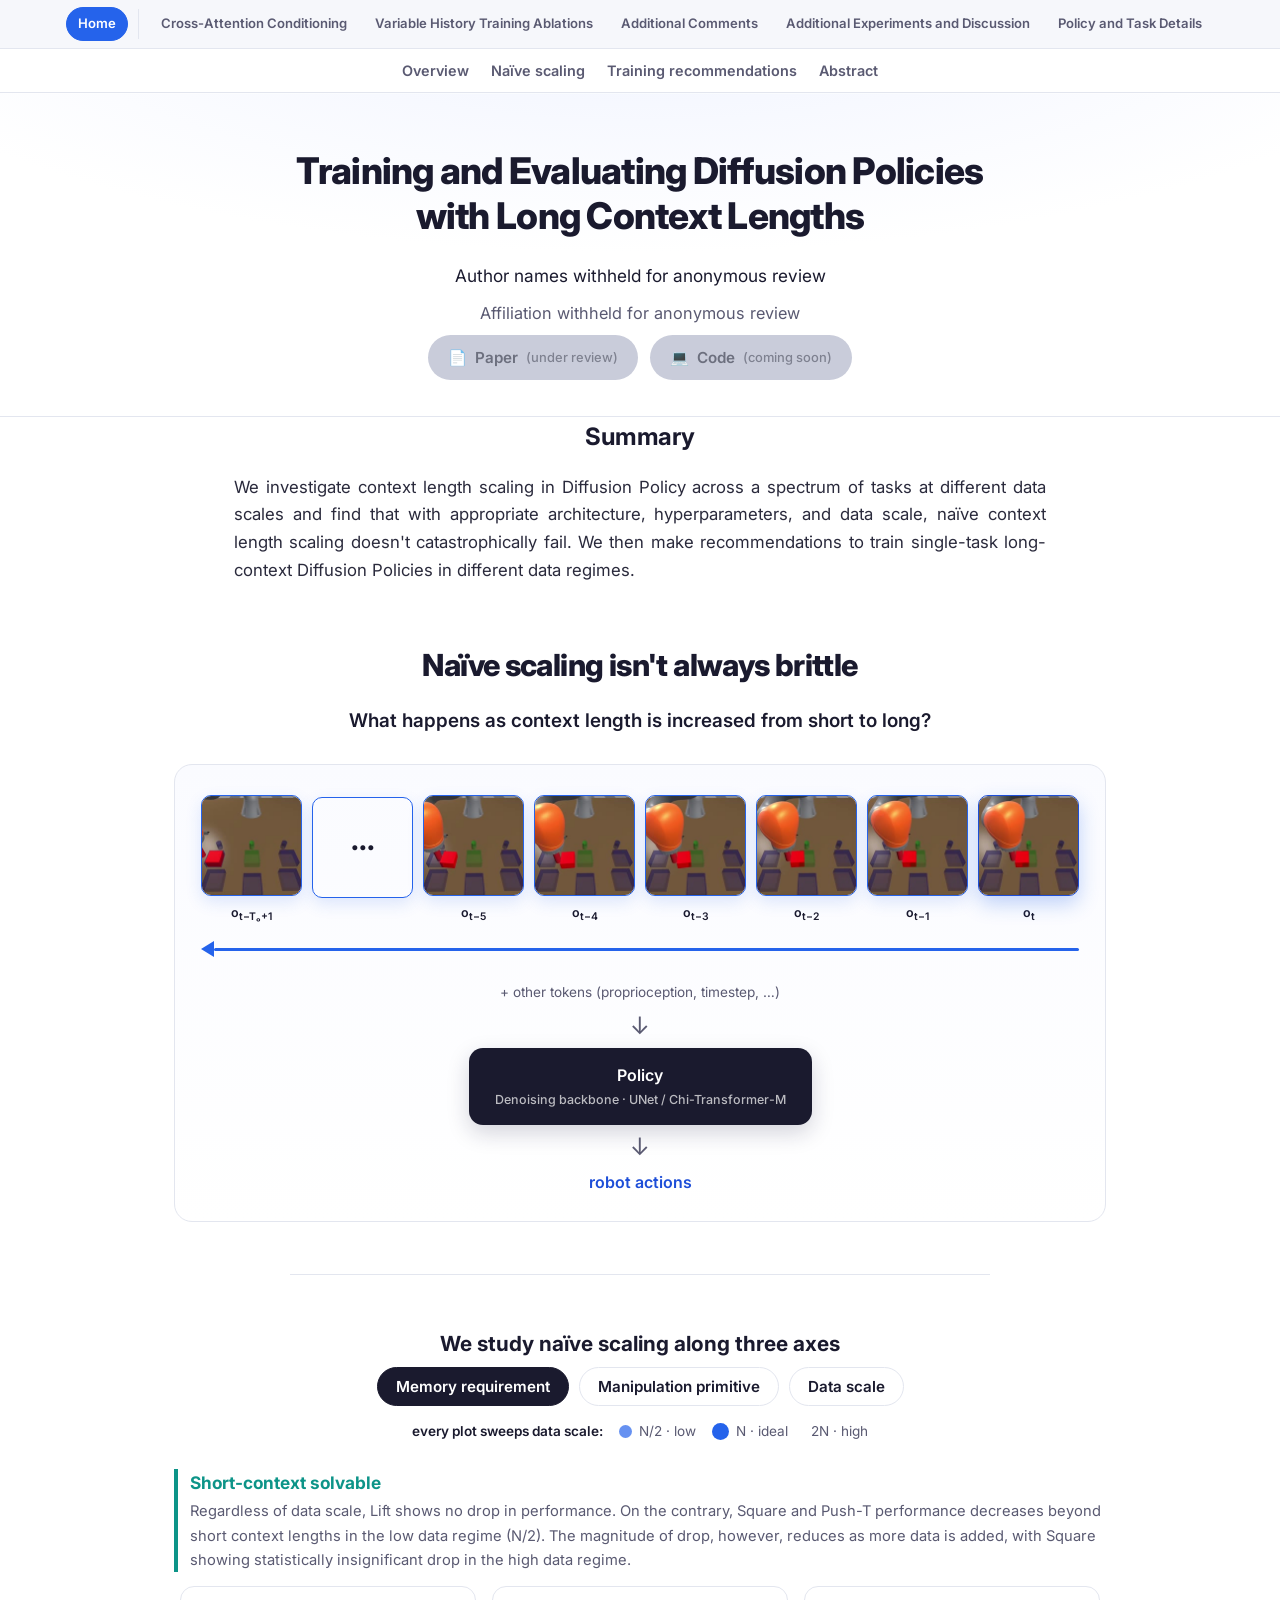
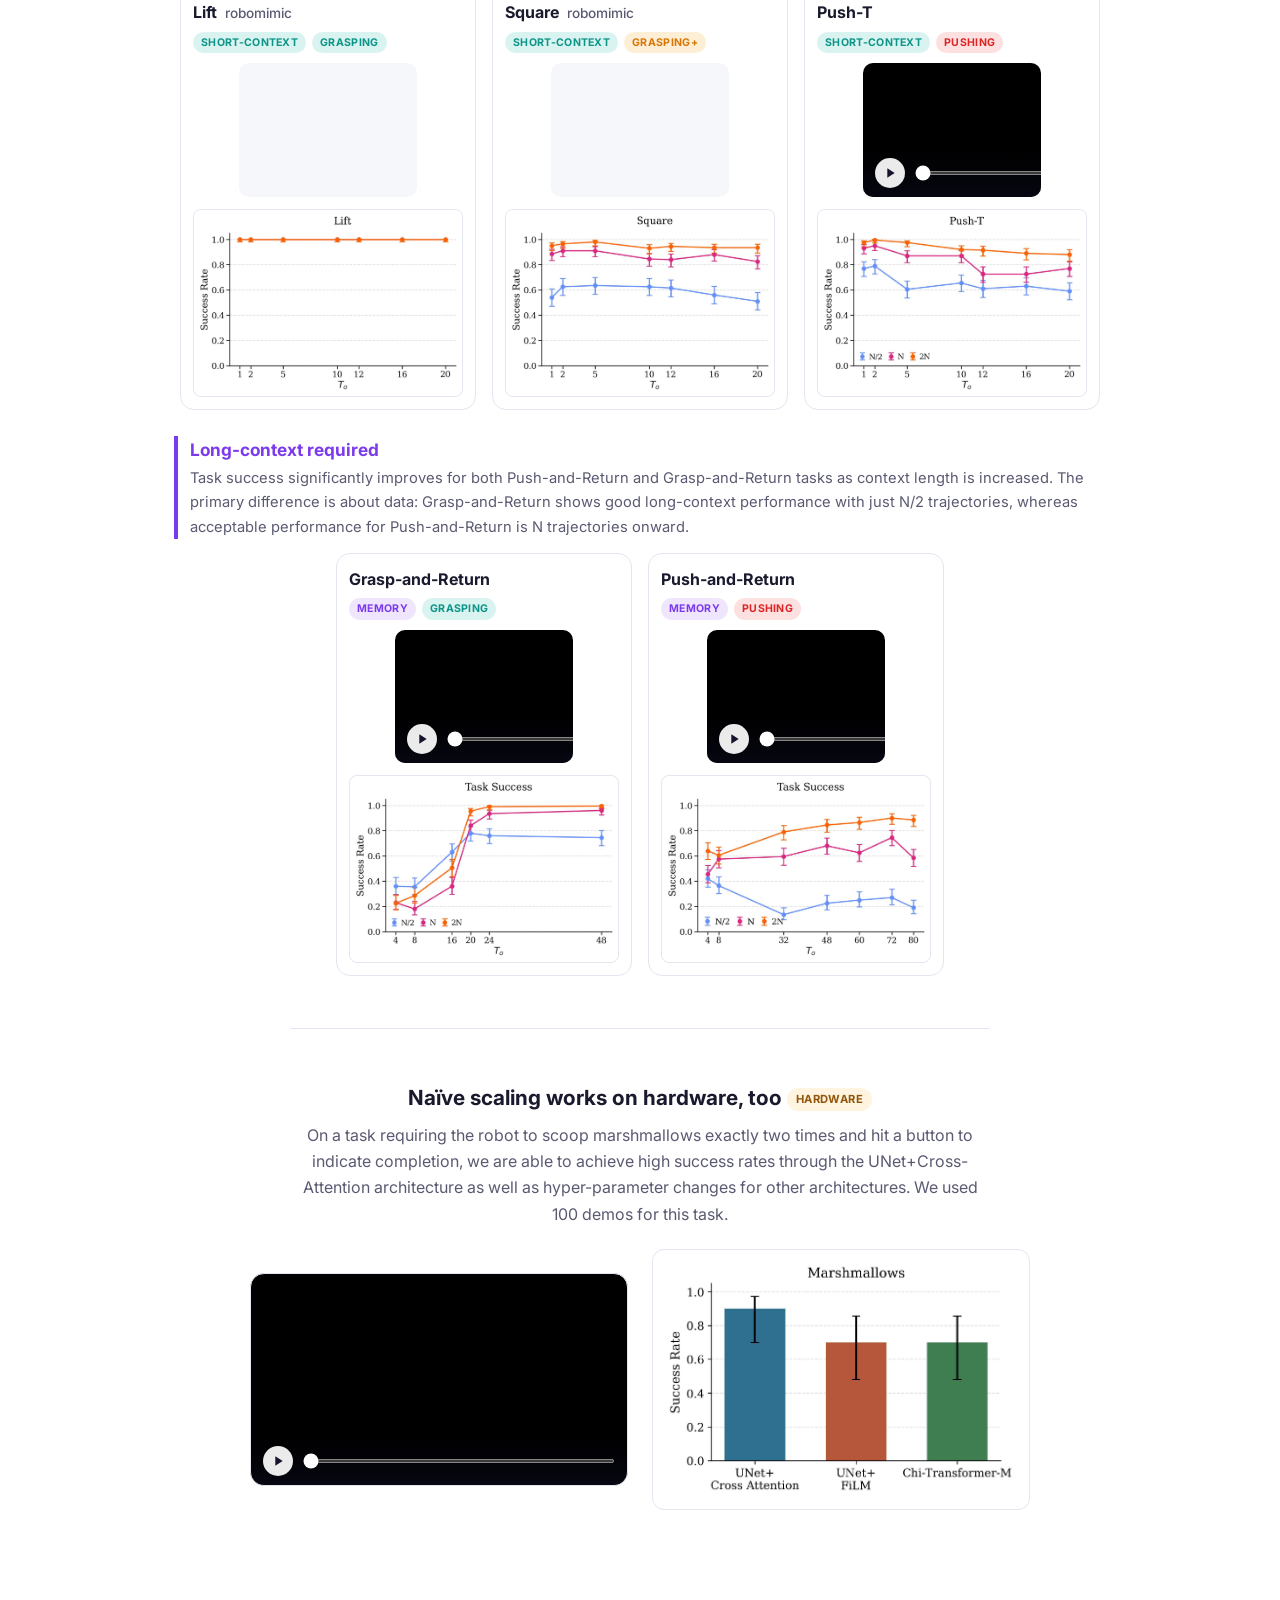
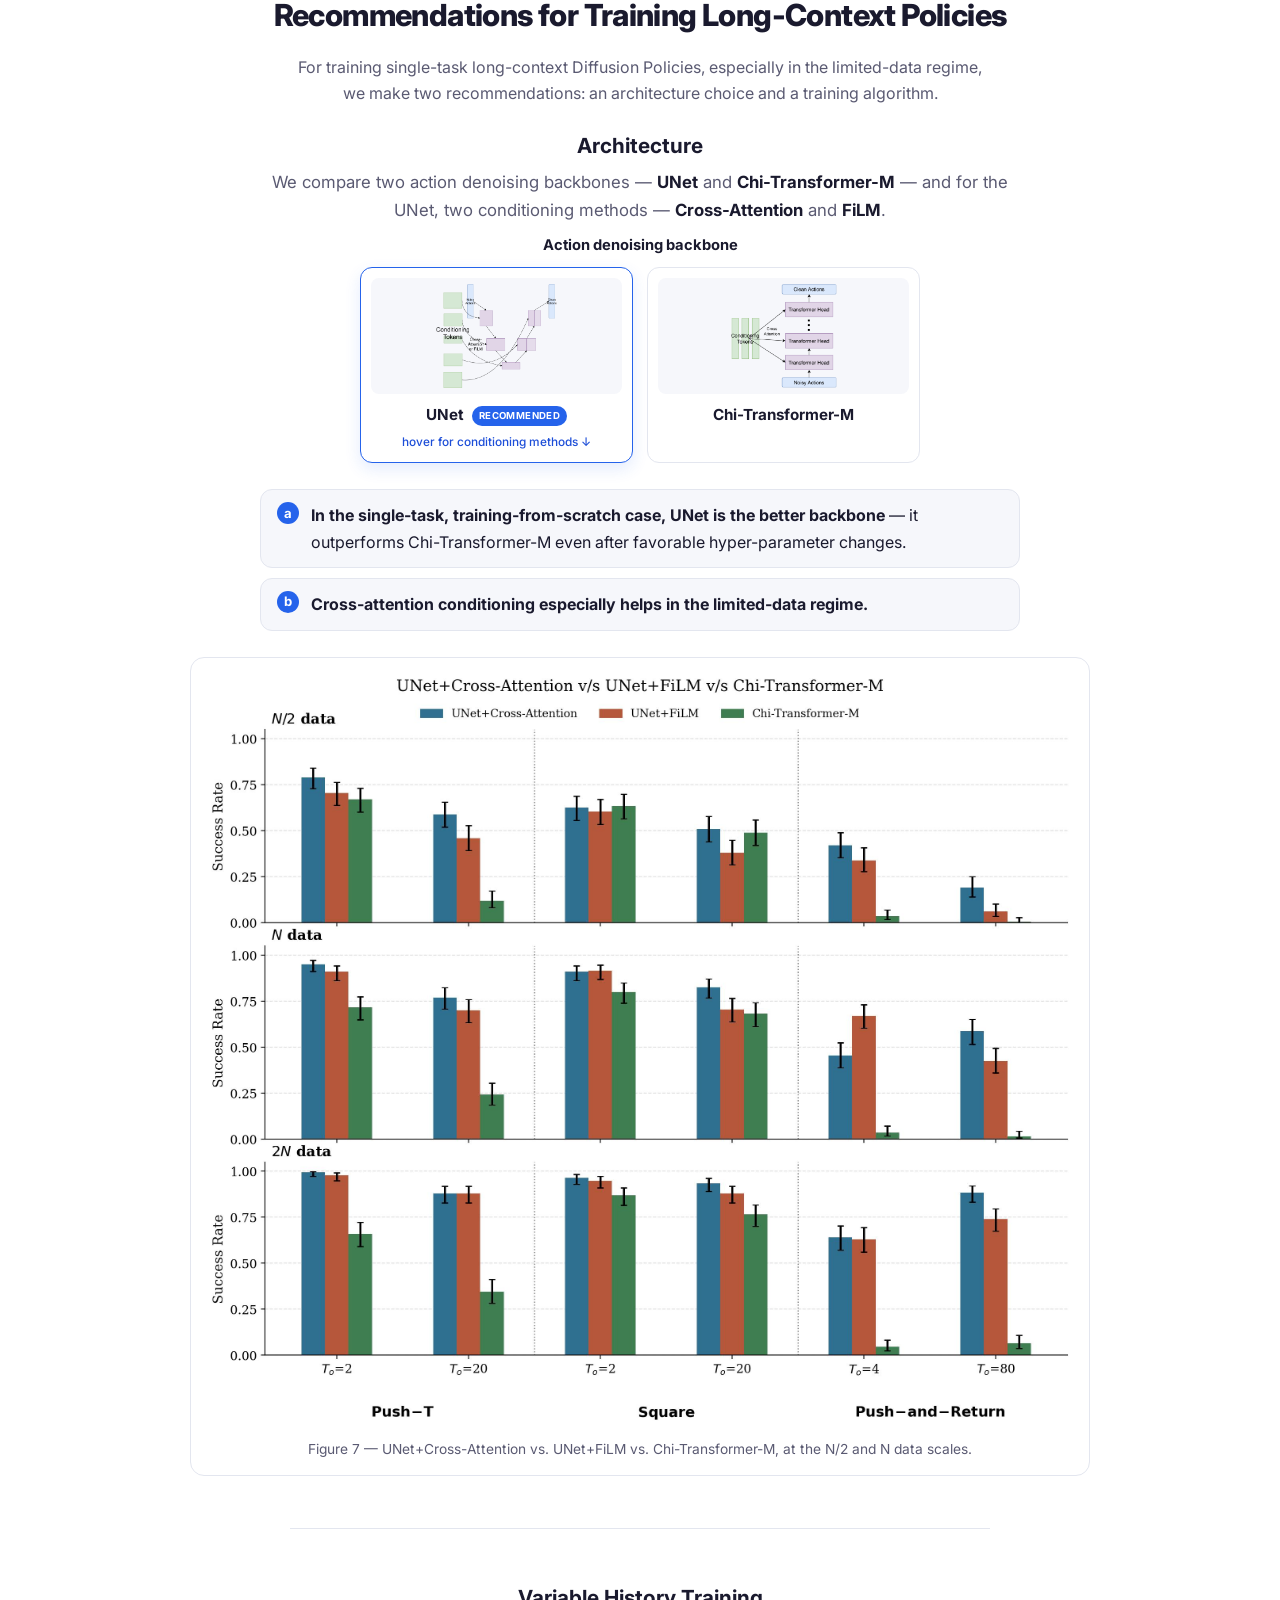
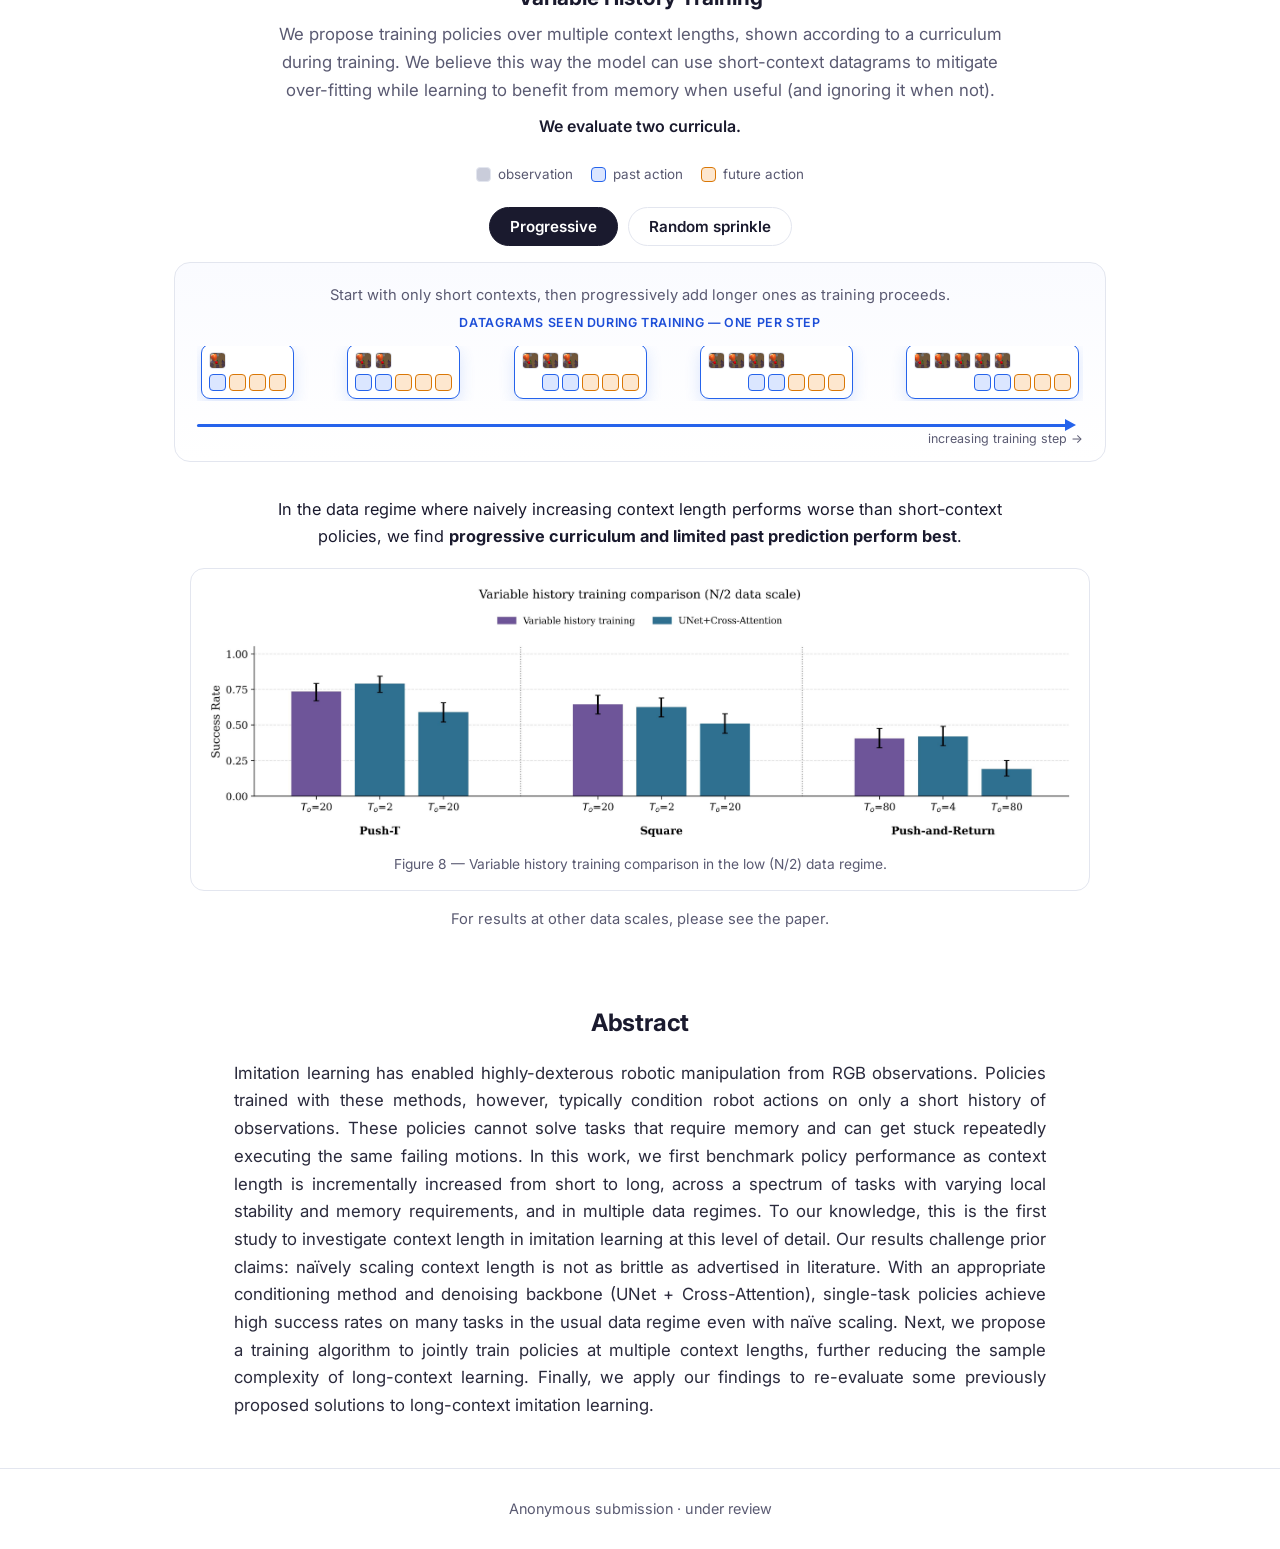
<file: index.html>
<!DOCTYPE html>
<html lang="en">
<head>
  <meta charset="UTF-8" />
  <meta name="viewport" content="width=device-width, initial-scale=1.0" />
  <meta name="robots" content="noindex" />
  <title>Training and Evaluating Diffusion Policies with Long Context Lengths</title>
  <meta name="description" content="Benchmarking and training diffusion policies for imitation learning across short-to-long context lengths." />

  <!-- Open Graph / social preview -->
  <meta property="og:title" content="Training and Evaluating Diffusion Policies with Long Context Lengths" />
  <meta property="og:description" content="Benchmarking and training diffusion policies for imitation learning across short-to-long context lengths." />
  <meta property="og:type" content="website" />

  <link rel="preconnect" href="https://fonts.googleapis.com" />
  <link rel="preconnect" href="https://fonts.gstatic.com" crossorigin />
  <link href="https://fonts.googleapis.com/css2?family=Inter:wght@400;500;600;700;800&display=swap" rel="stylesheet" />
  <link rel="stylesheet" href="style.css" />
  <link rel="stylesheet" href="appendix.css" />
</head>
<body>
  <!-- Sticky top bar: notice + section jump-nav -->
  <div class="topbar">
    <nav class="sitenav" aria-label="Appendix navigation">
      <a href="index.html" aria-current="page">Home</a>
      <span class="sep"></span>
      <a href="cac.html">Cross-Attention Conditioning</a>
      <a href="vht.html">Variable History Training Ablations</a>
      <a href="ac.html">Additional Comments</a>
      <a href="appendix-experiments-discussion.html">Additional Experiments and Discussion</a>
      <a href="appendix-policy-task-details.html">Policy and Task Details</a>
    </nav>
    <nav class="jumpnav" aria-label="Section navigation">
      <a href="#overview">Overview</a>
      <a href="#naive-scaling">Naïve scaling</a>
      <a href="#recommendations">Training recommendations</a>
      <a href="#abstract">Abstract</a>
    </nav>
  </div>

  <header class="hero">
    <div class="container">
      <h1 class="title"><span class="title-line">Training and Evaluating Diffusion Policies</span> <span class="title-line">with Long Context Lengths</span></h1>

      <div class="authors">
        <span class="author">Author names withheld for anonymous review</span>
      </div>

      <div class="affiliations">
        <span>Affiliation withheld for anonymous review</span>
      </div>

      <nav class="links">
        <a class="btn btn-disabled" aria-disabled="true">
          <span class="btn-icon">📄</span> Paper <span class="soon">(under review)</span>
        </a>
        <a class="btn btn-disabled" aria-disabled="true">
          <span class="btn-icon">💻</span> Code <span class="soon">(coming soon)</span>
        </a>
      </nav>
    </div>
  </header>

  <main class="container">
    <section class="abstract" id="overview">
      <h2>Summary</h2>
      <p>
        We investigate context length scaling in Diffusion Policy across a spectrum of
        tasks at different data scales and find that with appropriate architecture,
        hyperparameters, and data scale, naïve context length scaling doesn't catastrophically
        fail. We then make recommendations to train single-task long-context Diffusion Policies
        in different data regimes.
      </p>
    </section>

  </main>

  <!-- ======== Naïve-scaling section ======== -->
  <section class="naive-scaling" id="naive-scaling">
    <div class="ns-inner">

      <!-- section opener: context-length animation -->
      <h2 class="sec-title">Naïve scaling isn't always brittle</h2>
      <p class="sec-question">What happens as context length is increased from short to long?</p>

      <div class="ctx-anim">
        <div class="strip" id="strip"></div>
        <div class="qarrow"><div class="qline"><div class="qtrack" id="qtrack"><span class="qhead"></span><span class="qbar"></span></div></div></div>
        <div class="flow">
          <div class="merge">+ other tokens (proprioception, timestep, &hellip;)</div>
          <div class="down">&darr;</div>
          <div class="policy-box">Policy<small>Denoising backbone &middot; UNet / Chi-Transformer-M</small></div>
          <div class="down">&darr;</div>
          <div class="actions-out">robot actions</div>
        </div>
      </div>

      <div class="divider"></div>

      <!-- axis explorer -->
      <h3 class="block-title">We study naïve scaling along three axes</h3>

      <div class="axis-tabs" id="axisTabs">
        <button class="axis-tab" data-axis="memory">Memory requirement</button>
        <button class="axis-tab" data-axis="primitive">Manipulation primitive</button>
        <button class="axis-tab" data-axis="data">Data scale</button>
      </div>
      <div class="scale-legend">
        <span style="font-weight:600;color:var(--fg);">every plot sweeps data scale:</span>
        <span class="lg"><span class="ld"></span>N/2 · low</span>
        <span class="lg"><span class="ld"></span>N · ideal</span>
        <span class="lg"><span class="ld"></span>2N · high</span>
      </div>

      <div id="results"></div>

      <div class="divider"></div>

      <!-- hardware -->
      <h3 class="block-title">Naïve scaling works on hardware, too <span class="badge">hardware</span></h3>
      <p class="block-lead">On a task requiring the robot to scoop marshmallows exactly two times and hit a button
        to indicate completion, we are able to achieve high success rates through the UNet+Cross-Attention
        architecture as well as hyper-parameter changes for other architectures. We used 100 demos for this task.</p>
      <div class="hw">
        <div class="vid"><video class="with-controls" src="videos/hardware_unet_cross_success.mp4" autoplay loop muted playsinline></video></div>
        <div class="hw-plot"><img src="media/plots/hardware_marshmallows.jpg" alt="Marshmallows hardware success rate by architecture: UNet+Cross-Attention, UNet+FiLM, Chi-Transformer-M"></div>
      </div>

    </div>
  </section>

  <!-- ======== Recommendations for Training ======== -->
  <section class="recommendations" id="recommendations">
    <div class="ns-inner">
      <h2 class="sec-title">Recommendations for Training Long-Context Policies</h2>
      <p class="block-lead">For training single-task long-context Diffusion Policies, especially in the
        limited-data regime, we make two recommendations: an architecture choice and a training algorithm.</p>

      <!-- Architecture subsection -->
      <h3 class="block-title">Architecture</h3>
      <p class="sec-lead">We compare two action denoising backbones &mdash; <b>UNet</b> and <b>Chi-Transformer-M</b> &mdash; and for
        the UNet, two conditioning methods &mdash; <b>Cross-Attention</b> and <b>FiLM</b>.</p>

      <div class="arch-diagram">
        <div class="arch-glabel">Action denoising backbone</div>
        <div class="arch-backbones">
          <figure class="arch-card best arch-unet" id="archUnet" tabindex="0" aria-expanded="false">
            <div class="arch-img"><img src="media/arch/unet.png" alt="UNet denoising backbone"></div>
            <figcaption>UNet <span class="arch-badge">recommended</span></figcaption>
            <div class="arch-hint">hover for conditioning methods &darr;</div>
          </figure>
          <figure class="arch-card">
            <div class="arch-img"><img src="media/arch/dit.png" alt="Chi-Transformer-M denoising backbone"></div>
            <figcaption>Chi-Transformer-M</figcaption>
          </figure>
        </div>

        <div class="arch-cond-panel" id="archCondPanel">
          <div class="arch-glabel">Conditioning method <span>(for UNet)</span></div>
          <div class="arch-cards">
            <figure class="arch-card best">
              <div class="arch-img"><img src="media/arch/cross_attention.png" alt="Cross-attention conditioning"></div>
              <figcaption>Cross-Attention <span class="arch-badge">recommended</span></figcaption>
            </figure>
            <figure class="arch-card">
              <div class="arch-img"><img src="media/arch/film.png" alt="FiLM conditioning"></div>
              <figcaption>FiLM</figcaption>
            </figure>
          </div>
        </div>
      </div>

      <div class="arch-takeaways">
        <div class="arch-take"><span class="arch-take-k">a</span><span><b>In the single-task, training-from-scratch case, UNet is the better backbone</b> &mdash; it outperforms Chi-Transformer-M even after favorable hyper-parameter changes.</span></div>
        <div class="arch-take"><span class="arch-take-k">b</span><span><b>Cross-attention conditioning especially helps in the limited-data regime.</b></span></div>
      </div>

      <figure class="vh-fig">
        <img src="media/plots/architecture_compare.jpg" alt="UNet+Cross-Attention vs UNet+FiLM vs Chi-Transformer-M success rates across Push-T, Square, Push-and-Return at the N/2 and N data scales">
        <figcaption>Figure 7 &mdash; UNet+Cross-Attention vs. UNet+FiLM vs. Chi-Transformer-M, at the N/2 and N data scales.</figcaption>
      </figure>

      <div class="divider"></div>

      <!-- Variable History Training subsection -->
      <h3 class="block-title">Variable History Training</h3>
      <p class="sec-lead">We propose training policies over multiple context lengths, shown according to a curriculum
        during training. We believe this way the model can use short-context datagrams to mitigate over-fitting while
        learning to benefit from memory when useful (and ignoring it when not).</p>
      <p class="eval-line">We evaluate two curricula.</p>

      <div class="legend">
        <span class="lk"><span class="sw obs"></span>observation</span>
        <span class="lk"><span class="sw past"></span>past action</span>
        <span class="lk"><span class="sw future"></span>future action</span>
      </div>

      <div class="tabs" id="vhTabs">
        <button class="tab" data-key="prog">Progressive</button>
        <button class="tab" data-key="spr">Random sprinkle</button>
      </div>

      <div class="curr">
        <p class="curr-desc" id="vhDesc"></p>
        <div class="train-label">datagrams seen during training &mdash; one per step</div>
        <div class="track" id="vhTrack"></div>
        <div class="axis"><div class="line"></div><div class="prog" id="vhProg"></div><div class="head" id="vhHead"></div><div class="lbl">increasing training step &rarr;</div></div>
      </div>

      <div class="vh-result">
        <p class="vh-take">In the data regime where naively increasing context length performs worse than short-context
          policies, we find <b>progressive curriculum and limited past prediction perform best</b>.</p>
        <figure class="vh-fig">
          <img src="media/plots/variable_history_halfN.jpg" alt="Variable history training vs UNet+Cross-Attention at N/2 data scale for Push-T, Square, and Push-and-Return">
          <figcaption>Figure 8 &mdash; Variable history training comparison in the low (N/2) data regime.</figcaption>
        </figure>
        <p class="vh-more">For results at other data scales, please see the paper.</p>
      </div>

    </div>
  </section>

  <main class="container">
    <section class="abstract" id="abstract">
      <h2>Abstract</h2>
      <p>
        Imitation learning has enabled highly-dexterous robotic manipulation from RGB
        observations. Policies trained with these methods, however, typically condition
        robot actions on only a short history of observations. These policies cannot solve
        tasks that require memory and can get stuck repeatedly executing the same failing
        motions. In this work, we first benchmark policy performance as context length is
        incrementally increased from short to long, across a spectrum of tasks with varying
        local stability and memory requirements, and in multiple data regimes. To our
        knowledge, this is the first study to investigate context length in imitation
        learning at this level of detail. Our results challenge prior claims: naïvely scaling
        context length is not as brittle as advertised in literature. With an appropriate
        conditioning method and denoising backbone (UNet&nbsp;+&nbsp;Cross-Attention),
        single-task policies achieve high success rates on many tasks in the usual data
        regime even with naïve scaling. Next, we propose a training algorithm to jointly
        train policies at multiple context lengths, further reducing the sample complexity
        of long-context learning. Finally, we apply our findings to re-evaluate some
        previously proposed solutions to long-context imitation learning.
      </p>
    </section>
  </main>

  <footer class="site-footer">
    <div class="container">
      <p>Anonymous submission &middot; under review</p>
    </div>
  </footer>

  <script>
    /* ---------- context-length animation ---------- */
    var SLOTS=[{img:'media/anim/obs_1.jpg',label:'t&minus;T&#8338;+1'},{ellipsis:true},{img:'media/anim/obs_3.jpg',label:'t&minus;5'},{img:'media/anim/obs_4.jpg',label:'t&minus;4'},{img:'media/anim/obs_5.jpg',label:'t&minus;3'},{img:'media/anim/obs_6.jpg',label:'t&minus;2'},{img:'media/anim/obs_7.jpg',label:'t&minus;1'},{img:'media/anim/obs_8.jpg',label:'t'}];
    var N=SLOTS.length,strip=document.getElementById('strip'),qtrack=document.getElementById('qtrack'),slots=[];
    SLOTS.forEach(function(d){var s=document.createElement('div');s.className='slot';s.innerHTML=d.ellipsis?'<div class="frame ell">&middot;&middot;&middot;</div><div class="tstamp">&nbsp;</div>':'<div class="frame"><img src="'+d.img+'" alt=""></div><div class="tstamp">o<sub>'+d.label+'</sub></div>';strip.appendChild(s);slots.push(s);});
    var k=0;
    function step(){k=k%N+1;var f=N-k;for(var i=0;i<N;i++){slots[i].classList.toggle('active',i>=f);slots[i].classList.toggle('newest',i===N-1);}if(k===1){qtrack.style.transition='none';qtrack.style.width=(100/N)+'%';void qtrack.offsetWidth;qtrack.style.transition='';}else{qtrack.style.width=(k/N*100)+'%';}}
    var STEP_MS=480,HOLD_MS=950,timer;
    function tick(){if(k===N){clearInterval(timer);setTimeout(function(){step();start();},HOLD_MS);}else step();}
    function start(){timer=setInterval(tick,STEP_MS);}
    step();start();

    /* ---------- task data ---------- */
    var TASKS=[
      {key:'lift',name:'Lift',sub:'robomimic',video:'media/tasks/lift.mp4',plot:'media/plots/lift_cross_data_scaling.jpg',mem:'short',prim:'easy',small:true},
      {key:'square',name:'Square',sub:'robomimic',video:'media/tasks/square.mp4',plot:'media/plots/square_cross_data_scaling.jpg',mem:'short',prim:'medium',small:true},
      {key:'pusht',name:'Push-T',sub:'',video:'media/tasks/push_t.mp4',plot:'media/plots/push_t_cross_data_scaling.jpg',mem:'short',prim:'hard'},
      {key:'gar',name:'Grasp-and-Return',sub:'',video:'media/tasks/grasp_and_return.mp4',plot:'media/plots/grasp_and_return_cross_task_success_data_scaling.jpg',mem:'long',prim:'easy'},
      {key:'par',name:'Push-and-Return',sub:'',video:'media/tasks/push_and_return.mp4',plot:'media/plots/push_and_return_strong_cross_task_success_data_scaling.jpg',mem:'long',prim:'hard'}
    ];
    var MEMLABEL={short:'short-context',long:'memory'};
    var PRIMLABEL={easy:'grasping',medium:'grasping+',hard:'pushing'};

    var AXES={
      memory:{label:'Memory requirement',field:'mem',groups:[
        {id:'short',title:'Short-context solvable',color:'var(--short)',take:'Regardless of data scale, Lift shows no drop in performance. On the contrary, Square and Push-T performance decreases beyond short context lengths in the low data regime (N/2). The magnitude of drop, however, reduces as more data is added, with Square showing statistically insignificant drop in the high data regime.'},
        {id:'long',title:'Long-context required',color:'var(--long)',take:'Task success significantly improves for both Push-and-Return and Grasp-and-Return tasks as context length is increased. The primary difference is about data: Grasp-and-Return shows good long-context performance with just N/2 trajectories, whereas acceptable performance for Push-and-Return is N trajectories onward.'}
      ]},
      primitive:{label:'Manipulation primitive',field:'prim',groups:[
        {id:'easy',title:'Stable grasping · easy',color:'var(--easy)',take:'Locally stable, prehensile tasks are the most sample-efficient — favorable long-context trends even at N/2.'},
        {id:'medium',title:'Grasping + more · medium',color:'var(--medium)',take:'Square sits in between: a low-data drop that is largely recovered as data grows.'},
        {id:'hard',title:'Pushing · locally unstable',color:'var(--hard)',take:'Locally unstable pushing is the most data-hungry; long-context success demands more demonstrations.'}
      ]},
      data:{label:'Data scale',field:null,groups:[
        {id:'all',title:'All tasks · N/2 → N → 2N',color:'var(--accent)',take:'Across tasks, long-context performance increases as data is scaled. While the low data regime shows drop in performance for some tasks, naïve scaling largely works fine in the ideal and high data regime in most cases.'}
      ]}
    };

    /* build persistent task cards once (moving them never reloads the videos) */
    var cardMap={};
    TASKS.forEach(function(t){
      var c=document.createElement('div');c.className='task-card';
      c.innerHTML=
        '<div class="tc-name">'+t.name+(t.sub?' <span class="tc-sub">'+t.sub+'</span>':'')+'</div>'+
        '<div class="tc-tags"><span class="chip mem-'+t.mem+'">'+MEMLABEL[t.mem]+'</span>'+
          '<span class="chip p-'+t.prim+'">'+PRIMLABEL[t.prim]+'</span></div>'+
        '<div class="tc-vid'+(t.small?' small-vid':'')+'"><video '+(t.small?'':'class="with-controls" ')+'src="'+t.video+'" autoplay loop muted playsinline></video></div>'+
        '<div class="tc-plot"><img src="'+t.plot+'" alt="'+t.name+' success vs context length at N/2, N, 2N"></div>';
      cardMap[t.key]=c;
    });

    var results=document.getElementById('results');
    function render(axisKey){
      var axis=AXES[axisKey];
      results.innerHTML='';
      axis.groups.forEach(function(g){
        var members=TASKS.filter(function(t){return axis.field===null||t[axis.field]===g.id;});
        var gd=document.createElement('div');gd.className='group';gd.style.setProperty('--gc',g.color);
        gd.innerHTML='<div class="group-head"><span class="group-title" style="color:'+g.color+'">'+g.title+'</span><span class="group-take">'+g.take+'</span></div><div class="card-row"></div>';
        var rowEl=gd.querySelector('.card-row');
        members.forEach(function(t){rowEl.appendChild(cardMap[t.key]);});
        results.appendChild(gd);
      });
      Array.prototype.forEach.call(document.querySelectorAll('.axis-tab'),function(b){b.classList.toggle('active',b.dataset.axis===axisKey);});
    }
    Array.prototype.forEach.call(document.querySelectorAll('.axis-tab'),function(b){
      b.addEventListener('mouseenter',function(){render(b.dataset.axis);});
      b.addEventListener('click',function(){render(b.dataset.axis);});
    });
    render('memory');

    /* ---------- muted policy + custom controls (play/pause + seek; no unmute) ---------- */
    var PLAY='<svg viewBox="0 0 24 24" width="16" height="16" aria-hidden="true"><path fill="currentColor" d="M8 5v14l11-7z"/></svg>';
    var PAUSE='<svg viewBox="0 0 24 24" width="16" height="16" aria-hidden="true"><path fill="currentColor" d="M6 5h4v14H6zM14 5h4v14h-4z"/></svg>';
    function wire(v){
      v.muted=true;v.defaultMuted=true;v.removeAttribute('controls');
      v.addEventListener('volumechange',function(){if(!v.muted)v.muted=true;});
      if(!v.classList.contains('with-controls')||v.dataset.wired)return;
      v.dataset.wired='1';
      var bar=document.createElement('div');bar.className='video-controls';
      var btn=document.createElement('button');btn.type='button';btn.className='vc-btn';btn.setAttribute('aria-label','Play or pause');
      function sync(){btn.innerHTML=v.paused?PLAY:PAUSE;}
      btn.addEventListener('click',function(){v.paused?v.play():v.pause();});
      v.addEventListener('play',sync);v.addEventListener('pause',sync);
      var seek=document.createElement('input');seek.type='range';seek.className='vc-seek';seek.min=0;seek.max=1000;seek.value=0;seek.setAttribute('aria-label','Seek');
      var scrub=false;
      seek.addEventListener('input',function(){if(v.duration)v.currentTime=seek.value/1000*v.duration;});
      seek.addEventListener('pointerdown',function(){scrub=true;});window.addEventListener('pointerup',function(){scrub=false;});
      v.addEventListener('timeupdate',function(){if(!scrub&&v.duration)seek.value=v.currentTime/v.duration*1000;});
      bar.appendChild(btn);bar.appendChild(seek);v.parentElement.appendChild(bar);sync();
    }
    Array.prototype.forEach.call(document.querySelectorAll('video'),wire);
  </script>

  <script>
    /* ---------- Variable History Training: datagram curricula ---------- */
    (function(){
      var FRAMES=['media/anim/obs_4.jpg','media/anim/obs_5.jpg','media/anim/obs_6.jpg','media/anim/obs_7.jpg','media/anim/obs_8.jpg'];
      var PAST_MAX=2, FUTURE=3;
      function datagram(m){
        var dg=document.createElement('div');dg.className='dg';
        var obs='<div class="dg-row">';
        for(var i=0;i<m;i++){var fi=FRAMES.length-m+i; if(fi<0)fi=i%FRAMES.length; obs+='<div class="cell obs"><img src="'+FRAMES[fi]+'" alt=""></div>';}
        obs+='</div>';
        var past=Math.min(PAST_MAX,m);
        var act='<div class="dg-row">';
        for(var e=0;e<m-past;e++) act+='<div class="cell empty"></div>';     // spacers under older observations
        for(var p=0;p<past;p++) act+='<div class="cell past"></div>';        // past actions under most recent obs
        for(var f=0;f<FUTURE;f++) act+='<div class="cell future"></div>';    // future actions beyond current time
        act+='</div>';
        dg.innerHTML=obs+act;
        return dg;
      }
      var CURRICULA={
        prog:{desc:'Start with only short contexts, then progressively add longer ones as training proceeds.',lengths:[1,2,3,4,5]},
        spr:{desc:'Mostly train at the full context length, with shorter contexts sprinkled in at random (p ≈ 0.8 full).',lengths:[5,5,2,5,3]}
      };
      var track=document.getElementById('vhTrack'), prog=document.getElementById('vhProg'),
          head=document.getElementById('vhHead'), axis=prog.parentElement, currDesc=document.getElementById('vhDesc');
      var items=[], frac=0, RATE=0.012, HOLD=900, holding=false;
      function build(key){
        currDesc.textContent=CURRICULA[key].desc;
        track.innerHTML=''; items=[];
        CURRICULA[key].lengths.forEach(function(m,idx){
          var dg=datagram(m); dg.dataset.center=((idx+0.6)/CURRICULA[key].lengths.length).toFixed(3);
          track.appendChild(dg); items.push(dg);
        });
        frac=0; holding=false;
        Array.prototype.forEach.call(document.querySelectorAll('#vhTabs .tab'),function(b){b.classList.toggle('active',b.dataset.key===key);});
      }
      function loop(){
        if(holding||!items.length) return;
        frac+=RATE; var done=frac>=1; if(done)frac=1;
        var w=axis.clientWidth-16;
        prog.style.width=(frac*w)+'px'; head.style.left=(frac*w)+'px';
        items.forEach(function(dg){dg.classList.toggle('on', frac>=parseFloat(dg.dataset.center));});
        if(done){holding=true;setTimeout(function(){frac=0;holding=false;items.forEach(function(dg){dg.classList.remove('on');});},HOLD);}
      }
      setInterval(loop,40);
      Array.prototype.forEach.call(document.querySelectorAll('#vhTabs .tab'),function(b){
        b.addEventListener('mouseenter',function(){build(b.dataset.key);});
        b.addEventListener('click',function(){build(b.dataset.key);});
      });
      build('prog');
    })();
  </script>

  <script>
    /* ---------- Architecture: reveal UNet conditioning methods on hover/tap ---------- */
    (function(){
      var unet=document.getElementById('archUnet'), panel=document.getElementById('archCondPanel');
      if(!unet||!panel) return;
      var pinned=false;
      function show(v){ panel.classList.toggle('show', v); unet.classList.toggle('open', v); unet.setAttribute('aria-expanded', v?'true':'false'); }
      unet.addEventListener('mouseenter', function(){ show(true); });
      unet.addEventListener('mouseleave', function(){ if(!pinned) show(false); });
      unet.addEventListener('focus', function(){ show(true); });
      unet.addEventListener('blur', function(){ if(!pinned) show(false); });
      unet.addEventListener('click', function(){ pinned=!pinned; show(pinned); });
      unet.addEventListener('keydown', function(e){ if(e.key==='Enter'||e.key===' '){ e.preventDefault(); pinned=!pinned; show(pinned); } });
    })();
  </script>
</body>
</html>
</file>
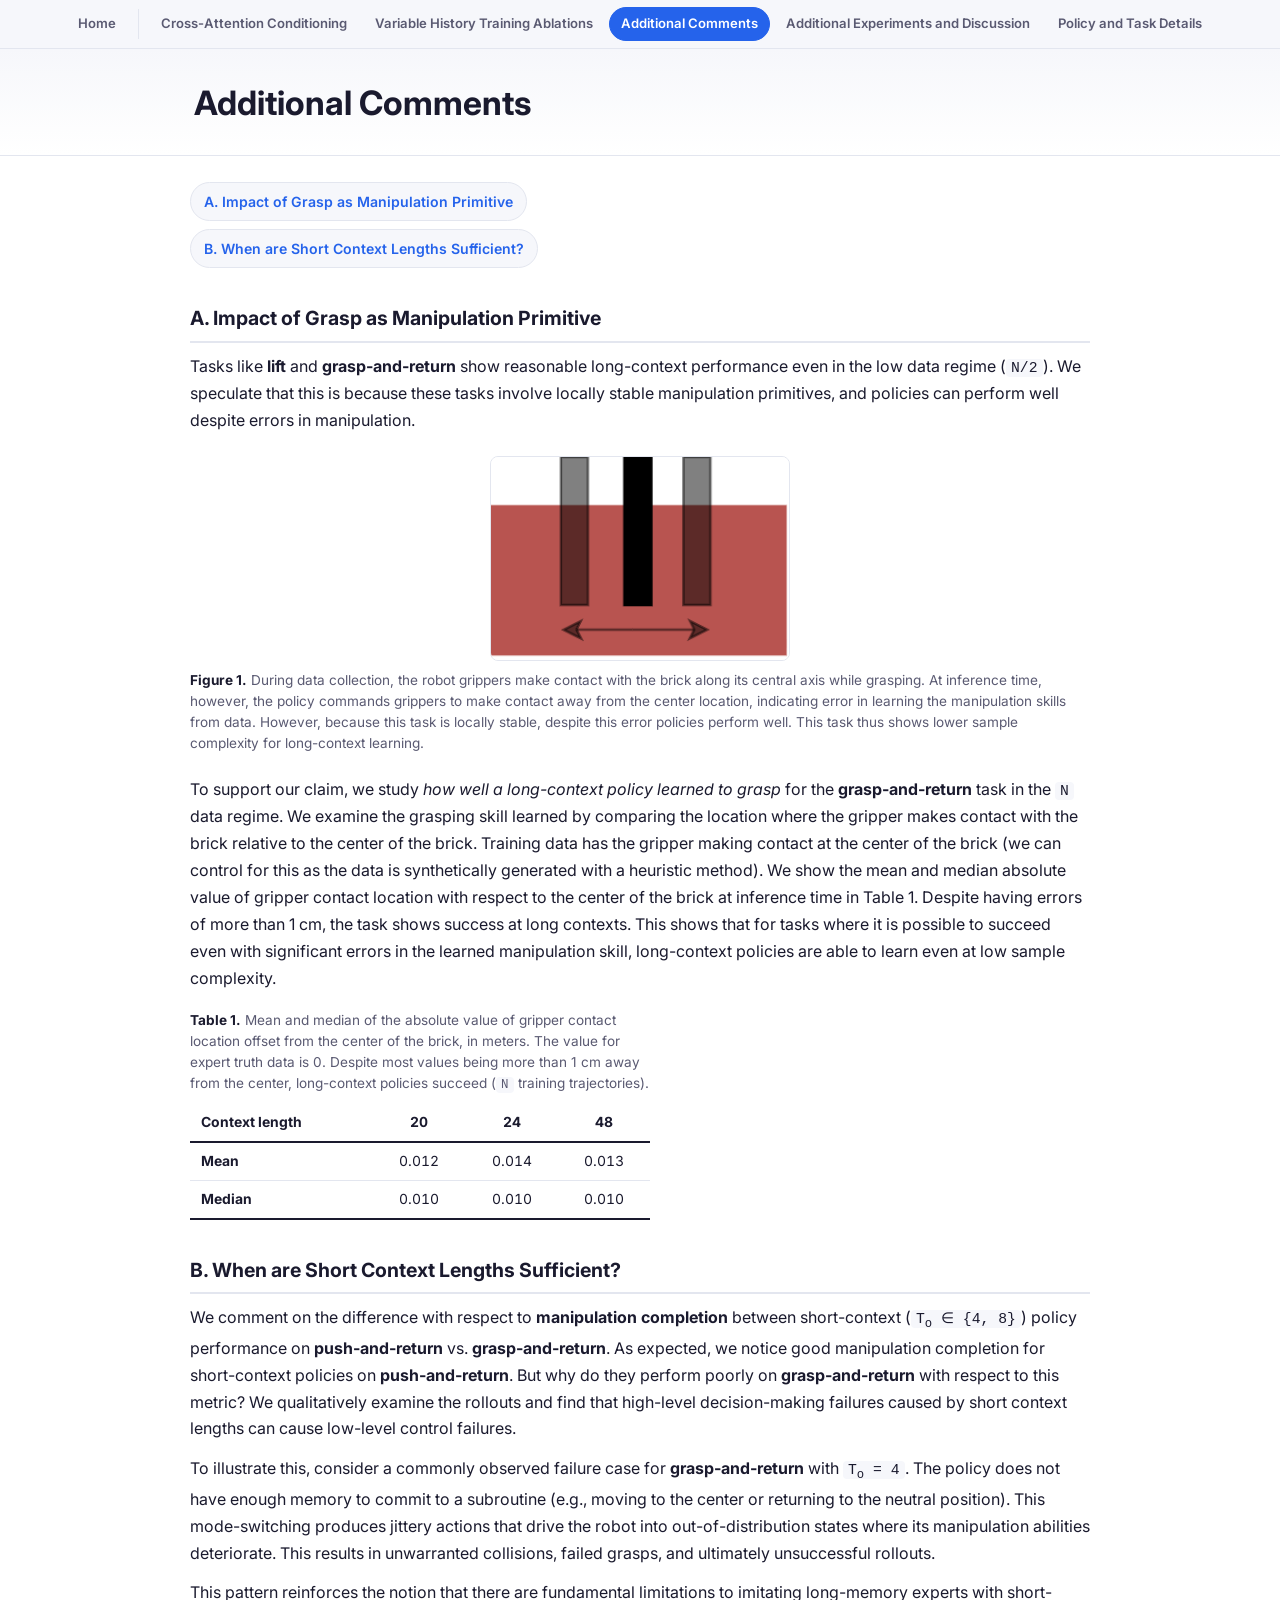
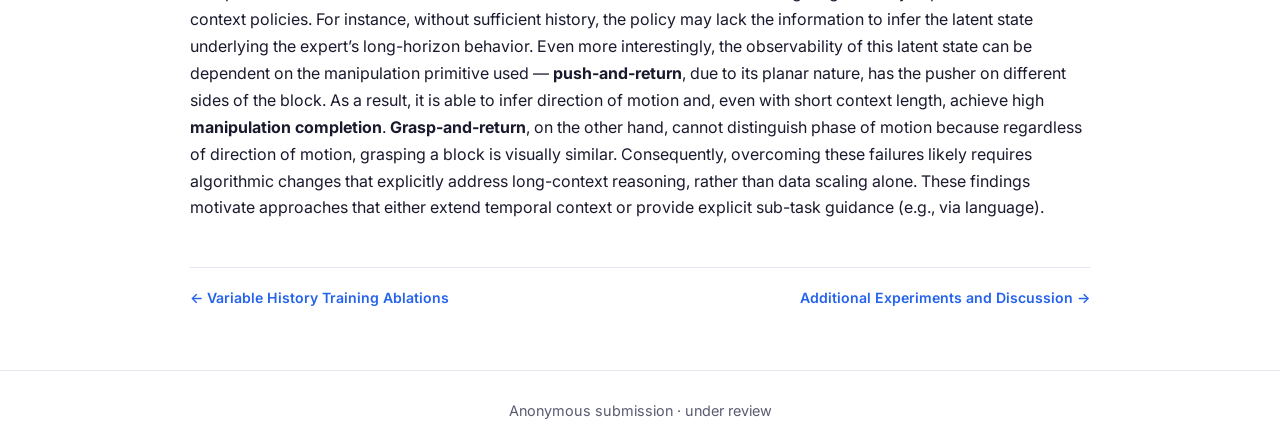
<file: ac.html>
<!DOCTYPE html>
<html lang="en">
<head>
  <meta charset="UTF-8" />
  <meta name="viewport" content="width=device-width, initial-scale=1.0" />
  <meta name="robots" content="noindex" />
  <title>Additional Comments</title>
  <link rel="preconnect" href="https://fonts.googleapis.com" />
  <link rel="preconnect" href="https://fonts.gstatic.com" crossorigin />
  <link href="https://fonts.googleapis.com/css2?family=Inter:wght@400;500;600;700;800&display=swap" rel="stylesheet" />
  <link rel="stylesheet" href="style.css" />
  <link rel="stylesheet" href="appendix.css" />
</head>
<body>
  <div class="topbar">
    <nav class="sitenav" aria-label="Appendix navigation">
      <a href="index.html">Home</a>
      <span class="sep"></span>
      <a href="cac.html">Cross-Attention Conditioning</a>
      <a href="vht.html">Variable History Training Ablations</a>
      <a href="ac.html" aria-current="page">Additional Comments</a>
      <a href="appendix-experiments-discussion.html">Additional Experiments and Discussion</a>
      <a href="appendix-policy-task-details.html">Policy and Task Details</a>
    </nav>
  </div>

  <header class="apx-hero">
    <div class="container">
      <h1>Additional Comments</h1>
    </div>
  </header>

  <main class="apx">
    <nav class="apx-toc">
      <a href="#grasp-primitive">A. Impact of Grasp as Manipulation Primitive</a>
      <a href="#short-context">B. When are Short Context Lengths Sufficient?</a>
    </nav>

    <h2 id="grasp-primitive">A. Impact of Grasp as Manipulation Primitive</h2>
    <p>Tasks like <b>lift</b> and <b>grasp-and-return</b> show reasonable long-context performance even
    in the low data regime (<span class="m">N/2</span>). We speculate that this is because these tasks
    involve locally stable manipulation primitives, and policies can perform well despite errors in
    manipulation.</p>

    <figure class="apx-fig">
      <img src="figures/appendix/grasp-and-return-brick-position.png" alt="Gripper contact position relative to brick centre" style="max-width:300px;margin:0 auto;" />
      <figcaption><span class="fignum">Figure 1.</span> During data collection, the robot grippers make
      contact with the brick along its central axis while grasping. At inference time, however, the
      policy commands grippers to make contact away from the center location, indicating error in
      learning the manipulation skills from data. However, because this task is locally stable, despite
      this error policies perform well. This task thus shows lower sample complexity for long-context
      learning.</figcaption>
    </figure>

    <p>To support our claim, we study <em>how well a long-context policy learned to grasp</em> for the
    <b>grasp-and-return</b> task in the <span class="m">N</span> data regime. We examine the grasping
    skill learned by comparing the location where the gripper makes contact with the brick relative to
    the center of the brick. Training data has the gripper making contact at the center of the brick
    (we can control for this as the data is synthetically generated with a heuristic method). We show
    the mean and median absolute value of gripper contact location with respect to the center of the
    brick at inference time in Table&nbsp;1. Despite having errors of more than 1&nbsp;cm, the task
    shows success at long contexts. This shows that for tasks where it is possible to succeed even with
    significant errors in the learned manipulation skill, long-context policies are able to learn even
    at low sample complexity.</p>

    <div class="apx-tablewrap">
    <table style="min-width:320px;max-width:460px;">
      <caption><span class="fignum">Table 1.</span> Mean and median of the absolute value of gripper
      contact location offset from the center of the brick, in meters. The value for expert truth data
      is 0. Despite most values being more than 1&nbsp;cm away from the center, long-context policies
      succeed (<span class="m">N</span> training trajectories).</caption>
      <thead><tr><th>Context length</th><th class="num">20</th><th class="num">24</th><th class="num">48</th></tr></thead>
      <tbody>
        <tr><td><b>Mean</b></td><td class="num">0.012</td><td class="num">0.014</td><td class="num">0.013</td></tr>
        <tr><td><b>Median</b></td><td class="num">0.010</td><td class="num">0.010</td><td class="num">0.010</td></tr>
      </tbody>
    </table>
    </div>

    <h2 id="short-context">B. When are Short Context Lengths Sufficient?</h2>
    <p>We comment on the difference with respect to <b>manipulation completion</b> between
    short-context (<span class="m">T<sub>o</sub> &isin; {4, 8}</span>) policy performance on
    <b>push-and-return</b> vs. <b>grasp-and-return</b>. As expected, we notice good manipulation
    completion for short-context policies on <b>push-and-return</b>. But why do they perform poorly on
    <b>grasp-and-return</b> with respect to this metric? We qualitatively examine the rollouts and find
    that high-level decision-making failures caused by short context lengths can cause low-level
    control failures.</p>

    <p>To illustrate this, consider a commonly observed failure case for <b>grasp-and-return</b> with
    <span class="m">T<sub>o</sub> = 4</span>. The policy does not have enough memory to commit to a
    subroutine (e.g., moving to the center or returning to the neutral position). This mode-switching
    produces jittery actions that drive the robot into out-of-distribution states where its
    manipulation abilities deteriorate. This results in unwarranted collisions, failed grasps, and
    ultimately unsuccessful rollouts.</p>

    <p>This pattern reinforces the notion that there are fundamental limitations to imitating
    long-memory experts with short-context policies. For instance, without sufficient history, the
    policy may lack the information to infer the latent state underlying the expert&rsquo;s
    long-horizon behavior. Even more interestingly, the observability of this latent state can be
    dependent on the manipulation primitive used &mdash; <b>push-and-return</b>, due to its planar
    nature, has the pusher on different sides of the block. As a result, it is able to infer direction
    of motion and, even with short context length, achieve high <b>manipulation completion</b>.
    <b>Grasp-and-return</b>, on the other hand, cannot distinguish phase of motion because regardless
    of direction of motion, grasping a block is visually similar. Consequently, overcoming these
    failures likely requires algorithmic changes that explicitly address long-context reasoning, rather
    than data scaling alone. These findings motivate approaches that either extend temporal context or
    provide explicit sub-task guidance (e.g., via language).</p>

    <div class="apx-pager">
      <a href="vht.html">&larr; Variable History Training Ablations</a>
      <a href="appendix-experiments-discussion.html">Additional Experiments and Discussion &rarr;</a>
    </div>
  </main>

  <footer class="site-footer">
    <div class="container">
      <p>Anonymous submission &middot; under review</p>
    </div>
  </footer>
</body>
</html>
</file>
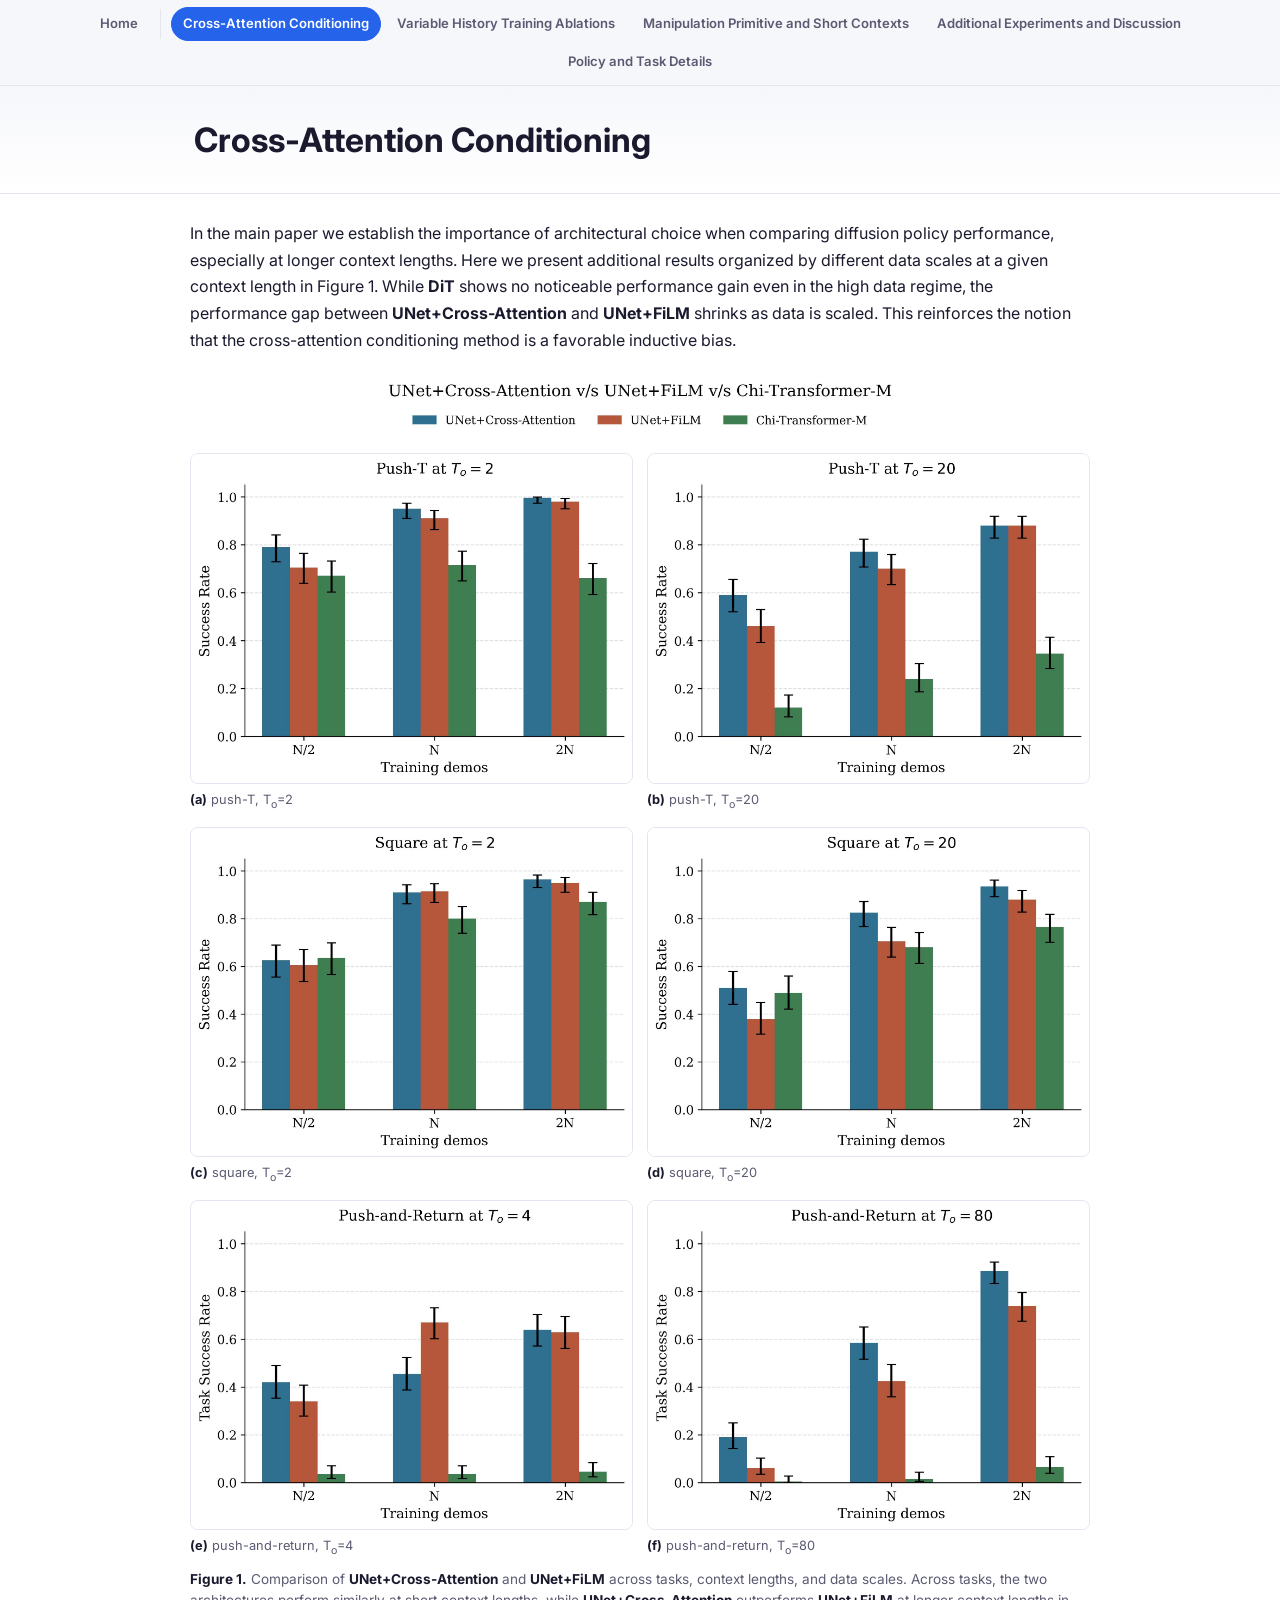
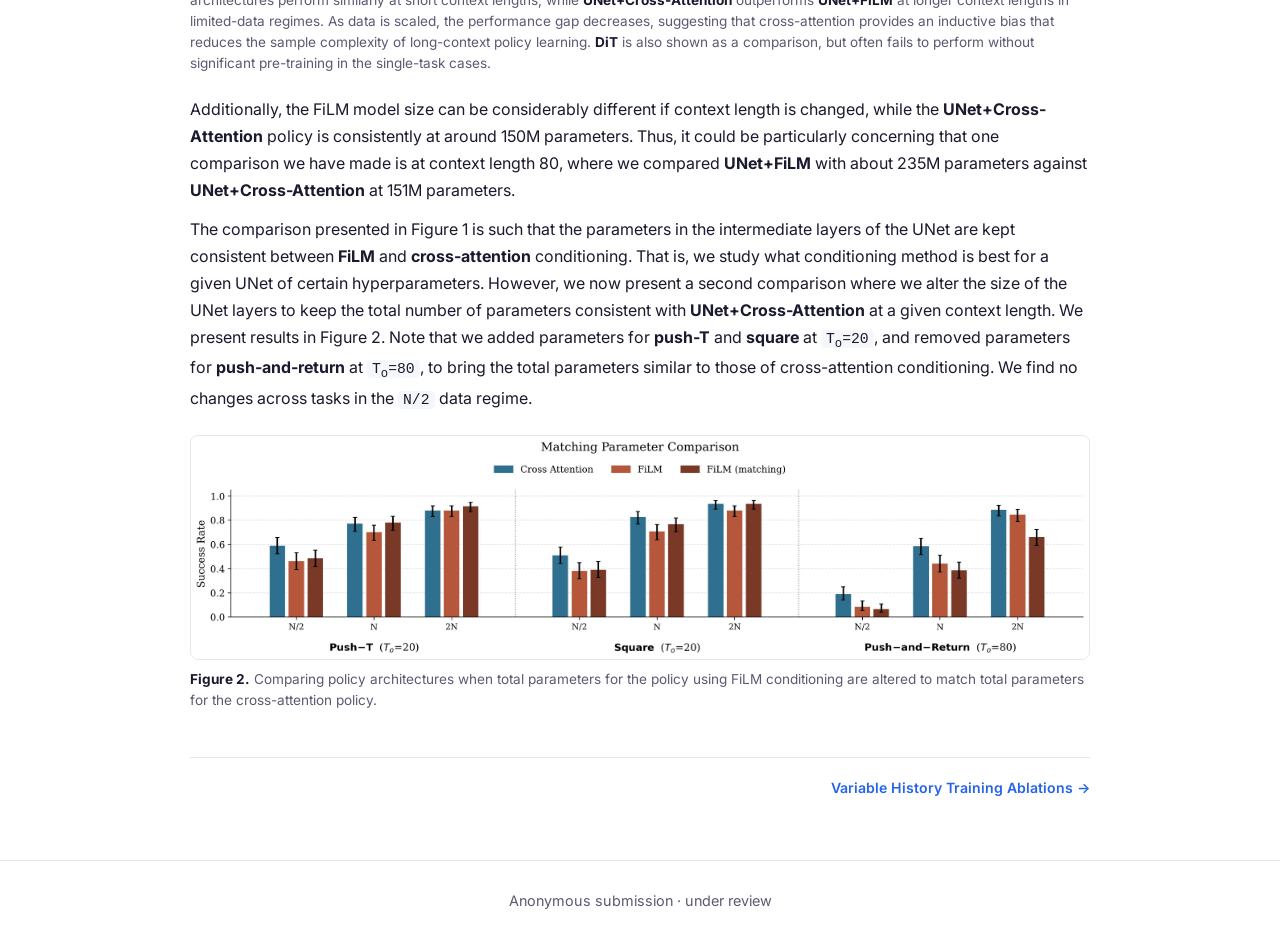
<file: appendix-cross-attention.html>
<!DOCTYPE html>
<html lang="en">
<head>
  <meta charset="UTF-8" />
  <meta name="viewport" content="width=device-width, initial-scale=1.0" />
  <meta name="robots" content="noindex" />
  <title>Cross-Attention Conditioning</title>
  <link rel="preconnect" href="https://fonts.googleapis.com" />
  <link rel="preconnect" href="https://fonts.gstatic.com" crossorigin />
  <link href="https://fonts.googleapis.com/css2?family=Inter:wght@400;500;600;700;800&display=swap" rel="stylesheet" />
  <link rel="stylesheet" href="style.css" />
  <link rel="stylesheet" href="appendix.css" />
</head>
<body>
  <div class="topbar">
    <nav class="sitenav" aria-label="Appendix navigation">
      <a href="index.html">Home</a>
      <span class="sep"></span>
      <a href="appendix-cross-attention.html" aria-current="page">Cross-Attention Conditioning</a>
      <a href="appendix-variable-history.html">Variable History Training Ablations</a>
      <a href="appendix-grasp-short-context.html">Manipulation Primitive and Short Contexts</a>
      <a href="appendix-experiments-discussion.html">Additional Experiments and Discussion</a>
      <a href="appendix-policy-task-details.html">Policy and Task Details</a>
    </nav>
  </div>

  <header class="apx-hero">
    <div class="container">
      <h1>Cross-Attention Conditioning</h1>
    </div>
  </header>

  <main class="apx">
    <p>In the main paper we establish the importance of architectural choice when comparing diffusion
    policy performance, especially at longer context lengths. Here we present additional results
    organized by different data scales at a given context length in Figure&nbsp;1. While <b>DiT</b>
    shows no noticeable performance gain even in the high data regime, the performance gap between
    <b>UNet+Cross-Attention</b> and <b>UNet+FiLM</b> shrinks as data is scaled. This reinforces the
    notion that the cross-attention conditioning method is a favorable inductive bias.</p>

    <figure class="apx-fig">
      <img src="figures/solutions/architecture_compare_plots/title_legend.jpg" alt="Legend" style="max-width:520px;margin:0 auto 14px;border:none;" />
      <div class="apx-grid">
        <figure style="margin:0"><img src="figures/solutions/architecture_compare_plots/push_t_methods_vs_n_demos_x2.jpg" alt="Push-T at To=2" /><figcaption><b>(a)</b> push-T, T<sub>o</sub>=2</figcaption></figure>
        <figure style="margin:0"><img src="figures/solutions/architecture_compare_plots/push_t_methods_vs_n_demos_x20.jpg" alt="Push-T at To=20" /><figcaption><b>(b)</b> push-T, T<sub>o</sub>=20</figcaption></figure>
        <figure style="margin:0"><img src="figures/solutions/architecture_compare_plots/square_methods_vs_n_demos_x2.jpg" alt="Square at To=2" /><figcaption><b>(c)</b> square, T<sub>o</sub>=2</figcaption></figure>
        <figure style="margin:0"><img src="figures/solutions/architecture_compare_plots/square_methods_vs_n_demos_x20.jpg" alt="Square at To=20" /><figcaption><b>(d)</b> square, T<sub>o</sub>=20</figcaption></figure>
        <figure style="margin:0"><img src="figures/solutions/architecture_compare_plots/push_and_return_strong_methods_vs_n_demos_x4_A_no_legend.jpg" alt="Push-and-return at To=4" /><figcaption><b>(e)</b> push-and-return, T<sub>o</sub>=4</figcaption></figure>
        <figure style="margin:0"><img src="figures/solutions/architecture_compare_plots/push_and_return_strong_methods_vs_n_demos_x80_A_no_legend.jpg" alt="Push-and-return at To=80" /><figcaption><b>(f)</b> push-and-return, T<sub>o</sub>=80</figcaption></figure>
      </div>
      <figcaption><span class="fignum">Figure 1.</span> Comparison of <b>UNet+Cross-Attention</b> and
      <b>UNet+FiLM</b> across tasks, context lengths, and data scales. Across tasks, the two
      architectures perform similarly at short context lengths, while <b>UNet+Cross-Attention</b>
      outperforms <b>UNet+FiLM</b> at longer context lengths in limited-data regimes. As data is scaled,
      the performance gap decreases, suggesting that cross-attention provides an inductive bias that
      reduces the sample complexity of long-context policy learning. <b>DiT</b> is also shown as a
      comparison, but often fails to perform without significant pre-training in the single-task
      cases.</figcaption>
    </figure>

    <p>Additionally, the FiLM model size can be considerably different if context length is changed,
    while the <b>UNet+Cross-Attention</b> policy is consistently at around 150M parameters. Thus, it
    could be particularly concerning that one comparison we have made is at context length 80, where we
    compared <b>UNet+FiLM</b> with about 235M parameters against <b>UNet+Cross-Attention</b> at 151M
    parameters.</p>

    <p>The comparison presented in Figure&nbsp;1 is such that the parameters in the intermediate layers
    of the UNet are kept consistent between <b>FiLM</b> and <b>cross-attention</b> conditioning. That
    is, we study what conditioning method is best for a given UNet of certain hyperparameters. However,
    we now present a second comparison where we alter the size of the UNet layers to keep the total
    number of parameters consistent with <b>UNet+Cross-Attention</b> at a given context length. We
    present results in Figure&nbsp;2. Note that we added parameters for <b>push-T</b> and <b>square</b>
    at <span class="m">T<sub>o</sub>=20</span>, and removed parameters for <b>push-and-return</b> at
    <span class="m">T<sub>o</sub>=80</span>, to bring the total parameters similar to those of
    cross-attention conditioning. We find no changes across tasks in the <span class="m">N/2</span>
    data regime.</p>

    <figure class="apx-fig">
      <img src="figures/appendix/matching_parameter_comparison_pr_uses_strong.jpg" alt="Parameter-matched architecture comparison" />
      <figcaption><span class="fignum">Figure 2.</span> Comparing policy architectures when total
      parameters for the policy using FiLM conditioning are altered to match total parameters for the
      cross-attention policy.</figcaption>
    </figure>

    <div class="apx-pager">
      <span>&nbsp;</span>
      <a href="appendix-variable-history.html">Variable History Training Ablations &rarr;</a>
    </div>
  </main>

  <footer class="site-footer">
    <div class="container">
      <p>Anonymous submission &middot; under review</p>
    </div>
  </footer>
</body>
</html>
</file>
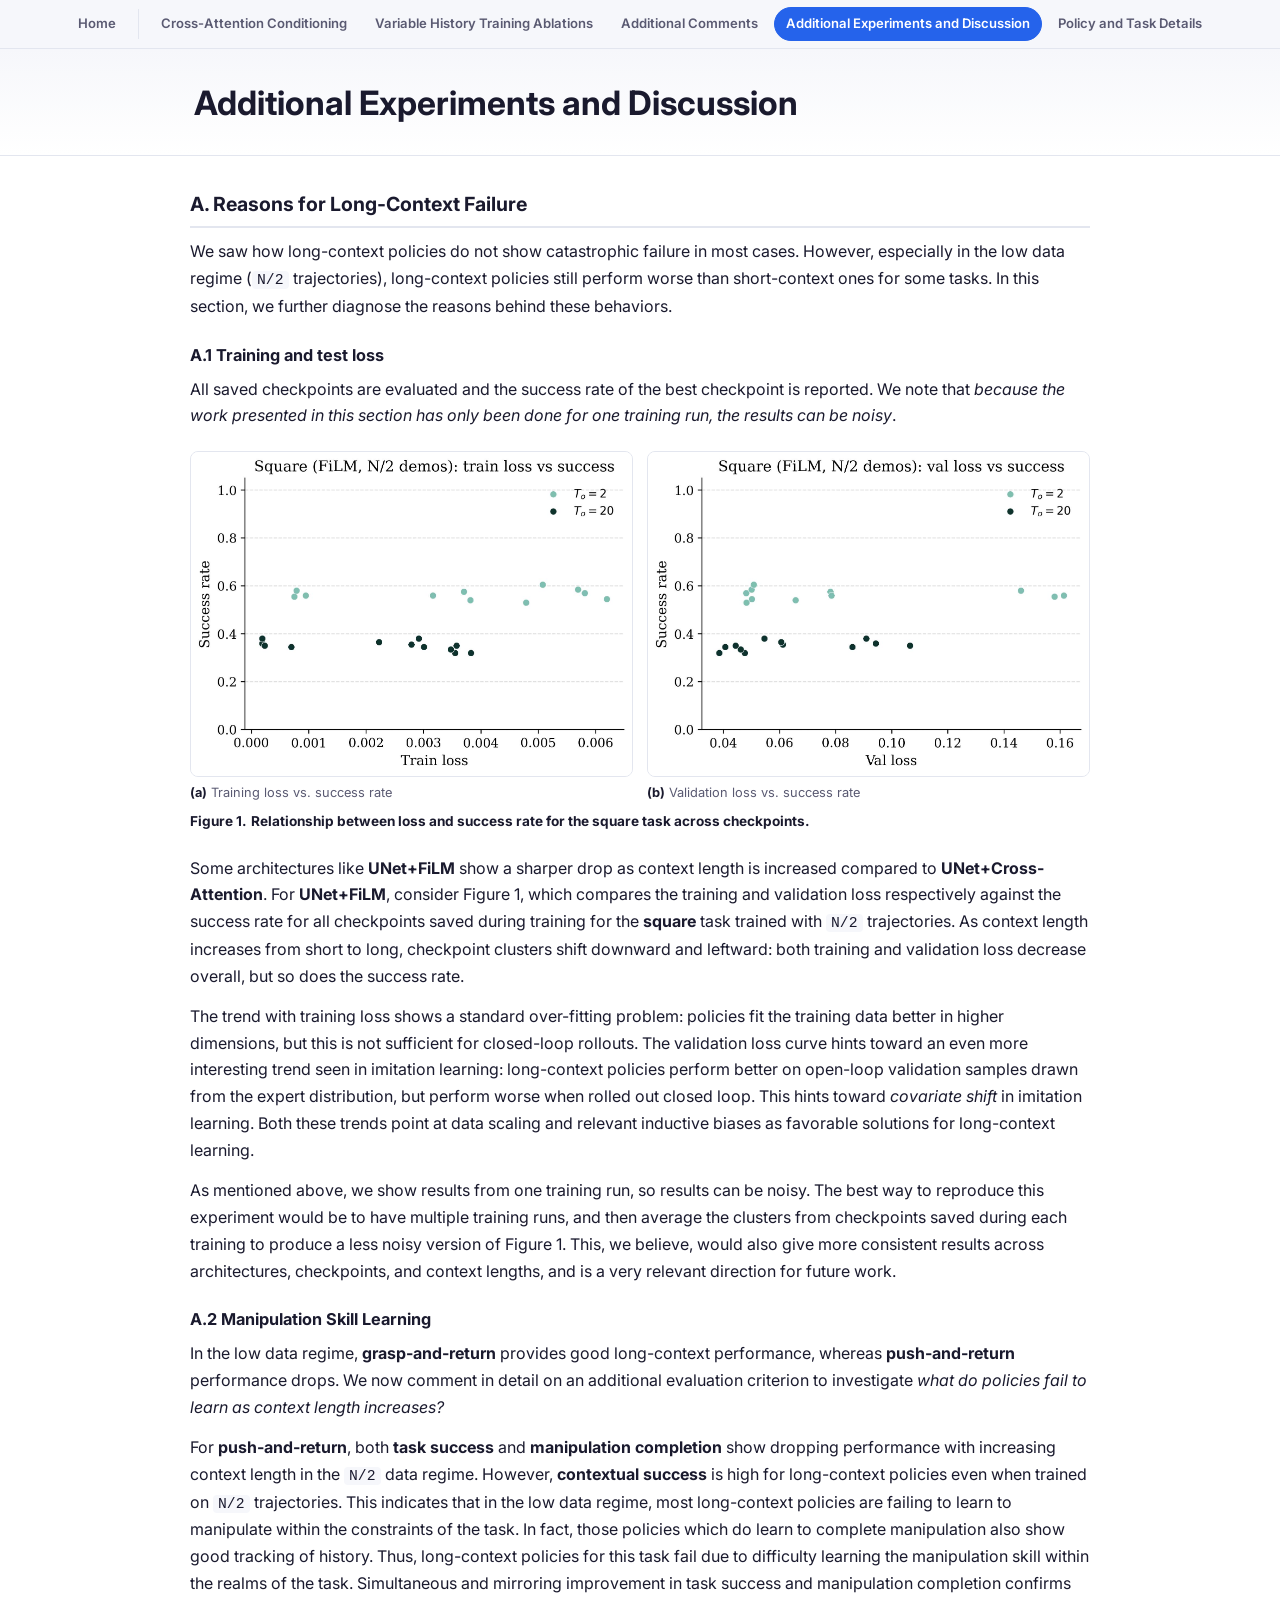
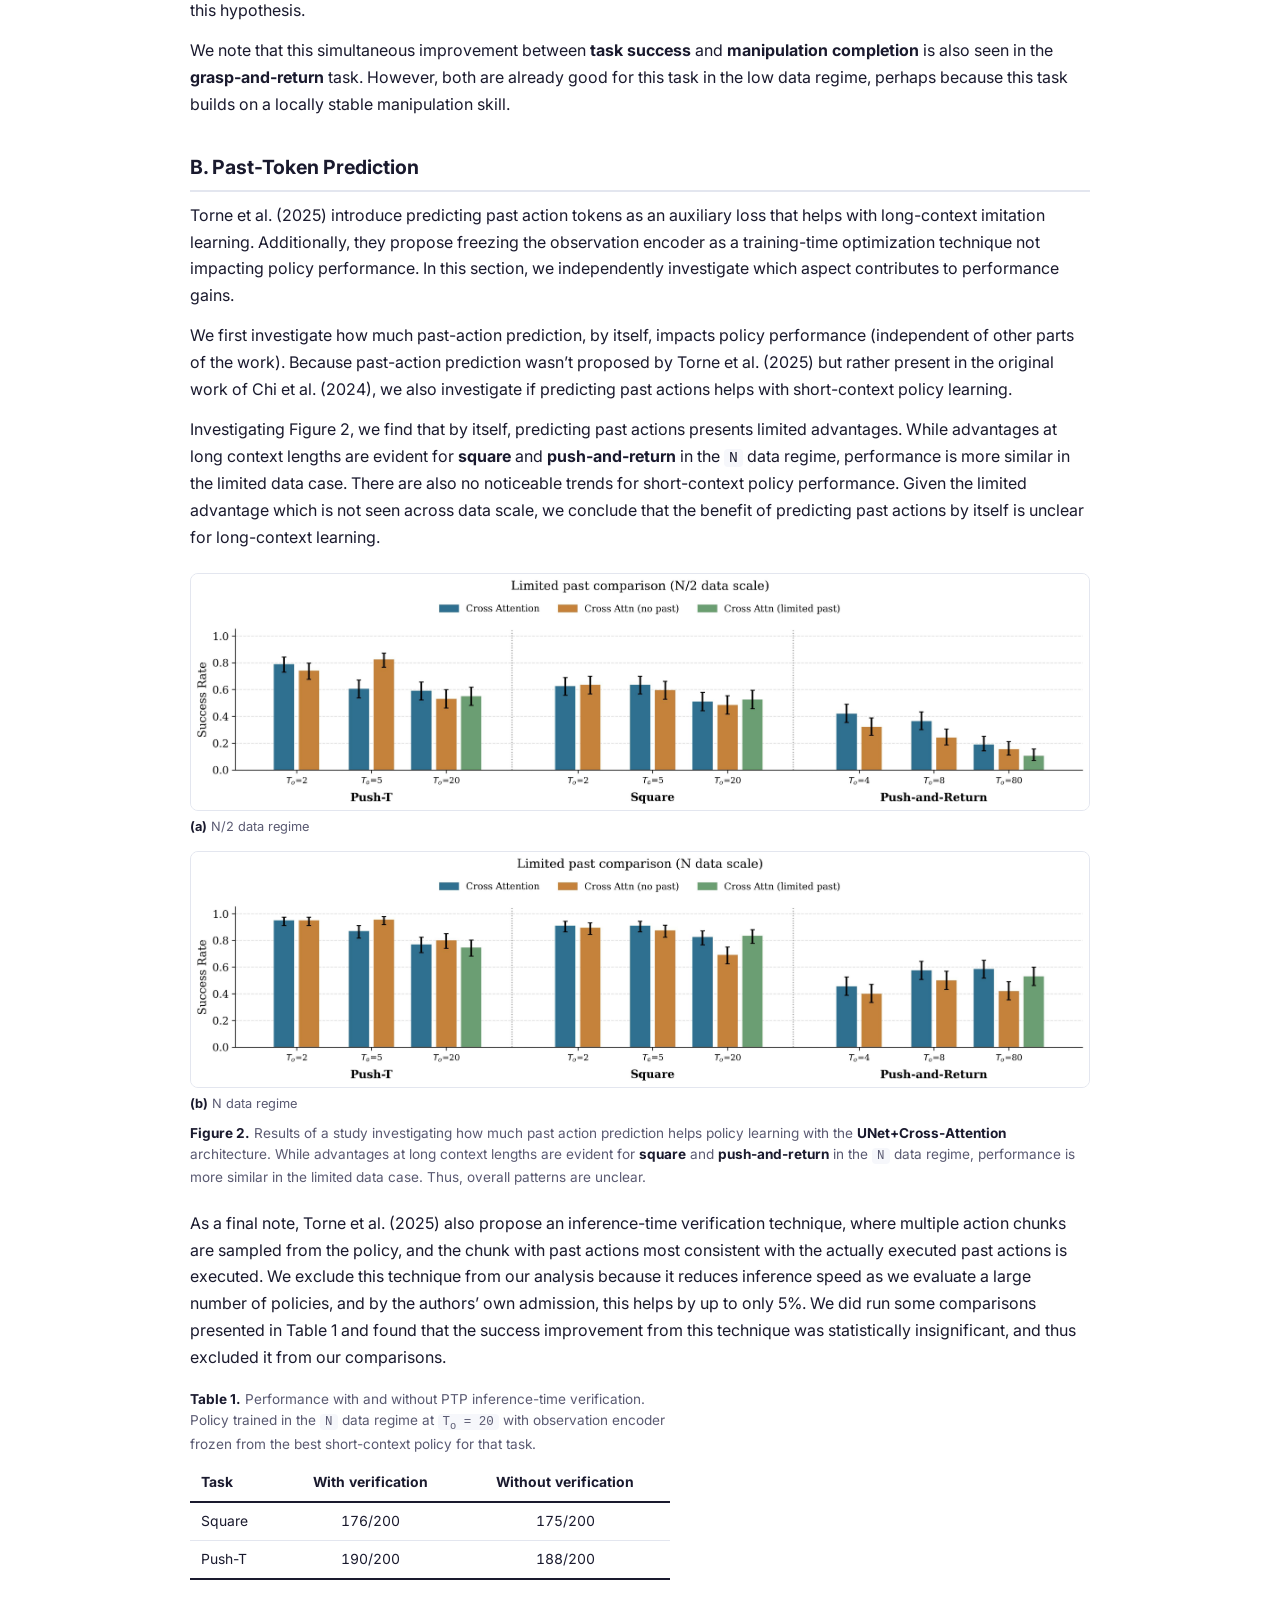
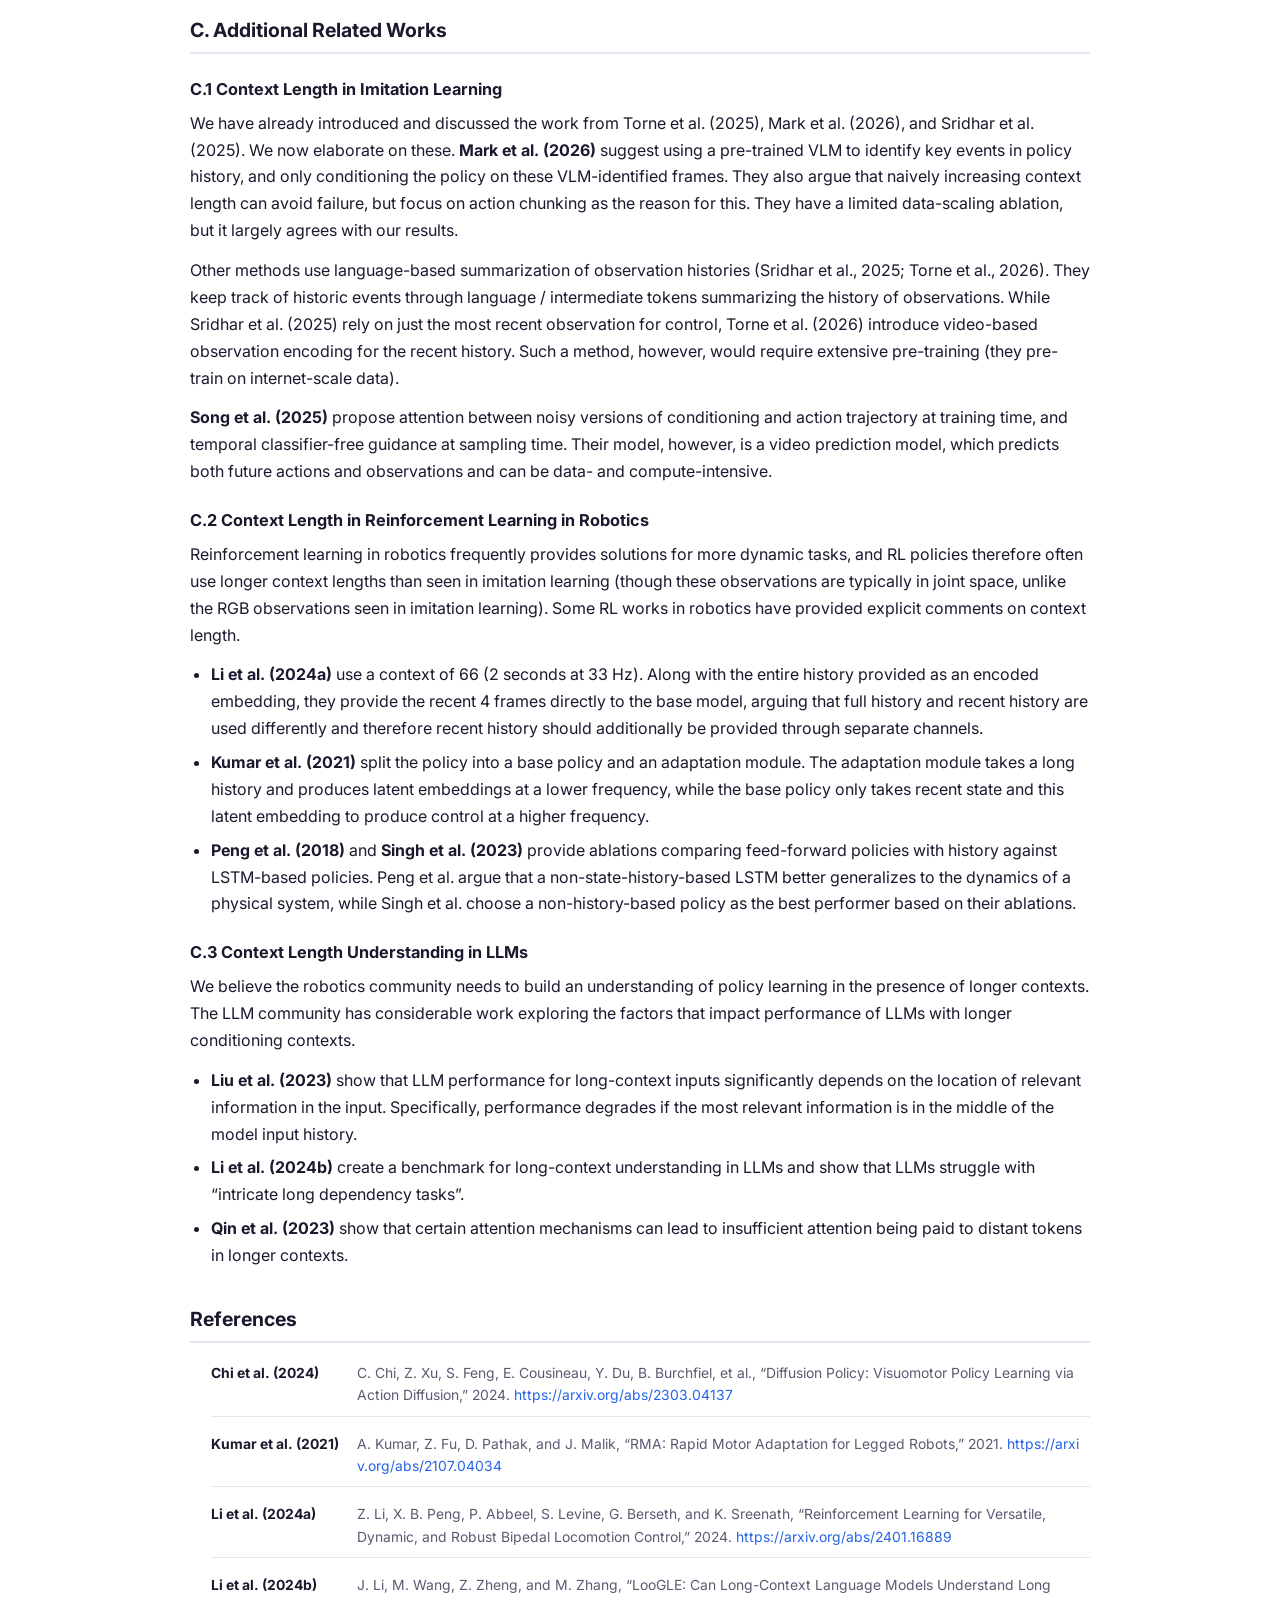
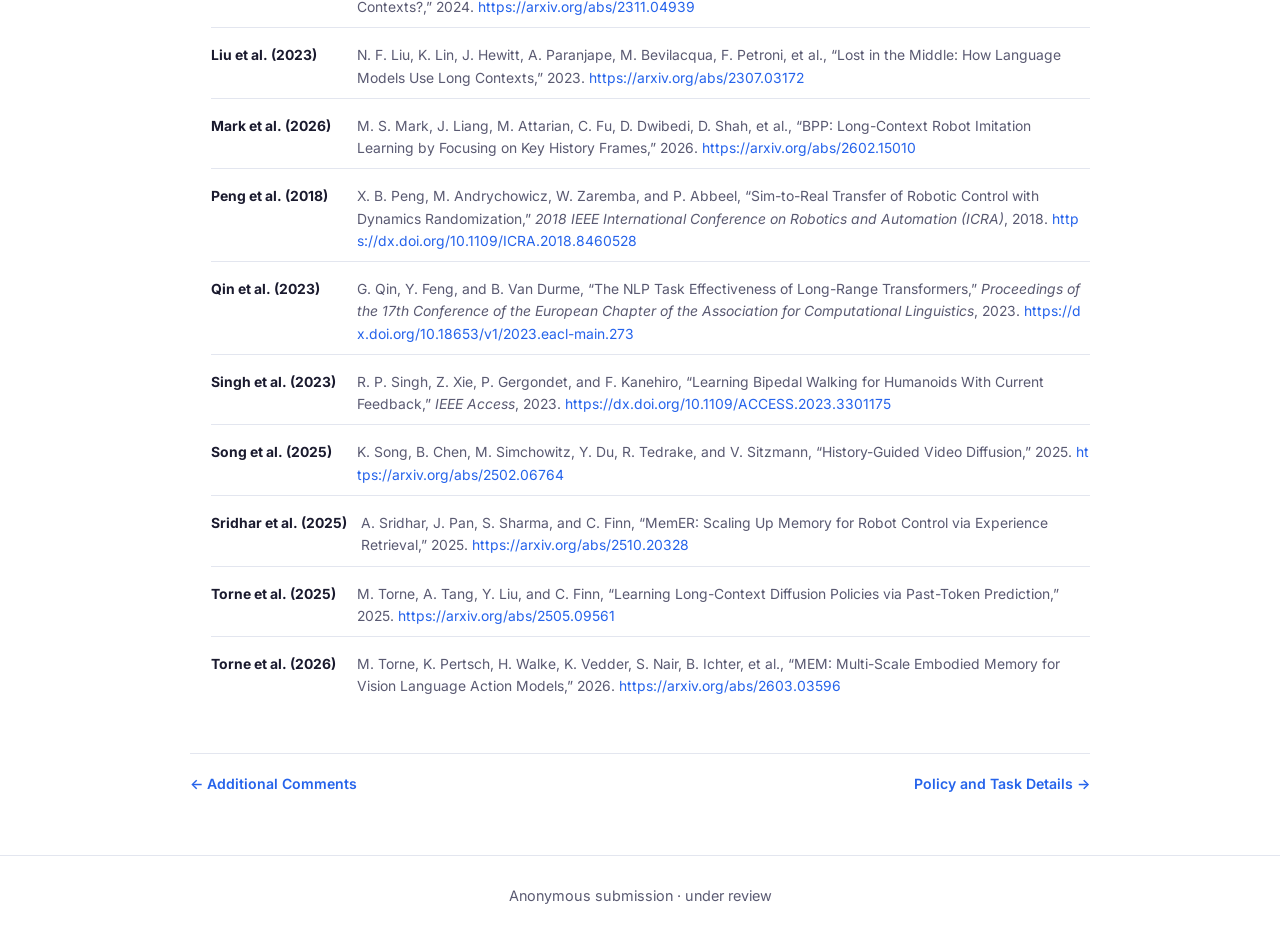
<file: appendix-experiments-discussion.html>
<!DOCTYPE html>
<html lang="en">
<head>
  <meta charset="UTF-8" />
  <meta name="viewport" content="width=device-width, initial-scale=1.0" />
  <meta name="robots" content="noindex" />
  <title>Additional Experiments and Discussion</title>
  <link rel="preconnect" href="https://fonts.googleapis.com" />
  <link rel="preconnect" href="https://fonts.gstatic.com" crossorigin />
  <link href="https://fonts.googleapis.com/css2?family=Inter:wght@400;500;600;700;800&display=swap" rel="stylesheet" />
  <link rel="stylesheet" href="style.css" />
  <link rel="stylesheet" href="appendix.css" />
</head>
<body>
  <div class="topbar">
    <nav class="sitenav" aria-label="Appendix navigation">
      <a href="index.html">Home</a>
      <span class="sep"></span>
      <a href="cac.html">Cross-Attention Conditioning</a>
      <a href="vht.html">Variable History Training Ablations</a>
      <a href="ac.html">Additional Comments</a>
      <a href="appendix-experiments-discussion.html" aria-current="page">Additional Experiments and Discussion</a>
      <a href="appendix-policy-task-details.html">Policy and Task Details</a>
    </nav>
  </div>

  <header class="apx-hero">
    <div class="container">
      <h1>Additional Experiments and Discussion</h1>
    </div>
  </header>

  <main class="apx">
    <h2>A. Reasons for Long-Context Failure</h2>
    <p>We saw how long-context policies do not show catastrophic failure in most cases. However,
    especially in the low data regime (<span class="m">N/2</span> trajectories), long-context policies
    still perform worse than short-context ones for some tasks. In this section, we further diagnose
    the reasons behind these behaviors.</p>

    <h3>A.1 Training and test loss</h3>
    <p>All saved checkpoints are evaluated and the success rate of the best checkpoint is reported. We
    note that <em>because the work presented in this section has only been done for one training run,
    the results can be noisy</em>.</p>

    <figure class="apx-fig">
      <div class="apx-grid">
        <figure style="margin:0"><img src="figures/appendix/scratch_loss_vs_success_unet_film_data50_train.jpg" alt="Training loss vs success rate" /><figcaption><b>(a)</b> Training loss vs. success rate</figcaption></figure>
        <figure style="margin:0"><img src="figures/appendix/scratch_loss_vs_success_unet_film_data50_val.jpg" alt="Validation loss vs success rate" /><figcaption><b>(b)</b> Validation loss vs. success rate</figcaption></figure>
      </div>
      <figcaption><span class="fignum">Figure 1.</span> <b>Relationship between loss and success rate
      for the square task across checkpoints.</b></figcaption>
    </figure>

    <p>Some architectures like <b>UNet+FiLM</b> show a sharper drop as context length is increased
    compared to <b>UNet+Cross-Attention</b>. For <b>UNet+FiLM</b>, consider Figure&nbsp;1, which
    compares the training and validation loss respectively against the success rate for all checkpoints
    saved during training for the <b>square</b> task trained with <span class="m">N/2</span>
    trajectories. As context length increases from short to long, checkpoint clusters shift downward
    and leftward: both training and validation loss decrease overall, but so does the success rate.</p>

    <p>The trend with training loss shows a standard over-fitting problem: policies fit the training
    data better in higher dimensions, but this is not sufficient for closed-loop rollouts. The
    validation loss curve hints toward an even more interesting trend seen in imitation learning:
    long-context policies perform better on open-loop validation samples drawn from the expert
    distribution, but perform worse when rolled out closed loop. This hints toward <em>covariate
    shift</em> in imitation learning. Both these trends point at data scaling and relevant inductive
    biases as favorable solutions for long-context learning.</p>

    <p>As mentioned above, we show results from one training run, so results can be noisy. The best way
    to reproduce this experiment would be to have multiple training runs, and then average the clusters
    from checkpoints saved during each training to produce a less noisy version of Figure&nbsp;1. This,
    we believe, would also give more consistent results across architectures, checkpoints, and context
    lengths, and is a very relevant direction for future work.</p>

    <h3>A.2 Manipulation Skill Learning</h3>
    <p>In the low data regime, <b>grasp-and-return</b> provides good long-context performance, whereas
    <b>push-and-return</b> performance drops. We now comment in detail on an additional evaluation
    criterion to investigate <em>what do policies fail to learn as context length increases?</em></p>

    <p>For <b>push-and-return</b>, both <b>task success</b> and <b>manipulation completion</b> show
    dropping performance with increasing context length in the <span class="m">N/2</span> data regime.
    However, <b>contextual success</b> is high for long-context policies even when trained on
    <span class="m">N/2</span> trajectories. This indicates that in the low data regime, most
    long-context policies are failing to learn to manipulate within the constraints of the task. In
    fact, those policies which do learn to complete manipulation also show good tracking of history.
    Thus, long-context policies for this task fail due to difficulty learning the manipulation skill
    within the realms of the task. Simultaneous and mirroring improvement in task success and
    manipulation completion confirms this hypothesis.</p>

    <p>We note that this simultaneous improvement between <b>task success</b> and <b>manipulation
    completion</b> is also seen in the <b>grasp-and-return</b> task. However, both are already good for
    this task in the low data regime, perhaps because this task builds on a locally stable manipulation
    skill.</p>

    <h2>B. Past-Token Prediction</h2>
    <p>Torne et al. (2025) introduce predicting past action tokens as an auxiliary loss that helps with
    long-context imitation learning. Additionally, they propose freezing the observation encoder as a
    training-time optimization technique not impacting policy performance. In this section, we
    independently investigate which aspect contributes to performance gains.</p>

    <p>We first investigate how much past-action prediction, by itself, impacts policy performance
    (independent of other parts of the work). Because past-action prediction wasn&rsquo;t proposed by
    Torne et al. (2025) but rather present in the original work of Chi et al. (2024), we also
    investigate if predicting past actions helps with short-context policy learning.</p>

    <p>Investigating Figure&nbsp;2, we find that by itself, predicting past actions presents limited
    advantages. While advantages at long context lengths are evident for <b>square</b> and
    <b>push-and-return</b> in the <span class="m">N</span> data regime, performance is more similar in
    the limited data case. There are also no noticeable trends for short-context policy performance.
    Given the limited advantage which is not seen across data scale, we conclude that the benefit of
    predicting past actions by itself is unclear for long-context learning.</p>

    <figure class="apx-fig">
      <div class="apx-grid one">
        <figure style="margin:0"><img src="figures/solutions/ptp_study/limited_past_compare_pr_uses_strong_halfN.jpg" alt="Past-token prediction, N/2" /><figcaption><b>(a)</b> N/2 data regime</figcaption></figure>
        <figure style="margin:0"><img src="figures/solutions/ptp_study/limited_past_compare_pr_uses_strong_N.jpg" alt="Past-token prediction, N" /><figcaption><b>(b)</b> N data regime</figcaption></figure>
      </div>
      <figcaption><span class="fignum">Figure 2.</span> Results of a study investigating how much past
      action prediction helps policy learning with the <b>UNet+Cross-Attention</b> architecture. While
      advantages at long context lengths are evident for <b>square</b> and <b>push-and-return</b> in the
      <span class="m">N</span> data regime, performance is more similar in the limited data case. Thus,
      overall patterns are unclear.</figcaption>
    </figure>

    <!-- <p>Next, we continue the discussion of the relative difference in policy learning between trainable
    and frozen encoder. The main paper shows the comparison in the <span class="m">N/2</span> data
    regime; we show the <span class="m">N</span> data regime in Figure&nbsp;3. We find that at both
    data scales, past-action prediction and freezing the observation encoder seem to be driving each
    other&rsquo;s success &mdash; freezing the observation encoder is not just a training technique, but
    seems to also be responsible for improving policy performance at least to some extent. The variable
    history comparison picks the value with the best hyperparameter (between <b>random sprinkle</b> and
    <b>progressive</b>).</p>

    <figure class="apx-fig">
      <img src="figures/solutions/ptp_study/frozen_encoder_past_comparison_pr_uses_strong_N.jpg" alt="Frozen encoder vs past action prediction" />
      <figcaption><span class="fignum">Figure 3.</span> Results comparing trainable and frozen
      observation encoder (frozen from short context lengths) with past action prediction. Past-action
      prediction and frozen observation encoder seem to be driving each other&rsquo;s success, but
      <b>push-and-return</b> is an exception.</figcaption>
    </figure> -->

    <p>As a final note, Torne et al. (2025) also propose an inference-time verification technique, where
    multiple action chunks are sampled from the policy, and the chunk with past actions most consistent
    with the actually executed past actions is executed. We exclude this technique from our analysis
    because it reduces inference speed as we evaluate a large number of policies, and by the
    authors&rsquo; own admission, this helps by up to only 5%. We did run some comparisons presented in
    Table&nbsp;1 and found that the success improvement from this technique was statistically
    insignificant, and thus excluded it from our comparisons.</p>

    <div class="apx-tablewrap">
    <table style="min-width:340px;max-width:480px;">
      <caption><span class="fignum">Table 1.</span> Performance with and without PTP inference-time
      verification. Policy trained in the <span class="m">N</span> data regime at
      <span class="m">T<sub>o</sub> = 20</span> with observation encoder frozen from the best
      short-context policy for that task.</caption>
      <thead><tr><th>Task</th><th class="num">With verification</th><th class="num">Without verification</th></tr></thead>
      <tbody>
        <tr><td>Square</td><td class="num">176/200</td><td class="num">175/200</td></tr>
        <tr><td>Push-T</td><td class="num">190/200</td><td class="num">188/200</td></tr>
      </tbody>
    </table>
    </div>

    <h2>C. Additional Related Works</h2>
    <h3>C.1 Context Length in Imitation Learning</h3>
    <p>We have already introduced and discussed the work from Torne et al. (2025), Mark et al. (2026),
    and Sridhar et al. (2025). We now elaborate on these. <b>Mark et al. (2026)</b> suggest using a
    pre-trained VLM to identify key events in policy history, and only conditioning the policy on
    these VLM-identified frames. They also argue that naively increasing context length can avoid
    failure, but focus on action chunking as the reason for this. They have a limited data-scaling
    ablation, but it largely agrees with our results.</p>

    <p>Other methods use language-based summarization of observation histories (Sridhar et al., 2025;
    Torne et al., 2026). They keep track of historic events through language / intermediate tokens
    summarizing the history of observations. While Sridhar et al. (2025) rely on just the most recent
    observation for control, Torne et al. (2026) introduce video-based observation encoding for the
    recent history. Such a method, however, would require extensive pre-training (they pre-train on
    internet-scale data).</p>

    <p><b>Song et al. (2025)</b> propose attention between noisy versions of conditioning and action
    trajectory at training time, and temporal classifier-free guidance at sampling time. Their model,
    however, is a video prediction model, which predicts both future actions and observations and can
    be data- and compute-intensive.</p>

    <h3>C.2 Context Length in Reinforcement Learning in Robotics</h3>
    <p>Reinforcement learning in robotics frequently provides solutions for more dynamic tasks, and RL
    policies therefore often use longer context lengths than seen in imitation learning (though these
    observations are typically in joint space, unlike the RGB observations seen in imitation
    learning). Some RL works in robotics have provided explicit comments on context length.</p>

    <ul>
      <li><b>Li et al. (2024a)</b> use a context of 66 (2 seconds at 33&nbsp;Hz). Along with the entire
      history provided as an encoded embedding, they provide the recent 4 frames directly to the base
      model, arguing that full history and recent history are used differently and therefore recent
      history should additionally be provided through separate channels.</li>
      <li><b>Kumar et al. (2021)</b> split the policy into a base policy and an adaptation module. The
      adaptation module takes a long history and produces latent embeddings at a lower frequency,
      while the base policy only takes recent state and this latent embedding to produce control at a
      higher frequency.</li>
      <li><b>Peng et al. (2018)</b> and <b>Singh et al. (2023)</b> provide ablations comparing
      feed-forward policies with history against LSTM-based policies. Peng et al. argue that a
      non-state-history-based LSTM better generalizes to the dynamics of a physical system, while
      Singh et al. choose a non-history-based policy as the best performer based on their
      ablations.</li>
    </ul>

    <h3>C.3 Context Length Understanding in LLMs</h3>
    <p>We believe the robotics community needs to build an understanding of policy learning in the
    presence of longer contexts. The LLM community has considerable work exploring the factors that
    impact performance of LLMs with longer conditioning contexts.</p>
    <ul>
      <li><b>Liu et al. (2023)</b> show that LLM performance for long-context inputs significantly
      depends on the location of relevant information in the input. Specifically, performance degrades
      if the most relevant information is in the middle of the model input history.</li>
      <li><b>Li et al. (2024b)</b> create a benchmark for long-context understanding in LLMs and show
      that LLMs struggle with &ldquo;intricate long dependency tasks&rdquo;.</li>
      <li><b>Qin et al. (2023)</b> show that certain attention mechanisms can lead to insufficient
      attention being paid to distant tokens in longer contexts.</li>
    </ul>
    <h2 id="references">References</h2>
    <ol class="apx-refs">
      <li id="ref-diffusion_policy"><span class="ref-label">Chi et al. (2024)</span><span class="ref-body">C. Chi, Z. Xu, S. Feng, E. Cousineau, Y. Du, B. Burchfiel, et al., &ldquo;Diffusion Policy: Visuomotor Policy Learning via Action Diffusion,&rdquo; 2024. <a href="https://arxiv.org/abs/2303.04137" target="_blank" rel="noopener">https://arxiv.org/abs/2303.04137</a></span></li>
      <li id="ref-kumar2021rmarapidmotoradaptation"><span class="ref-label">Kumar et al. (2021)</span><span class="ref-body">A. Kumar, Z. Fu, D. Pathak, and J. Malik, &ldquo;RMA: Rapid Motor Adaptation for Legged Robots,&rdquo; 2021. <a href="https://arxiv.org/abs/2107.04034" target="_blank" rel="noopener">https://arxiv.org/abs/2107.04034</a></span></li>
      <li id="ref-li2024reinforcementlearningversatiledynamic"><span class="ref-label">Li et al. (2024a)</span><span class="ref-body">Z. Li, X. B. Peng, P. Abbeel, S. Levine, G. Berseth, and K. Sreenath, &ldquo;Reinforcement Learning for Versatile, Dynamic, and Robust Bipedal Locomotion Control,&rdquo; 2024. <a href="https://arxiv.org/abs/2401.16889" target="_blank" rel="noopener">https://arxiv.org/abs/2401.16889</a></span></li>
      <li id="ref-li2024looglelongcontextlanguagemodels"><span class="ref-label">Li et al. (2024b)</span><span class="ref-body">J. Li, M. Wang, Z. Zheng, and M. Zhang, &ldquo;LooGLE: Can Long-Context Language Models Understand Long Contexts?,&rdquo; 2024. <a href="https://arxiv.org/abs/2311.04939" target="_blank" rel="noopener">https://arxiv.org/abs/2311.04939</a></span></li>
      <li id="ref-liu2023lostmiddlelanguagemodels"><span class="ref-label">Liu et al. (2023)</span><span class="ref-body">N. F. Liu, K. Lin, J. Hewitt, A. Paranjape, M. Bevilacqua, F. Petroni, et al., &ldquo;Lost in the Middle: How Language Models Use Long Contexts,&rdquo; 2023. <a href="https://arxiv.org/abs/2307.03172" target="_blank" rel="noopener">https://arxiv.org/abs/2307.03172</a></span></li>
      <li id="ref-mark2026bpplongcontextrobotimitation"><span class="ref-label">Mark et al. (2026)</span><span class="ref-body">M. S. Mark, J. Liang, M. Attarian, C. Fu, D. Dwibedi, D. Shah, et al., &ldquo;BPP: Long-Context Robot Imitation Learning by Focusing on Key History Frames,&rdquo; 2026. <a href="https://arxiv.org/abs/2602.15010" target="_blank" rel="noopener">https://arxiv.org/abs/2602.15010</a></span></li>
      <li id="ref-Peng_2018"><span class="ref-label">Peng et al. (2018)</span><span class="ref-body">X. B. Peng, M. Andrychowicz, W. Zaremba, and P. Abbeel, &ldquo;Sim-to-Real Transfer of Robotic Control with Dynamics Randomization,&rdquo; <em>2018 IEEE International Conference on Robotics and Automation (ICRA)</em>, 2018. <a href="https://dx.doi.org/10.1109/ICRA.2018.8460528" target="_blank" rel="noopener">https://dx.doi.org/10.1109/ICRA.2018.8460528</a></span></li>
      <li id="ref-Qin_2023"><span class="ref-label">Qin et al. (2023)</span><span class="ref-body">G. Qin, Y. Feng, and B. Van Durme, &ldquo;The NLP Task Effectiveness of Long-Range Transformers,&rdquo; <em>Proceedings of the 17th Conference of the European Chapter of the Association for Computational Linguistics</em>, 2023. <a href="https://dx.doi.org/10.18653/v1/2023.eacl-main.273" target="_blank" rel="noopener">https://dx.doi.org/10.18653/v1/2023.eacl-main.273</a></span></li>
      <li id="ref-singh_2023"><span class="ref-label">Singh et al. (2023)</span><span class="ref-body">R. P. Singh, Z. Xie, P. Gergondet, and F. Kanehiro, &ldquo;Learning Bipedal Walking for Humanoids With Current Feedback,&rdquo; <em>IEEE Access</em>, 2023. <a href="https://dx.doi.org/10.1109/ACCESS.2023.3301175" target="_blank" rel="noopener">https://dx.doi.org/10.1109/ACCESS.2023.3301175</a></span></li>
      <li id="ref-song2025historyguidedvideodiffusion"><span class="ref-label">Song et al. (2025)</span><span class="ref-body">K. Song, B. Chen, M. Simchowitz, Y. Du, R. Tedrake, and V. Sitzmann, &ldquo;History-Guided Video Diffusion,&rdquo; 2025. <a href="https://arxiv.org/abs/2502.06764" target="_blank" rel="noopener">https://arxiv.org/abs/2502.06764</a></span></li>
      <li id="ref-sridhar2025memerscalingmemoryrobot"><span class="ref-label">Sridhar et al. (2025)</span><span class="ref-body">A. Sridhar, J. Pan, S. Sharma, and C. Finn, &ldquo;MemER: Scaling Up Memory for Robot Control via Experience Retrieval,&rdquo; 2025. <a href="https://arxiv.org/abs/2510.20328" target="_blank" rel="noopener">https://arxiv.org/abs/2510.20328</a></span></li>
      <li id="ref-torne2025learninglongcontextdiffusionpolicies"><span class="ref-label">Torne et al. (2025)</span><span class="ref-body">M. Torne, A. Tang, Y. Liu, and C. Finn, &ldquo;Learning Long-Context Diffusion Policies via Past-Token Prediction,&rdquo; 2025. <a href="https://arxiv.org/abs/2505.09561" target="_blank" rel="noopener">https://arxiv.org/abs/2505.09561</a></span></li>
      <li id="ref-torne2026memmultiscaleembodiedmemory"><span class="ref-label">Torne et al. (2026)</span><span class="ref-body">M. Torne, K. Pertsch, H. Walke, K. Vedder, S. Nair, B. Ichter, et al., &ldquo;MEM: Multi-Scale Embodied Memory for Vision Language Action Models,&rdquo; 2026. <a href="https://arxiv.org/abs/2603.03596" target="_blank" rel="noopener">https://arxiv.org/abs/2603.03596</a></span></li>
    </ol>

    <div class="apx-pager">
      <a href="ac.html">&larr; Additional Comments</a>
      <a href="appendix-policy-task-details.html">Policy and Task Details &rarr;</a>
    </div>
  </main>

  <footer class="site-footer">
    <div class="container">
      <p>Anonymous submission &middot; under review</p>
    </div>
  </footer>
</body>
</html>
</file>
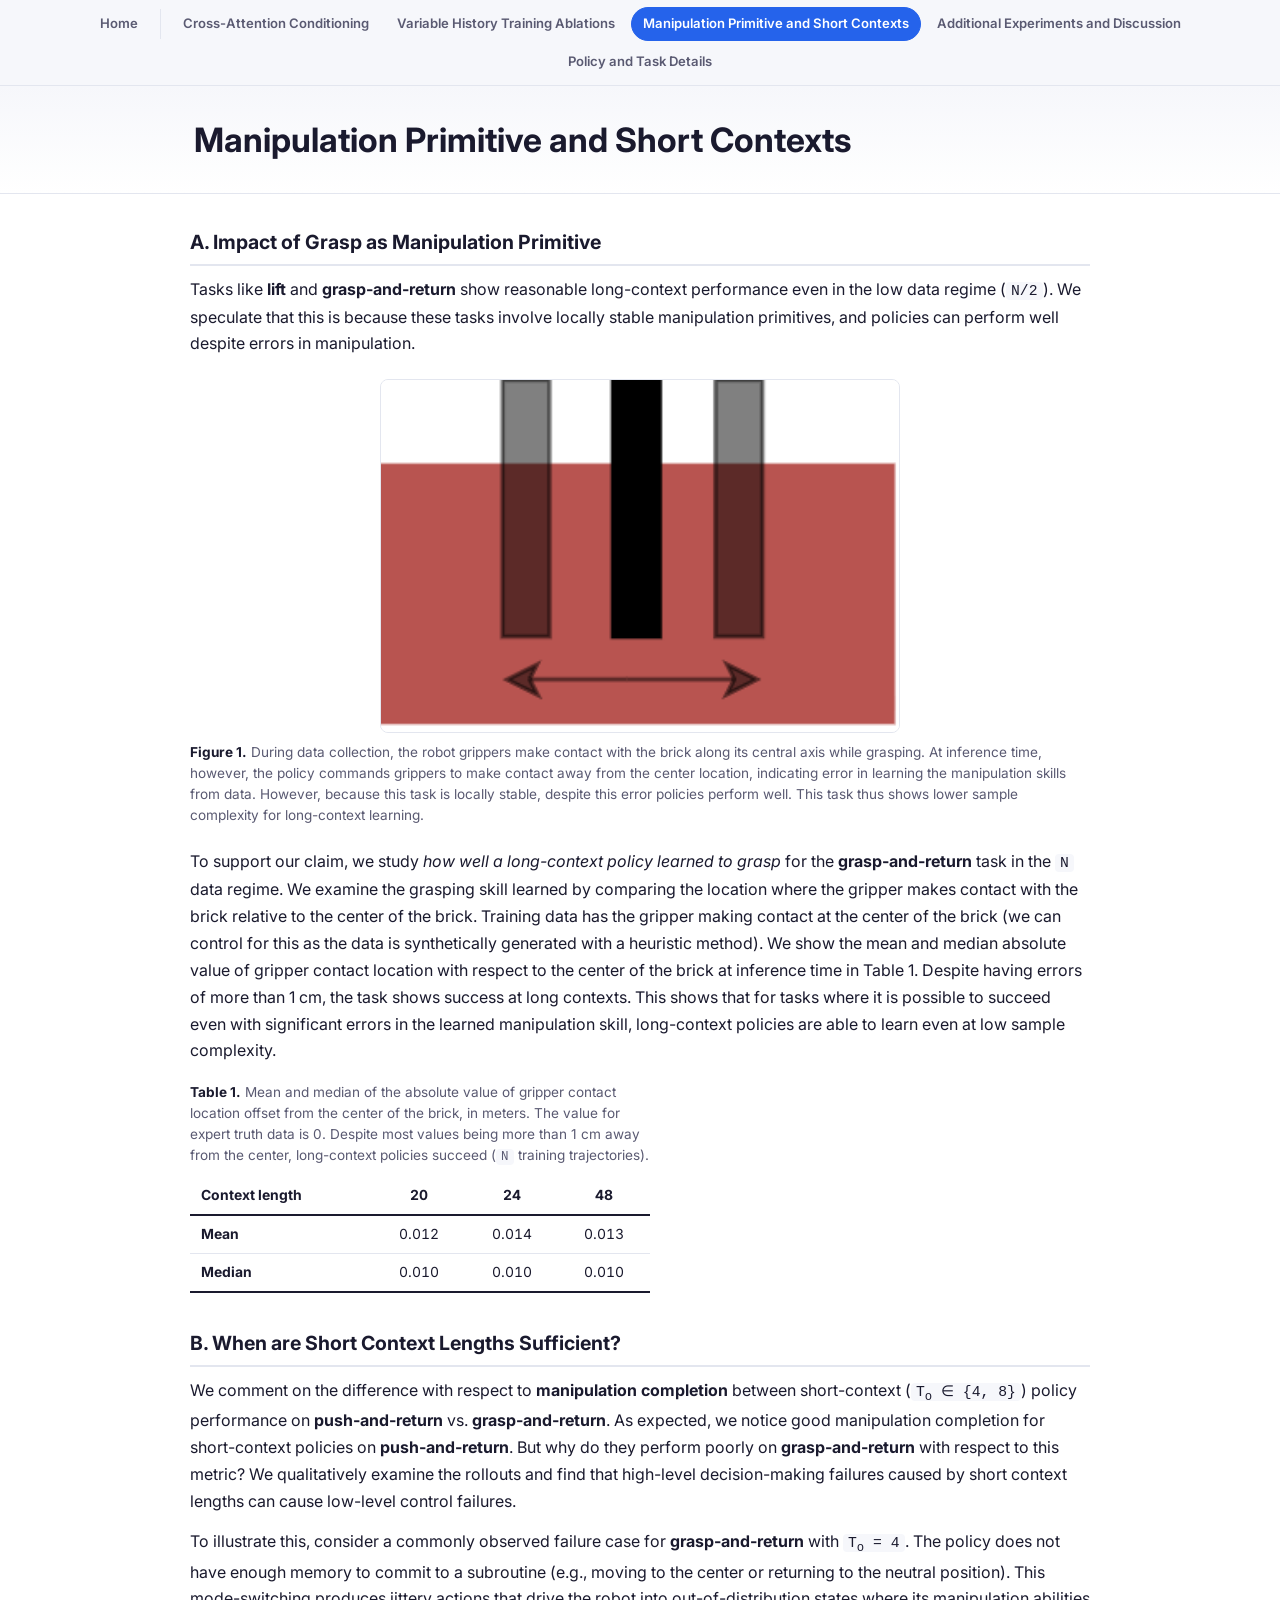
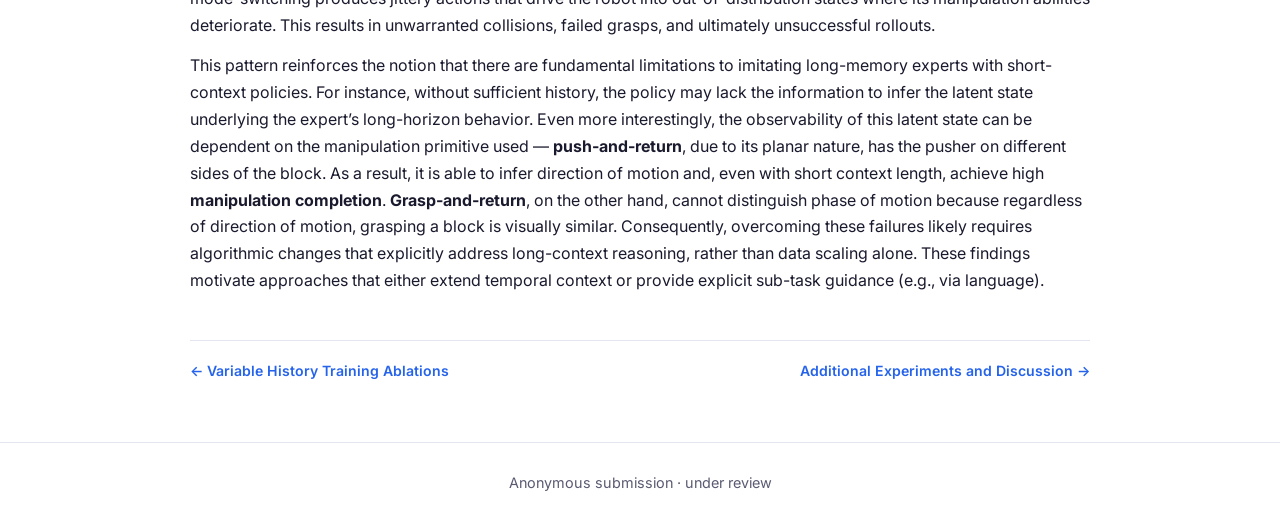
<file: appendix-grasp-short-context.html>
<!DOCTYPE html>
<html lang="en">
<head>
  <meta charset="UTF-8" />
  <meta name="viewport" content="width=device-width, initial-scale=1.0" />
  <meta name="robots" content="noindex" />
  <title>Manipulation Primitive and Short Contexts</title>
  <link rel="preconnect" href="https://fonts.googleapis.com" />
  <link rel="preconnect" href="https://fonts.gstatic.com" crossorigin />
  <link href="https://fonts.googleapis.com/css2?family=Inter:wght@400;500;600;700;800&display=swap" rel="stylesheet" />
  <link rel="stylesheet" href="style.css" />
  <link rel="stylesheet" href="appendix.css" />
</head>
<body>
  <div class="topbar">
    <nav class="sitenav" aria-label="Appendix navigation">
      <a href="index.html">Home</a>
      <span class="sep"></span>
      <a href="appendix-cross-attention.html">Cross-Attention Conditioning</a>
      <a href="appendix-variable-history.html">Variable History Training Ablations</a>
      <a href="appendix-grasp-short-context.html" aria-current="page">Manipulation Primitive and Short Contexts</a>
      <a href="appendix-experiments-discussion.html">Additional Experiments and Discussion</a>
      <a href="appendix-policy-task-details.html">Policy and Task Details</a>
    </nav>
  </div>

  <header class="apx-hero">
    <div class="container">
      <h1>Manipulation Primitive and Short Contexts</h1>
    </div>
  </header>

  <main class="apx">
    <h2>A. Impact of Grasp as Manipulation Primitive</h2>
    <p>Tasks like <b>lift</b> and <b>grasp-and-return</b> show reasonable long-context performance even
    in the low data regime (<span class="m">N/2</span>). We speculate that this is because these tasks
    involve locally stable manipulation primitives, and policies can perform well despite errors in
    manipulation.</p>

    <figure class="apx-fig">
      <img src="figures/appendix/grasp-and-return-brick-position.png" alt="Gripper contact position relative to brick centre" style="max-width:520px;margin:0 auto;" />
      <figcaption><span class="fignum">Figure 1.</span> During data collection, the robot grippers make
      contact with the brick along its central axis while grasping. At inference time, however, the
      policy commands grippers to make contact away from the center location, indicating error in
      learning the manipulation skills from data. However, because this task is locally stable, despite
      this error policies perform well. This task thus shows lower sample complexity for long-context
      learning.</figcaption>
    </figure>

    <p>To support our claim, we study <em>how well a long-context policy learned to grasp</em> for the
    <b>grasp-and-return</b> task in the <span class="m">N</span> data regime. We examine the grasping
    skill learned by comparing the location where the gripper makes contact with the brick relative to
    the center of the brick. Training data has the gripper making contact at the center of the brick
    (we can control for this as the data is synthetically generated with a heuristic method). We show
    the mean and median absolute value of gripper contact location with respect to the center of the
    brick at inference time in Table&nbsp;1. Despite having errors of more than 1&nbsp;cm, the task
    shows success at long contexts. This shows that for tasks where it is possible to succeed even with
    significant errors in the learned manipulation skill, long-context policies are able to learn even
    at low sample complexity.</p>

    <div class="apx-tablewrap">
    <table style="min-width:320px;max-width:460px;">
      <caption><span class="fignum">Table 1.</span> Mean and median of the absolute value of gripper
      contact location offset from the center of the brick, in meters. The value for expert truth data
      is 0. Despite most values being more than 1&nbsp;cm away from the center, long-context policies
      succeed (<span class="m">N</span> training trajectories).</caption>
      <thead><tr><th>Context length</th><th class="num">20</th><th class="num">24</th><th class="num">48</th></tr></thead>
      <tbody>
        <tr><td><b>Mean</b></td><td class="num">0.012</td><td class="num">0.014</td><td class="num">0.013</td></tr>
        <tr><td><b>Median</b></td><td class="num">0.010</td><td class="num">0.010</td><td class="num">0.010</td></tr>
      </tbody>
    </table>
    </div>

    <h2>B. When are Short Context Lengths Sufficient?</h2>
    <p>We comment on the difference with respect to <b>manipulation completion</b> between
    short-context (<span class="m">T<sub>o</sub> &isin; {4, 8}</span>) policy performance on
    <b>push-and-return</b> vs. <b>grasp-and-return</b>. As expected, we notice good manipulation
    completion for short-context policies on <b>push-and-return</b>. But why do they perform poorly on
    <b>grasp-and-return</b> with respect to this metric? We qualitatively examine the rollouts and find
    that high-level decision-making failures caused by short context lengths can cause low-level
    control failures.</p>

    <p>To illustrate this, consider a commonly observed failure case for <b>grasp-and-return</b> with
    <span class="m">T<sub>o</sub> = 4</span>. The policy does not have enough memory to commit to a
    subroutine (e.g., moving to the center or returning to the neutral position). This mode-switching
    produces jittery actions that drive the robot into out-of-distribution states where its
    manipulation abilities deteriorate. This results in unwarranted collisions, failed grasps, and
    ultimately unsuccessful rollouts.</p>

    <p>This pattern reinforces the notion that there are fundamental limitations to imitating
    long-memory experts with short-context policies. For instance, without sufficient history, the
    policy may lack the information to infer the latent state underlying the expert&rsquo;s
    long-horizon behavior. Even more interestingly, the observability of this latent state can be
    dependent on the manipulation primitive used &mdash; <b>push-and-return</b>, due to its planar
    nature, has the pusher on different sides of the block. As a result, it is able to infer direction
    of motion and, even with short context length, achieve high <b>manipulation completion</b>.
    <b>Grasp-and-return</b>, on the other hand, cannot distinguish phase of motion because regardless
    of direction of motion, grasping a block is visually similar. Consequently, overcoming these
    failures likely requires algorithmic changes that explicitly address long-context reasoning, rather
    than data scaling alone. These findings motivate approaches that either extend temporal context or
    provide explicit sub-task guidance (e.g., via language).</p>

    <div class="apx-pager">
      <a href="appendix-variable-history.html">&larr; Variable History Training Ablations</a>
      <a href="appendix-experiments-discussion.html">Additional Experiments and Discussion &rarr;</a>
    </div>
  </main>

  <footer class="site-footer">
    <div class="container">
      <p>Anonymous submission &middot; under review</p>
    </div>
  </footer>
</body>
</html>
</file>
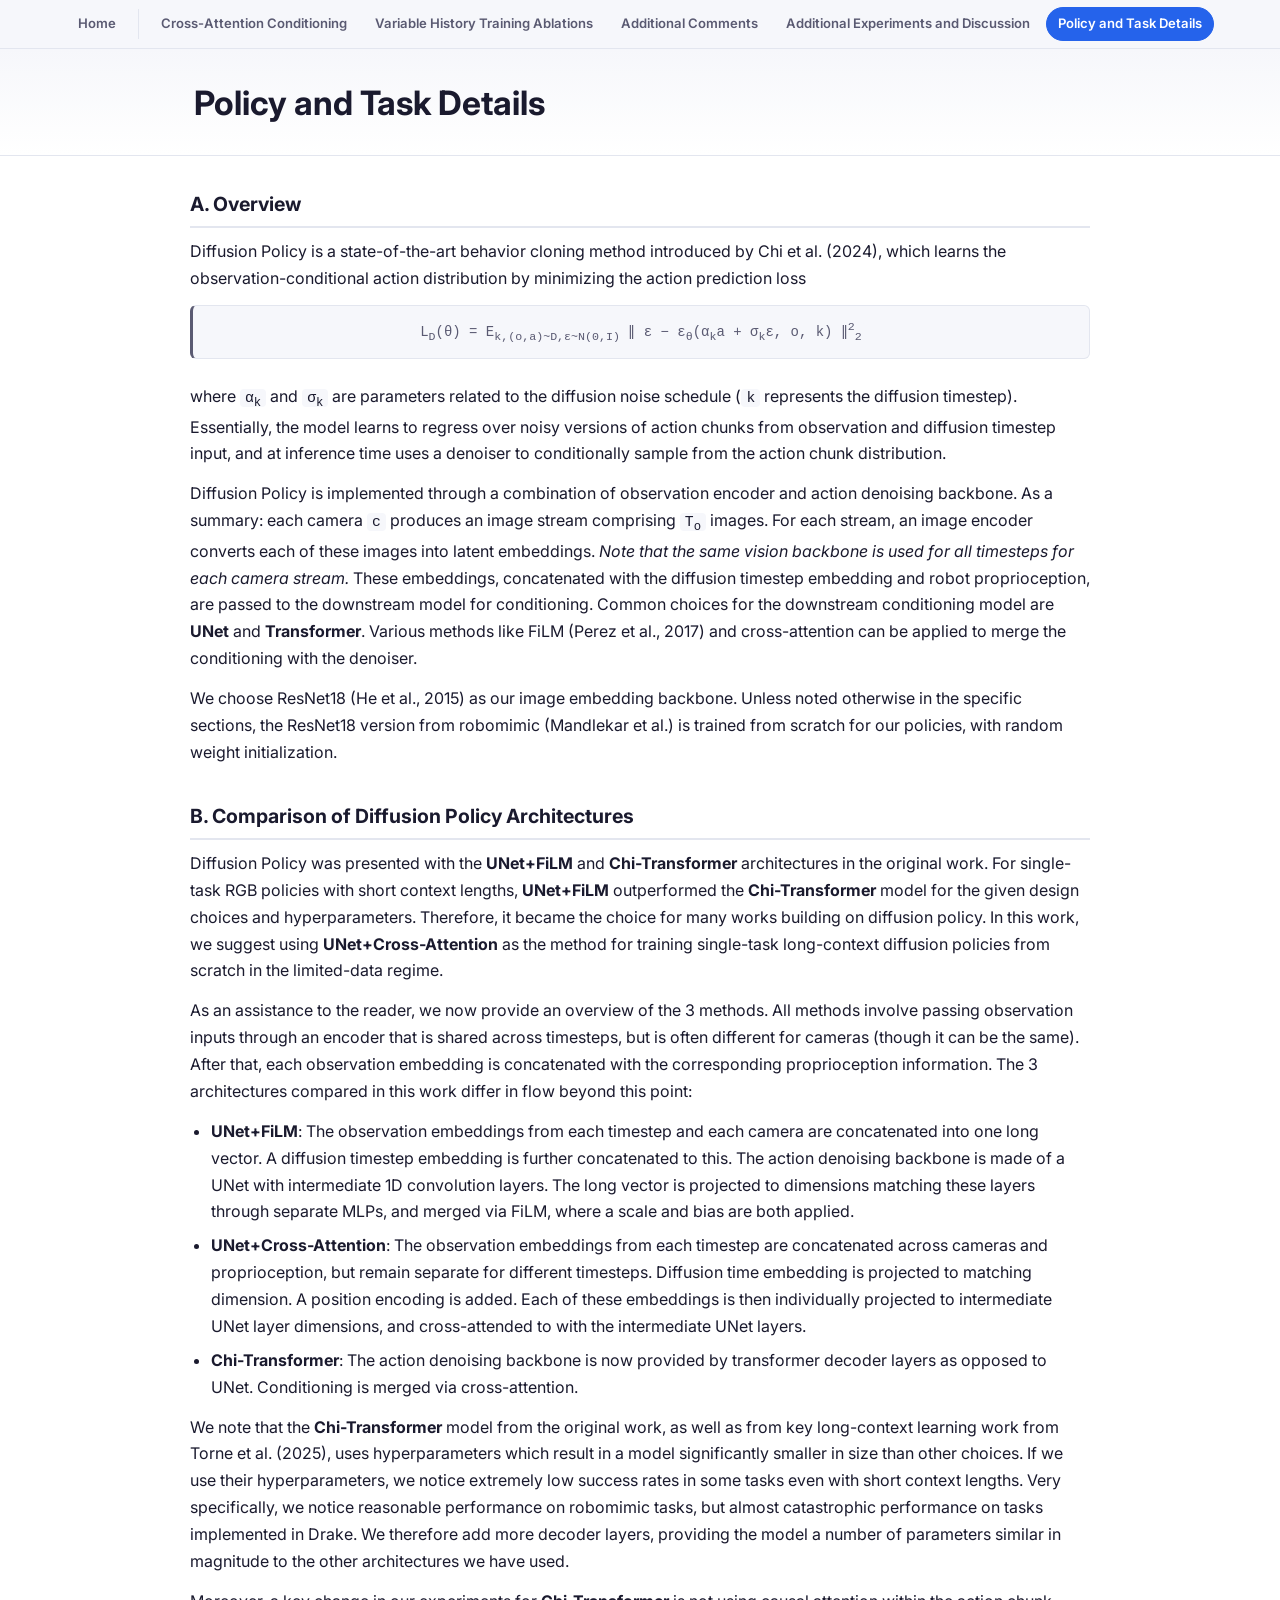
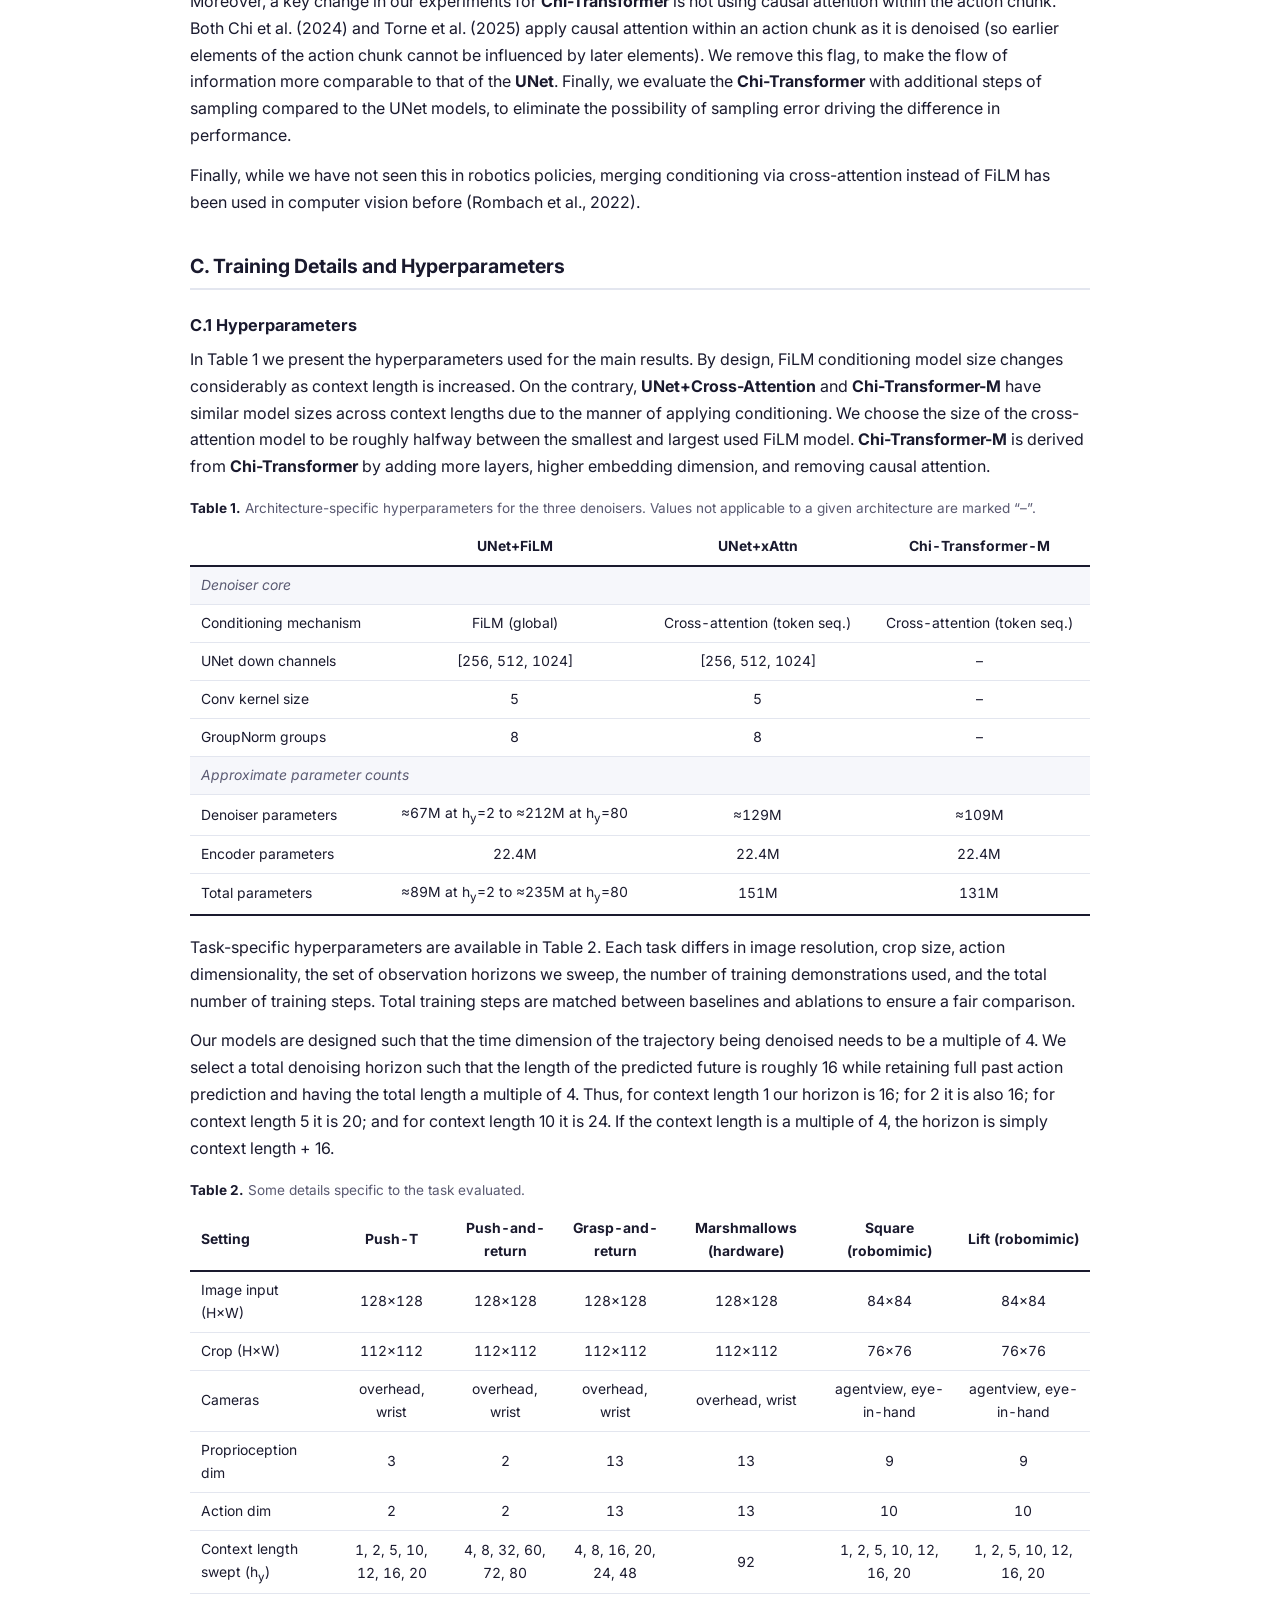
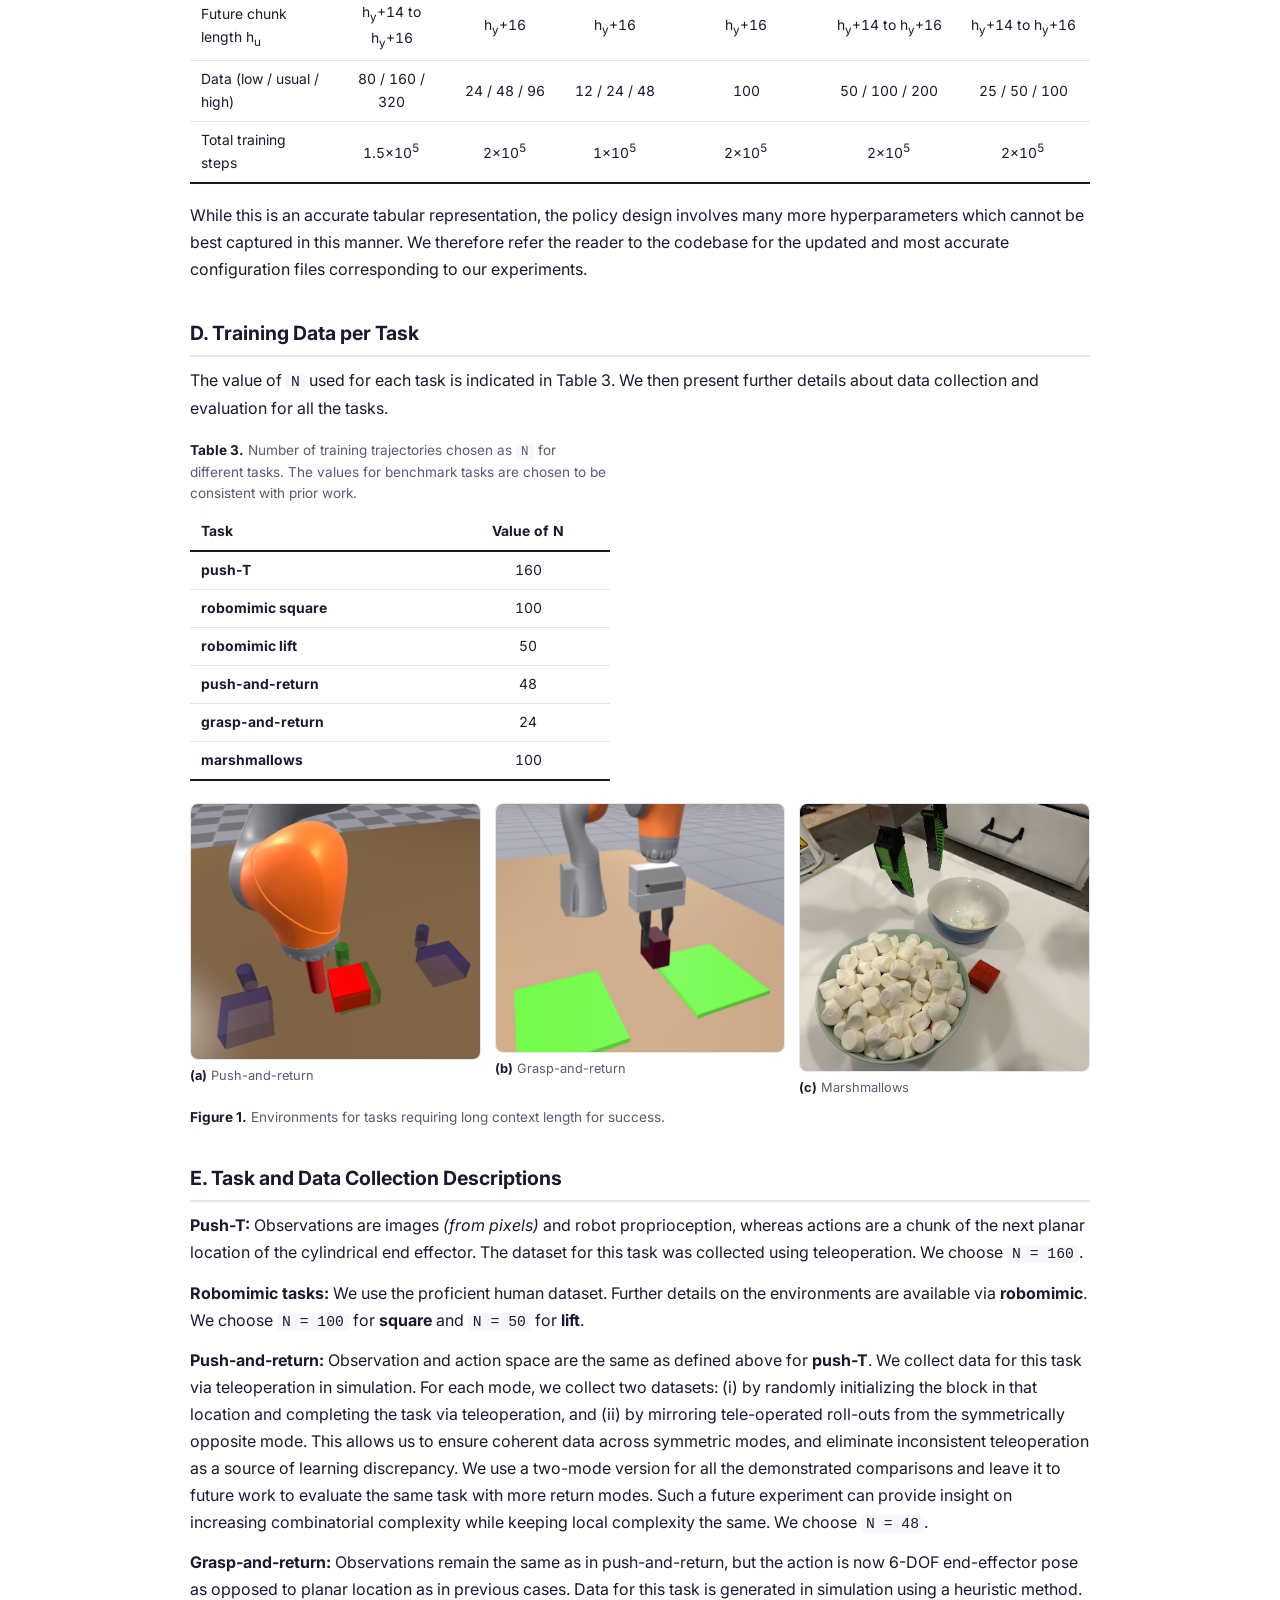
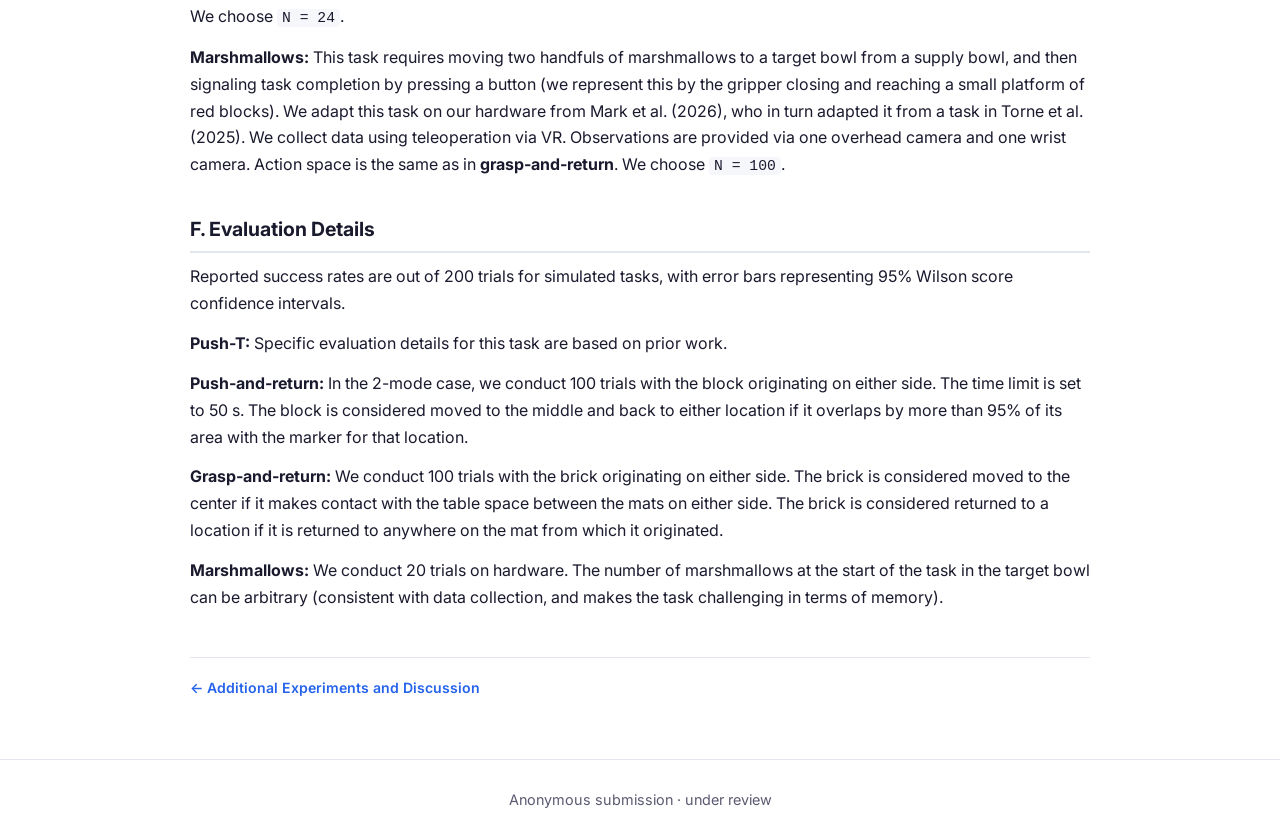
<file: appendix-policy-task-details.html>
<!DOCTYPE html>
<html lang="en">
<head>
  <meta charset="UTF-8" />
  <meta name="viewport" content="width=device-width, initial-scale=1.0" />
  <meta name="robots" content="noindex" />
  <title>Policy and Task Details</title>
  <link rel="preconnect" href="https://fonts.googleapis.com" />
  <link rel="preconnect" href="https://fonts.gstatic.com" crossorigin />
  <link href="https://fonts.googleapis.com/css2?family=Inter:wght@400;500;600;700;800&display=swap" rel="stylesheet" />
  <link rel="stylesheet" href="style.css" />
  <link rel="stylesheet" href="appendix.css" />
</head>
<body>
  <div class="topbar">
    <nav class="sitenav" aria-label="Appendix navigation">
      <a href="index.html">Home</a>
      <span class="sep"></span>
      <a href="cac.html">Cross-Attention Conditioning</a>
      <a href="vht.html">Variable History Training Ablations</a>
      <a href="ac.html">Additional Comments</a>
      <a href="appendix-experiments-discussion.html">Additional Experiments and Discussion</a>
      <a href="appendix-policy-task-details.html" aria-current="page">Policy and Task Details</a>
    </nav>
  </div>

  <header class="apx-hero">
    <div class="container">
      <h1>Policy and Task Details</h1>
    </div>
  </header>

  <main class="apx">
    <h2>A. Overview</h2>
    <p>Diffusion Policy is a state-of-the-art behavior cloning method introduced by Chi et al. (2024),
    which learns the observation-conditional action distribution by minimizing the action prediction
    loss</p>

    <div class="apx-note" style="border-left-color:var(--muted);text-align:center;font-size:0.95rem;">
      <span class="m">L<sub>D</sub>(&theta;) = E<sub>k,(o,a)~D,&epsilon;~N(0,I)</sub>
      &#8214; &epsilon; &minus; &epsilon;<sub>&theta;</sub>(&alpha;<sub>k</sub>a + &sigma;<sub>k</sub>&epsilon;, o, k) &#8214;<sup>2</sup><sub>2</sub></span>
    </div>

    <p>where <span class="m">&alpha;<sub>k</sub></span> and <span class="m">&sigma;<sub>k</sub></span>
    are parameters related to the diffusion noise schedule (<span class="m">k</span> represents the
    diffusion timestep). Essentially, the model learns to regress over noisy versions of action chunks
    from observation and diffusion timestep input, and at inference time uses a denoiser to
    conditionally sample from the action chunk distribution.</p>

    <p>Diffusion Policy is implemented through a combination of observation encoder and action
    denoising backbone. As a summary: each camera <span class="m">c</span> produces an image stream
    comprising <span class="m">T<sub>o</sub></span> images. For each stream, an image encoder converts
    each of these images into latent embeddings. <em>Note that the same vision backbone is used for
    all timesteps for each camera stream.</em> These embeddings, concatenated with the diffusion
    timestep embedding and robot proprioception, are passed to the downstream model for conditioning.
    Common choices for the downstream conditioning model are <b>UNet</b> and <b>Transformer</b>. Various
    methods like FiLM (Perez et al., 2017) and cross-attention can be applied to merge the
    conditioning with the denoiser.</p>

    <p>We choose ResNet18 (He et al., 2015) as our image embedding backbone. Unless noted otherwise in
    the specific sections, the ResNet18 version from robomimic (Mandlekar et al.) is trained from
    scratch for our policies, with random weight initialization.</p>

    <h2>B. Comparison of Diffusion Policy Architectures</h2>
    <p>Diffusion Policy was presented with the <b>UNet+FiLM</b> and <b>Chi-Transformer</b> architectures in the
    original work. For single-task RGB policies with short context lengths, <b>UNet+FiLM</b>
    outperformed the <b>Chi-Transformer</b> model for the given design choices and hyperparameters. Therefore, it
    became the choice for many works building on diffusion policy. In this work, we suggest using
    <b>UNet+Cross-Attention</b> as the method for training single-task long-context diffusion policies
    from scratch in the limited-data regime.</p>

    <p>As an assistance to the reader, we now provide an overview of the 3 methods. All methods involve
    passing observation inputs through an encoder that is shared across timesteps, but is often
    different for cameras (though it can be the same). After that, each observation embedding is
    concatenated with the corresponding proprioception information. The 3 architectures compared in
    this work differ in flow beyond this point:</p>

    <ul>
      <li><b>UNet+FiLM</b>: The observation embeddings from each timestep and each camera are
      concatenated into one long vector. A diffusion timestep embedding is further concatenated to
      this. The action denoising backbone is made of a UNet with intermediate 1D convolution layers.
      The long vector is projected to dimensions matching these layers through separate MLPs, and
      merged via FiLM, where a scale and bias are both applied.</li>
      <li><b>UNet+Cross-Attention</b>: The observation embeddings from each timestep are concatenated
      across cameras and proprioception, but remain separate for different timesteps. Diffusion time
      embedding is projected to matching dimension. A position encoding is added. Each of these
      embeddings is then individually projected to intermediate UNet layer dimensions, and
      cross-attended to with the intermediate UNet layers.</li>
      <li><b>Chi-Transformer</b>: The action denoising backbone is now provided by transformer decoder layers as
      opposed to UNet. Conditioning is merged via cross-attention.</li>
    </ul>

    <p>We note that the <b>Chi-Transformer</b> model from the original work, as well as from key long-context
    learning work from Torne et al. (2025), uses hyperparameters which result in a model significantly
    smaller in size than other choices. If we use their hyperparameters, we notice extremely low
    success rates in some tasks even with short context lengths. Very specifically, we notice
    reasonable performance on robomimic tasks, but almost catastrophic performance on tasks
    implemented in Drake. We therefore add more decoder layers, providing the model a number of
    parameters similar in magnitude to the other architectures we have used.</p>

    <p>Moreover, a key change in our experiments for <b>Chi-Transformer</b> is not using causal attention within
    the action chunk. Both Chi et al. (2024) and Torne et al. (2025) apply causal attention within an
    action chunk as it is denoised (so earlier elements of the action chunk cannot be influenced by
    later elements). We remove this flag, to make the flow of information more comparable to that of
    the <b>UNet</b>. Finally, we evaluate the <b>Chi-Transformer</b> with additional steps of sampling compared to
    the UNet models, to eliminate the possibility of sampling error driving the difference in
    performance.</p>

    <p>Finally, while we have not seen this in robotics policies, merging conditioning via
    cross-attention instead of FiLM has been used in computer vision before (Rombach et al., 2022).</p>

    <h2>C. Training Details and Hyperparameters</h2>
    <h3>C.1 Hyperparameters</h3>
    <p>In Table&nbsp;1 we present the hyperparameters used for the main results. By design, FiLM
    conditioning model size changes considerably as context length is increased. On the contrary,
    <b>UNet+Cross-Attention</b> and <b>Chi-Transformer-M</b> have similar model sizes across context lengths due to
    the manner of applying conditioning. We choose the size of the cross-attention model to be roughly
    halfway between the smallest and largest used FiLM model. <b>Chi-Transformer-M</b> is derived from 
    <b>Chi-Transformer</b> by adding more layers, higher embedding dimension, and removing causal attention.</p>

    <div class="apx-tablewrap">
    <table>
      <caption><span class="fignum">Table 1.</span> Architecture-specific hyperparameters for the three
      denoisers. Values not applicable to a given architecture are marked &ldquo;&ndash;&rdquo;.</caption>
      <thead>
        <tr><th></th><th class="num">UNet+FiLM</th><th class="num">UNet+xAttn</th><th class="num">Chi-Transformer-M</th></tr>
      </thead>
      <tbody>
        <tr class="grouprow"><td colspan="4">Denoiser core</td></tr>
        <tr><td>Conditioning mechanism</td><td class="num">FiLM (global)</td><td class="num">Cross-attention (token seq.)</td><td class="num">Cross-attention (token seq.)</td></tr>
        <tr><td>UNet down channels</td><td class="num">[256, 512, 1024]</td><td class="num">[256, 512, 1024]</td><td class="num">&ndash;</td></tr>
        <tr><td>Conv kernel size</td><td class="num">5</td><td class="num">5</td><td class="num">&ndash;</td></tr>
        <tr><td>GroupNorm groups</td><td class="num">8</td><td class="num">8</td><td class="num">&ndash;</td></tr>
        <tr class="grouprow"><td colspan="4">Approximate parameter counts</td></tr>
        <tr><td>Denoiser parameters</td><td class="num">&asymp;67M at h<sub>y</sub>=2 to &asymp;212M at h<sub>y</sub>=80</td><td class="num">&asymp;129M</td><td class="num">&asymp;109M</td></tr>
        <tr><td>Encoder parameters</td><td class="num">22.4M</td><td class="num">22.4M</td><td class="num">22.4M</td></tr>
        <tr><td>Total parameters</td><td class="num">&asymp;89M at h<sub>y</sub>=2 to &asymp;235M at h<sub>y</sub>=80</td><td class="num">151M</td><td class="num">131M</td></tr>
      </tbody>
    </table>
    </div>

    <p>Task-specific hyperparameters are available in Table&nbsp;2. Each task differs in image
    resolution, crop size, action dimensionality, the set of observation horizons we sweep, the number
    of training demonstrations used, and the total number of training steps. Total training steps are
    matched between baselines and ablations to ensure a fair comparison.</p>

    <p>Our models are designed such that the time dimension of the trajectory being denoised needs to
    be a multiple of 4. We select a total denoising horizon such that the length of the predicted
    future is roughly 16 while retaining full past action prediction and having the total length a
    multiple of 4. Thus, for context length 1 our horizon is 16; for 2 it is also 16; for context
    length 5 it is 20; and for context length 10 it is 24. If the context length is a multiple of 4,
    the horizon is simply context length + 16.</p>

    <div class="apx-tablewrap">
    <table>
      <caption><span class="fignum">Table 2.</span> Some details specific to the task evaluated.</caption>
      <thead>
        <tr>
          <th>Setting</th><th class="num">Push-T</th><th class="num">Push-and-return</th>
          <th class="num">Grasp-and-return</th><th class="num">Marshmallows (hardware)</th>
          <th class="num">Square (robomimic)</th><th class="num">Lift (robomimic)</th>
        </tr>
      </thead>
      <tbody>
        <tr><td>Image input (H&times;W)</td><td class="num">128&times;128</td><td class="num">128&times;128</td><td class="num">128&times;128</td><td class="num">128&times;128</td><td class="num">84&times;84</td><td class="num">84&times;84</td></tr>
        <tr><td>Crop (H&times;W)</td><td class="num">112&times;112</td><td class="num">112&times;112</td><td class="num">112&times;112</td><td class="num">112&times;112</td><td class="num">76&times;76</td><td class="num">76&times;76</td></tr>
        <tr><td>Cameras</td><td class="num">overhead, wrist</td><td class="num">overhead, wrist</td><td class="num">overhead, wrist</td><td class="num">overhead, wrist</td><td class="num">agentview, eye-in-hand</td><td class="num">agentview, eye-in-hand</td></tr>
        <tr><td>Proprioception dim</td><td class="num">3</td><td class="num">2</td><td class="num">13</td><td class="num">13</td><td class="num">9</td><td class="num">9</td></tr>
        <tr><td>Action dim</td><td class="num">2</td><td class="num">2</td><td class="num">13</td><td class="num">13</td><td class="num">10</td><td class="num">10</td></tr>
        <tr><td>Context length swept (h<sub>y</sub>)</td><td class="num">1, 2, 5, 10, 12, 16, 20</td><td class="num">4, 8, 32, 60, 72, 80</td><td class="num">4, 8, 16, 20, 24, 48</td><td class="num">92</td><td class="num">1, 2, 5, 10, 12, 16, 20</td><td class="num">1, 2, 5, 10, 12, 16, 20</td></tr>
        <tr><td>Future chunk length h<sub>u</sub></td><td class="num">h<sub>y</sub>+14 to h<sub>y</sub>+16</td><td class="num">h<sub>y</sub>+16</td><td class="num">h<sub>y</sub>+16</td><td class="num">h<sub>y</sub>+16</td><td class="num">h<sub>y</sub>+14 to h<sub>y</sub>+16</td><td class="num">h<sub>y</sub>+14 to h<sub>y</sub>+16</td></tr>
        <tr><td>Data (low / usual / high)</td><td class="num">80 / 160 / 320</td><td class="num">24 / 48 / 96</td><td class="num">12 / 24 / 48</td><td class="num">100</td><td class="num">50 / 100 / 200</td><td class="num">25 / 50 / 100</td></tr>
        <tr><td>Total training steps</td><td class="num">1.5&times;10<sup>5</sup></td><td class="num">2&times;10<sup>5</sup></td><td class="num">1&times;10<sup>5</sup></td><td class="num">2&times;10<sup>5</sup></td><td class="num">2&times;10<sup>5</sup></td><td class="num">2&times;10<sup>5</sup></td></tr>
      </tbody>
    </table>
    </div>

    <p>While this is an accurate tabular representation, the policy design involves many more
    hyperparameters which cannot be best captured in this manner. We therefore refer the reader to the
    codebase for the updated and most accurate configuration files corresponding to our experiments.</p>

    <h2>D. Training Data per Task</h2>
    <p>The value of <span class="m">N</span> used for each task is indicated in Table&nbsp;3. We then
    present further details about data collection and evaluation for all the tasks.</p>

    <div class="apx-tablewrap">
    <table style="min-width:320px;max-width:420px;">
      <caption><span class="fignum">Table 3.</span> Number of training trajectories chosen as
      <span class="m">N</span> for different tasks. The values for benchmark tasks are chosen to be
      consistent with prior work.</caption>
      <thead><tr><th>Task</th><th class="num">Value of N</th></tr></thead>
      <tbody>
        <tr><td><b>push-T</b></td><td class="num">160</td></tr>
        <tr><td><b>robomimic square</b></td><td class="num">100</td></tr>
        <tr><td><b>robomimic lift</b></td><td class="num">50</td></tr>
        <tr><td><b>push-and-return</b></td><td class="num">48</td></tr>
        <tr><td><b>grasp-and-return</b></td><td class="num">24</td></tr>
        <tr><td><b>marshmallows</b></td><td class="num">100</td></tr>
      </tbody>
    </table>
    </div>

    <figure class="apx-fig">
      <div class="apx-grid three">
        <figure style="margin:0"><img src="figures/appendix/task_images/push_and_return.png" alt="Push-and-return environment" /><figcaption><b>(a)</b> Push-and-return</figcaption></figure>
        <figure style="margin:0"><img src="figures/appendix/task_images/grasp_and_return.png" alt="Grasp-and-return environment" /><figcaption><b>(b)</b> Grasp-and-return</figcaption></figure>
        <figure style="margin:0"><img src="figures/appendix/task_images/hardware_marshmallows_setup.png" alt="Marshmallows hardware setup" /><figcaption><b>(c)</b> Marshmallows</figcaption></figure>
      </div>
      <figcaption><span class="fignum">Figure 1.</span> Environments for tasks requiring long context
      length for success.</figcaption>
    </figure>

    <h2>E. Task and Data Collection Descriptions</h2>
    <p><b>Push-T:</b> Observations are images <em>(from pixels)</em> and robot proprioception, whereas
    actions are a chunk of the next planar location of the cylindrical end effector. The dataset for
    this task was collected using teleoperation. We choose <span class="m">N = 160</span>.</p>

    <p><b>Robomimic tasks:</b> We use the proficient human dataset. Further details on the environments
    are available via <b>robomimic</b>. We choose <span class="m">N = 100</span> for <b>square</b> and
    <span class="m">N = 50</span> for <b>lift</b>.</p>

    <p><b>Push-and-return:</b> Observation and action space are the same as defined above for
    <b>push-T</b>. We collect data for this task via teleoperation in simulation. For each mode, we
    collect two datasets: (i) by randomly initializing the block in that location and completing the
    task via teleoperation, and (ii) by mirroring tele-operated roll-outs from the symmetrically
    opposite mode. This allows us to ensure coherent data across symmetric modes, and eliminate
    inconsistent teleoperation as a source of learning discrepancy. We use a two-mode version for all
    the demonstrated comparisons and leave it to future work to evaluate the same task with more return
    modes. Such a future experiment can provide insight on increasing combinatorial complexity while
    keeping local complexity the same. We choose <span class="m">N = 48</span>.</p>

    <p><b>Grasp-and-return:</b> Observations remain the same as in push-and-return, but the action is
    now 6-DOF end-effector pose as opposed to planar location as in previous cases. Data for this task
    is generated in simulation using a heuristic method. We choose <span class="m">N = 24</span>.</p>

    <p><b>Marshmallows:</b> This task requires moving two handfuls of marshmallows to a target bowl
    from a supply bowl, and then signaling task completion by pressing a button (we represent this by
    the gripper closing and reaching a small platform of red blocks). We adapt this task on our
    hardware from Mark et al. (2026), who in turn adapted it from a task in Torne et al. (2025). We
    collect data using teleoperation via VR. Observations are provided via one overhead camera and one
    wrist camera. Action space is the same as in <b>grasp-and-return</b>. We choose
    <span class="m">N = 100</span>.</p>

    <h2>F. Evaluation Details</h2>
    <p>Reported success rates are out of 200 trials for simulated tasks, with error bars representing
    95% Wilson score confidence intervals.</p>

    <p><b>Push-T:</b> Specific evaluation details for this task are based on prior work.</p>

    <p><b>Push-and-return:</b> In the 2-mode case, we conduct 100 trials with the block originating on
    either side. The time limit is set to 50&nbsp;s. The block is considered moved to the middle and
    back to either location if it overlaps by more than 95% of its area with the marker for that
    location.</p>

    <p><b>Grasp-and-return:</b> We conduct 100 trials with the brick originating on either side. The
    brick is considered moved to the center if it makes contact with the table space between the mats
    on either side. The brick is considered returned to a location if it is returned to anywhere on the
    mat from which it originated.</p>

    <p><b>Marshmallows:</b> We conduct 20 trials on hardware. The number of marshmallows at the start of
    the task in the target bowl can be arbitrary (consistent with data collection, and makes the task
    challenging in terms of memory).</p>

    <div class="apx-pager">
      <a href="appendix-experiments-discussion.html">&larr; Additional Experiments and Discussion</a>
      <span>&nbsp;</span>
    </div>
  </main>

  <footer class="site-footer">
    <div class="container">
      <p>Anonymous submission &middot; under review</p>
    </div>
  </footer>
</body>
</html>
</file>
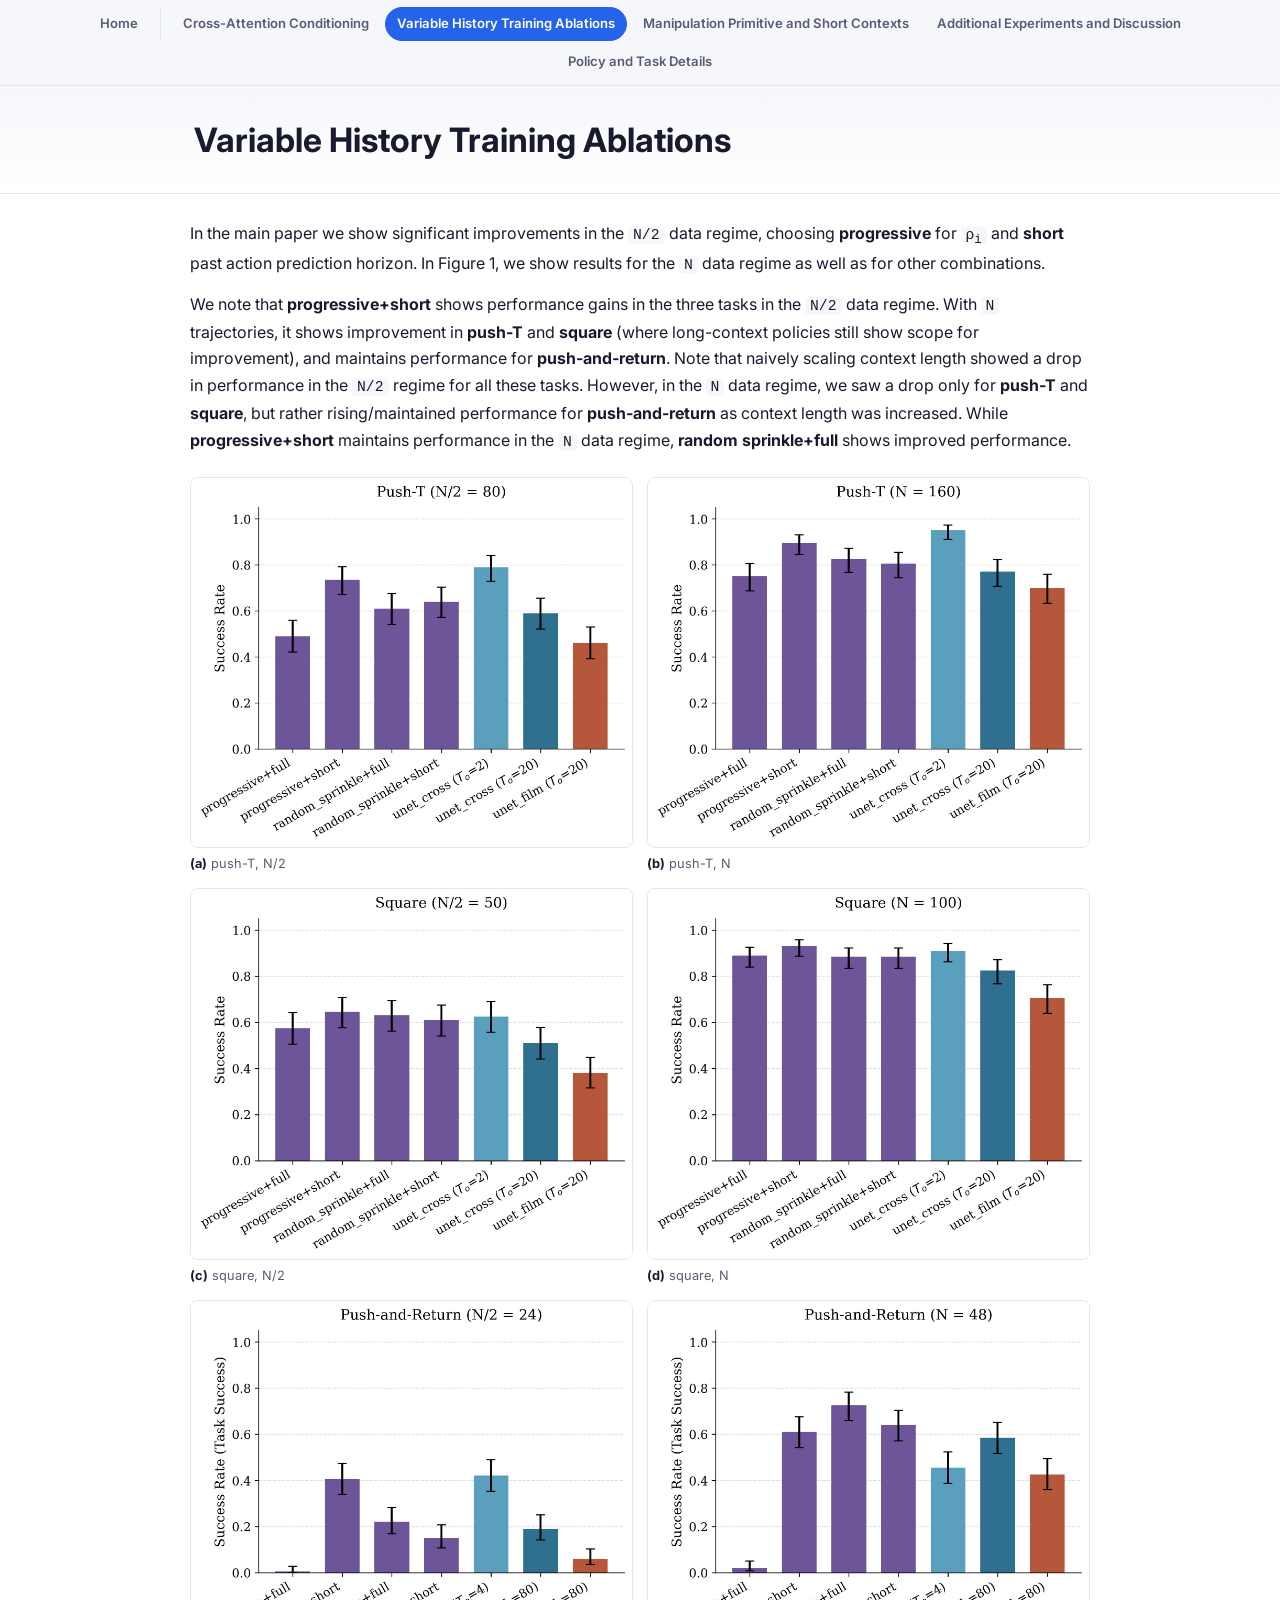
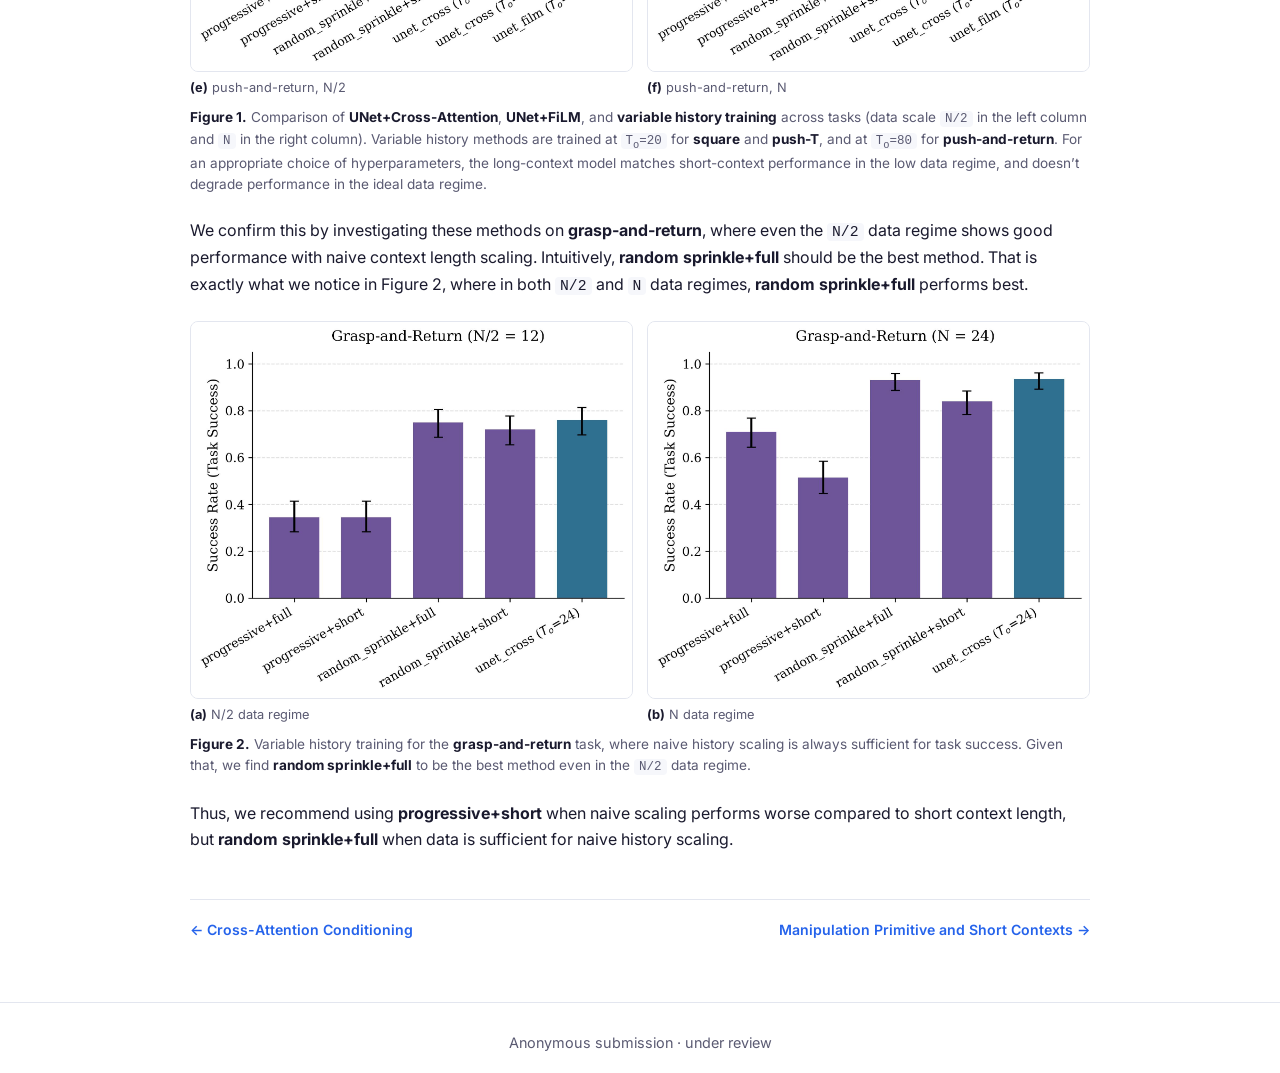
<file: appendix-variable-history.html>
<!DOCTYPE html>
<html lang="en">
<head>
  <meta charset="UTF-8" />
  <meta name="viewport" content="width=device-width, initial-scale=1.0" />
  <meta name="robots" content="noindex" />
  <title>Variable History Training Ablations</title>
  <link rel="preconnect" href="https://fonts.googleapis.com" />
  <link rel="preconnect" href="https://fonts.gstatic.com" crossorigin />
  <link href="https://fonts.googleapis.com/css2?family=Inter:wght@400;500;600;700;800&display=swap" rel="stylesheet" />
  <link rel="stylesheet" href="style.css" />
  <link rel="stylesheet" href="appendix.css" />
</head>
<body>
  <div class="topbar">
    <nav class="sitenav" aria-label="Appendix navigation">
      <a href="index.html">Home</a>
      <span class="sep"></span>
      <a href="appendix-cross-attention.html">Cross-Attention Conditioning</a>
      <a href="appendix-variable-history.html" aria-current="page">Variable History Training Ablations</a>
      <a href="appendix-grasp-short-context.html">Manipulation Primitive and Short Contexts</a>
      <a href="appendix-experiments-discussion.html">Additional Experiments and Discussion</a>
      <a href="appendix-policy-task-details.html">Policy and Task Details</a>
    </nav>
  </div>

  <header class="apx-hero">
    <div class="container">
      <h1>Variable History Training Ablations</h1>
    </div>
  </header>

  <main class="apx">
    <p>In the main paper we show significant improvements in the <span class="m">N/2</span> data
    regime, choosing <b>progressive</b> for <span class="m">&rho;<sub>i</sub></span> and <b>short</b>
    past action prediction horizon. In Figure&nbsp;1, we show results for the <span class="m">N</span>
    data regime as well as for other combinations.</p>

    <p>We note that <b>progressive+short</b> shows performance gains in the three tasks in the
    <span class="m">N/2</span> data regime. With <span class="m">N</span> trajectories, it shows
    improvement in <b>push-T</b> and <b>square</b> (where long-context policies still show scope for
    improvement), and maintains performance for <b>push-and-return</b>. Note that naively scaling
    context length showed a drop in performance in the <span class="m">N/2</span> regime for all these
    tasks. However, in the <span class="m">N</span> data regime, we saw a drop only for <b>push-T</b>
    and <b>square</b>, but rather rising/maintained performance for <b>push-and-return</b> as context
    length was increased. While <b>progressive+short</b> maintains performance in the
    <span class="m">N</span> data regime, <b>random sprinkle+full</b> shows improved performance.</p>

    <figure class="apx-fig">
      <div class="apx-grid">
        <figure style="margin:0"><img src="figures/solutions/variable_training_plots/appendix_study/push_t_variable_vs_cross_halfN.jpg" alt="Push-T N/2" /><figcaption><b>(a)</b> push-T, N/2</figcaption></figure>
        <figure style="margin:0"><img src="figures/solutions/variable_training_plots/appendix_study/push_t_variable_vs_cross_N.jpg" alt="Push-T N" /><figcaption><b>(b)</b> push-T, N</figcaption></figure>
        <figure style="margin:0"><img src="figures/solutions/variable_training_plots/appendix_study/square_variable_vs_cross_halfN.jpg" alt="Square N/2" /><figcaption><b>(c)</b> square, N/2</figcaption></figure>
        <figure style="margin:0"><img src="figures/solutions/variable_training_plots/appendix_study/square_variable_vs_cross_N.jpg" alt="Square N" /><figcaption><b>(d)</b> square, N</figcaption></figure>
        <figure style="margin:0"><img src="figures/solutions/variable_training_plots/appendix_study/push_and_return_strong_variable_vs_cross_halfN_A.jpg" alt="Push-and-return N/2" /><figcaption><b>(e)</b> push-and-return, N/2</figcaption></figure>
        <figure style="margin:0"><img src="figures/solutions/variable_training_plots/appendix_study/push_and_return_strong_variable_vs_cross_N_A.jpg" alt="Push-and-return N" /><figcaption><b>(f)</b> push-and-return, N</figcaption></figure>
      </div>
      <figcaption><span class="fignum">Figure 1.</span> Comparison of <b>UNet+Cross-Attention</b>,
      <b>UNet+FiLM</b>, and <b>variable history training</b> across tasks (data scale
      <span class="m">N/2</span> in the left column and <span class="m">N</span> in the right column).
      Variable history methods are trained at <span class="m">T<sub>o</sub>=20</span> for <b>square</b>
      and <b>push-T</b>, and at <span class="m">T<sub>o</sub>=80</span> for <b>push-and-return</b>. For
      an appropriate choice of hyperparameters, the long-context model matches short-context performance
      in the low data regime, and doesn&rsquo;t degrade performance in the ideal data regime.</figcaption>
    </figure>

    <p>We confirm this by investigating these methods on <b>grasp-and-return</b>, where even the
    <span class="m">N/2</span> data regime shows good performance with naive context length scaling.
    Intuitively, <b>random sprinkle+full</b> should be the best method. That is exactly what we notice
    in Figure&nbsp;2, where in both <span class="m">N/2</span> and <span class="m">N</span> data
    regimes, <b>random sprinkle+full</b> performs best.</p>

    <figure class="apx-fig">
      <div class="apx-grid">
        <figure style="margin:0"><img src="figures/solutions/variable_training_plots/appendix_study/grasp_and_return_variable_vs_cross_halfN_A.jpg" alt="Grasp-and-return N/2" /><figcaption><b>(a)</b> N/2 data regime</figcaption></figure>
        <figure style="margin:0"><img src="figures/solutions/variable_training_plots/appendix_study/grasp_and_return_variable_vs_cross_N_A.jpg" alt="Grasp-and-return N" /><figcaption><b>(b)</b> N data regime</figcaption></figure>
      </div>
      <figcaption><span class="fignum">Figure 2.</span> Variable history training for the
      <b>grasp-and-return</b> task, where naive history scaling is always sufficient for task success.
      Given that, we find <b>random sprinkle+full</b> to be the best method even in the
      <span class="m">N/2</span> data regime.</figcaption>
    </figure>

    <p>Thus, we recommend using <b>progressive+short</b> when naive scaling performs worse compared to
    short context length, but <b>random sprinkle+full</b> when data is sufficient for naive history
    scaling.</p>

    <div class="apx-pager">
      <a href="appendix-cross-attention.html">&larr; Cross-Attention Conditioning</a>
      <a href="appendix-grasp-short-context.html">Manipulation Primitive and Short Contexts &rarr;</a>
    </div>
  </main>

  <footer class="site-footer">
    <div class="container">
      <p>Anonymous submission &middot; under review</p>
    </div>
  </footer>
</body>
</html>
</file>
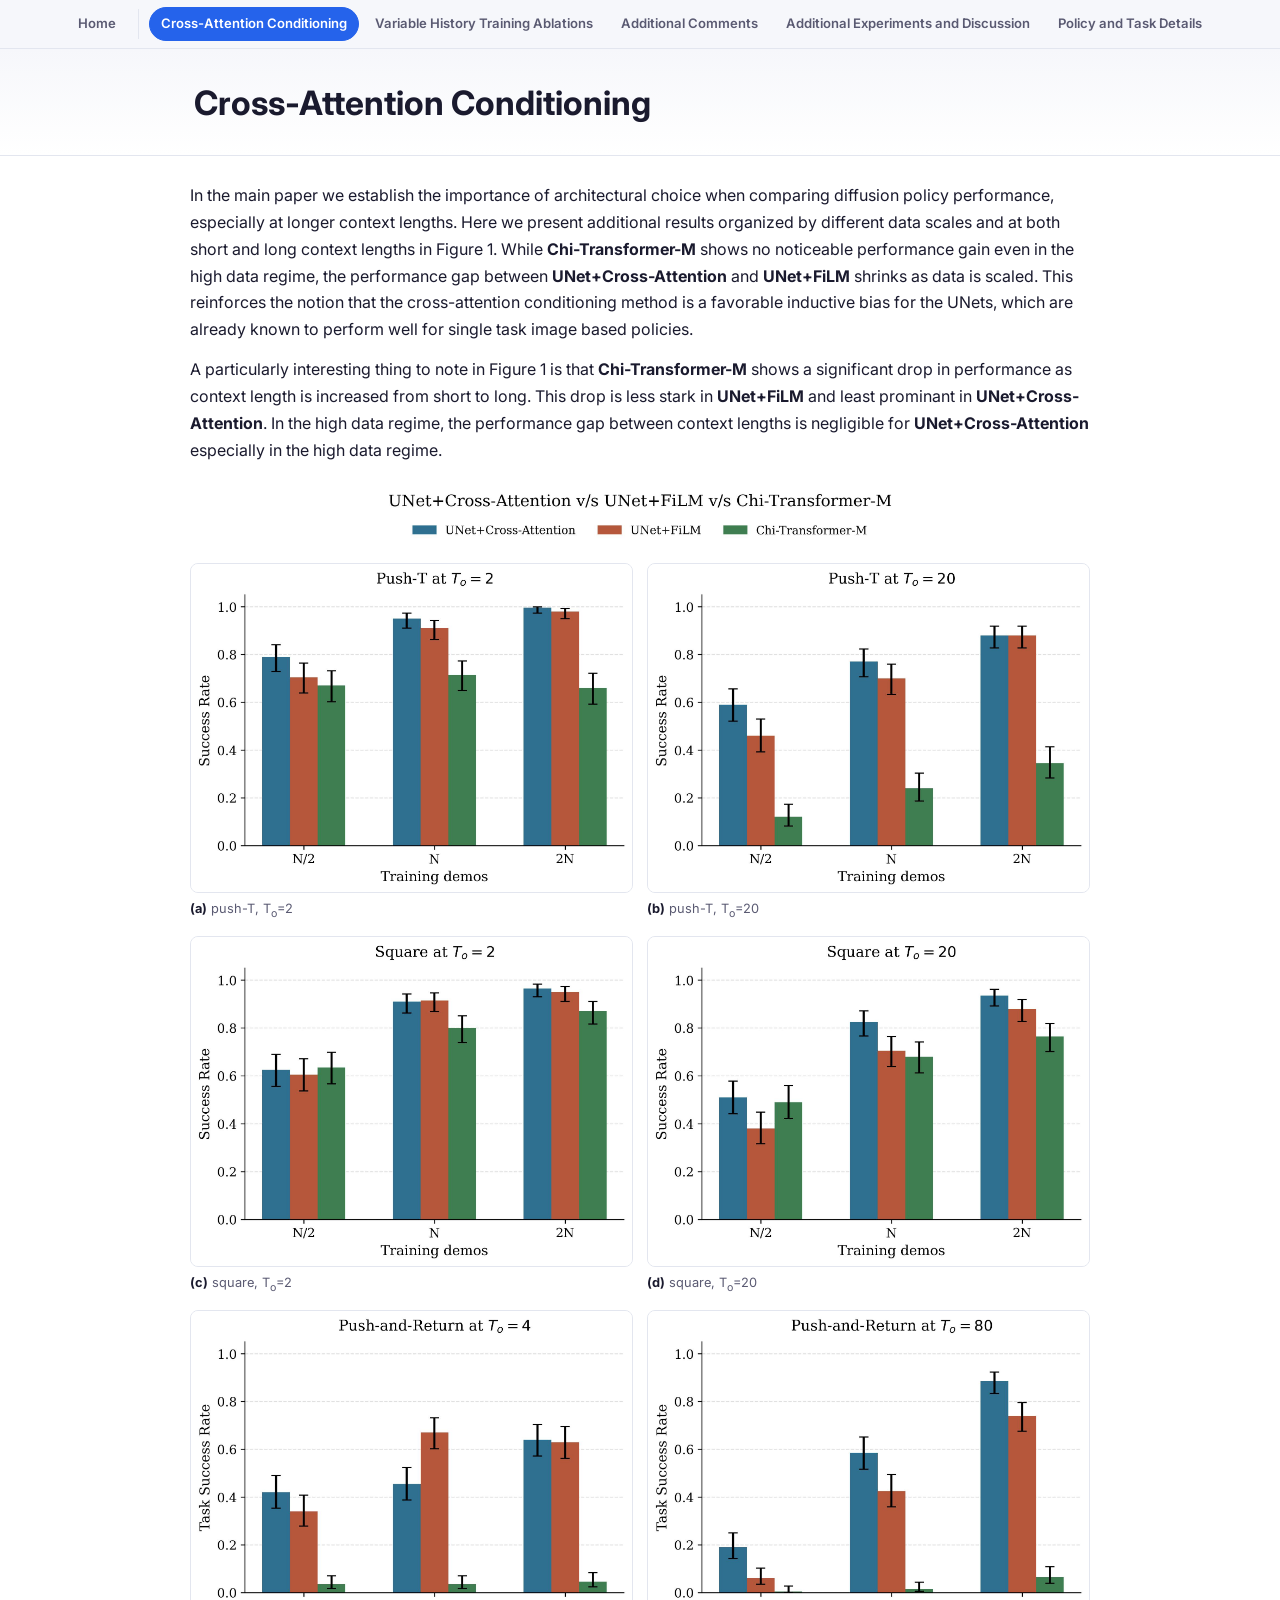
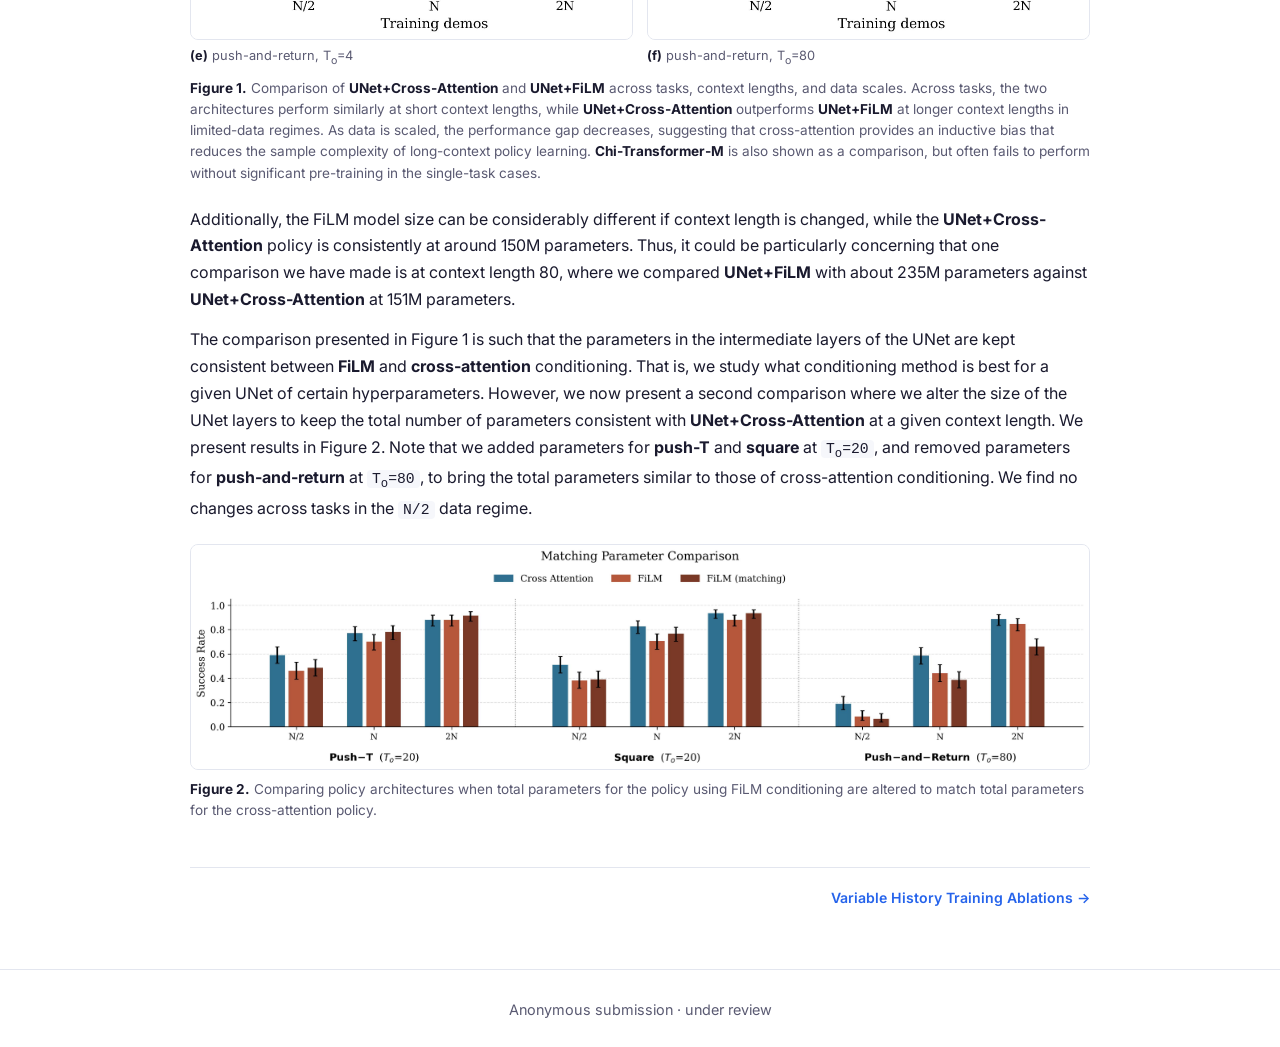
<file: cac.html>
<!DOCTYPE html>
<html lang="en">
<head>
  <meta charset="UTF-8" />
  <meta name="viewport" content="width=device-width, initial-scale=1.0" />
  <meta name="robots" content="noindex" />
  <title>Cross-Attention Conditioning</title>
  <link rel="preconnect" href="https://fonts.googleapis.com" />
  <link rel="preconnect" href="https://fonts.gstatic.com" crossorigin />
  <link href="https://fonts.googleapis.com/css2?family=Inter:wght@400;500;600;700;800&display=swap" rel="stylesheet" />
  <link rel="stylesheet" href="style.css" />
  <link rel="stylesheet" href="appendix.css" />
</head>
<body>
  <div class="topbar">
    <nav class="sitenav" aria-label="Appendix navigation">
      <a href="index.html">Home</a>
      <span class="sep"></span>
      <a href="cac.html" aria-current="page">Cross-Attention Conditioning</a>
      <a href="vht.html">Variable History Training Ablations</a>
      <a href="ac.html">Additional Comments</a>
      <a href="appendix-experiments-discussion.html">Additional Experiments and Discussion</a>
      <a href="appendix-policy-task-details.html">Policy and Task Details</a>
    </nav>
  </div>

  <header class="apx-hero">
    <div class="container">
      <h1>Cross-Attention Conditioning</h1>
    </div>
  </header>

  <main class="apx">
    <p>In the main paper we establish the importance of architectural choice when comparing diffusion
    policy performance, especially at longer context lengths. Here we present additional results
    organized by different data scales and at both short and long context lengths in Figure&nbsp;1. While <b>Chi-Transformer-M</b>
    shows no noticeable performance gain even in the high data regime, the performance gap between
    <b>UNet+Cross-Attention</b> and <b>UNet+FiLM</b> shrinks as data is scaled. This reinforces the
    notion that the cross-attention conditioning method is a favorable inductive bias for the UNets, which are already known
    to perform well for single task image based policies.</p>

    <p> A particularly interesting thing to note in Figure&nbsp;1 is that <b>Chi-Transformer-M</b> shows a significant drop in performance
    as context length is increased from short to long. This drop is less stark in <b>UNet+FiLM</b> and least prominant in 
    <b>UNet+Cross-Attention</b>. In the high data regime, the performance gap between context lengths is negligible for <b>UNet+Cross-Attention</b>
    especially in the high data regime.</p>

    <figure class="apx-fig">
      <img src="figures/solutions/architecture_compare_plots/title_legend.jpg" alt="Legend" style="max-width:520px;margin:0 auto 14px;border:none;" />
      <div class="apx-grid">
        <figure style="margin:0"><img src="figures/solutions/architecture_compare_plots/push_t_methods_vs_n_demos_x2.jpg" alt="Push-T at To=2" /><figcaption><b>(a)</b> push-T, T<sub>o</sub>=2</figcaption></figure>
        <figure style="margin:0"><img src="figures/solutions/architecture_compare_plots/push_t_methods_vs_n_demos_x20.jpg" alt="Push-T at To=20" /><figcaption><b>(b)</b> push-T, T<sub>o</sub>=20</figcaption></figure>
        <figure style="margin:0"><img src="figures/solutions/architecture_compare_plots/square_methods_vs_n_demos_x2.jpg" alt="Square at To=2" /><figcaption><b>(c)</b> square, T<sub>o</sub>=2</figcaption></figure>
        <figure style="margin:0"><img src="figures/solutions/architecture_compare_plots/square_methods_vs_n_demos_x20.jpg" alt="Square at To=20" /><figcaption><b>(d)</b> square, T<sub>o</sub>=20</figcaption></figure>
        <figure style="margin:0"><img src="figures/solutions/architecture_compare_plots/push_and_return_strong_methods_vs_n_demos_x4_A_no_legend.jpg" alt="Push-and-return at To=4" /><figcaption><b>(e)</b> push-and-return, T<sub>o</sub>=4</figcaption></figure>
        <figure style="margin:0"><img src="figures/solutions/architecture_compare_plots/push_and_return_strong_methods_vs_n_demos_x80_A_no_legend.jpg" alt="Push-and-return at To=80" /><figcaption><b>(f)</b> push-and-return, T<sub>o</sub>=80</figcaption></figure>
      </div>
      <figcaption><span class="fignum">Figure 1.</span> Comparison of <b>UNet+Cross-Attention</b> and
      <b>UNet+FiLM</b> across tasks, context lengths, and data scales. Across tasks, the two
      architectures perform similarly at short context lengths, while <b>UNet+Cross-Attention</b>
      outperforms <b>UNet+FiLM</b> at longer context lengths in limited-data regimes. As data is scaled,
      the performance gap decreases, suggesting that cross-attention provides an inductive bias that
      reduces the sample complexity of long-context policy learning. <b>Chi-Transformer-M</b> is also shown as a
      comparison, but often fails to perform without significant pre-training in the single-task
      cases.</figcaption>
    </figure>

    <p>Additionally, the FiLM model size can be considerably different if context length is changed,
    while the <b>UNet+Cross-Attention</b> policy is consistently at around 150M parameters. Thus, it
    could be particularly concerning that one comparison we have made is at context length 80, where we
    compared <b>UNet+FiLM</b> with about 235M parameters against <b>UNet+Cross-Attention</b> at 151M
    parameters.</p>

    <p>The comparison presented in Figure&nbsp;1 is such that the parameters in the intermediate layers
    of the UNet are kept consistent between <b>FiLM</b> and <b>cross-attention</b> conditioning. That
    is, we study what conditioning method is best for a given UNet of certain hyperparameters. However,
    we now present a second comparison where we alter the size of the UNet layers to keep the total
    number of parameters consistent with <b>UNet+Cross-Attention</b> at a given context length. We
    present results in Figure&nbsp;2. Note that we added parameters for <b>push-T</b> and <b>square</b>
    at <span class="m">T<sub>o</sub>=20</span>, and removed parameters for <b>push-and-return</b> at
    <span class="m">T<sub>o</sub>=80</span>, to bring the total parameters similar to those of
    cross-attention conditioning. We find no changes across tasks in the <span class="m">N/2</span>
    data regime.</p>

    <figure class="apx-fig">
      <img src="figures/appendix/matching_parameter_comparison_pr_uses_strong.jpg" alt="Parameter-matched architecture comparison" />
      <figcaption><span class="fignum">Figure 2.</span> Comparing policy architectures when total
      parameters for the policy using FiLM conditioning are altered to match total parameters for the
      cross-attention policy.</figcaption>
    </figure>

    <div class="apx-pager">
      <span>&nbsp;</span>
      <a href="vht.html">Variable History Training Ablations &rarr;</a>
    </div>
  </main>

  <footer class="site-footer">
    <div class="container">
      <p>Anonymous submission &middot; under review</p>
    </div>
  </footer>
</body>
</html>
</file>
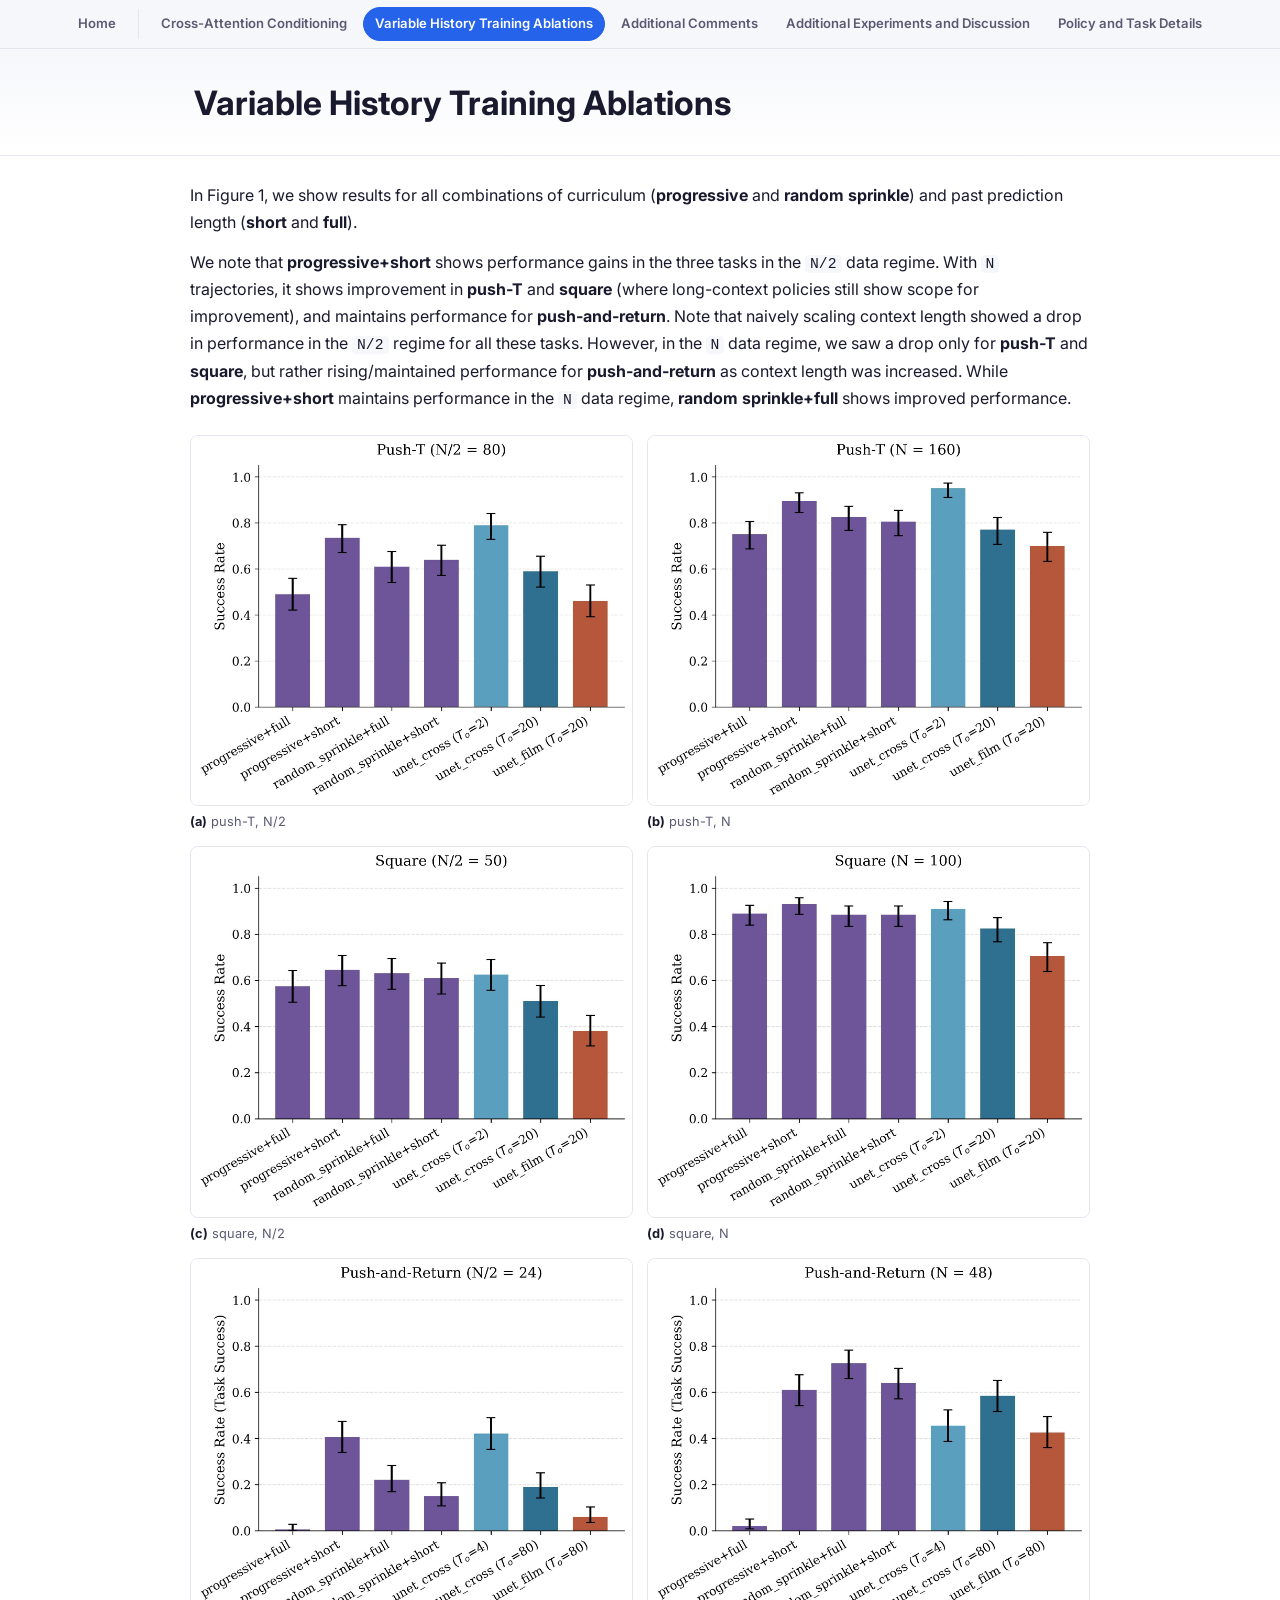
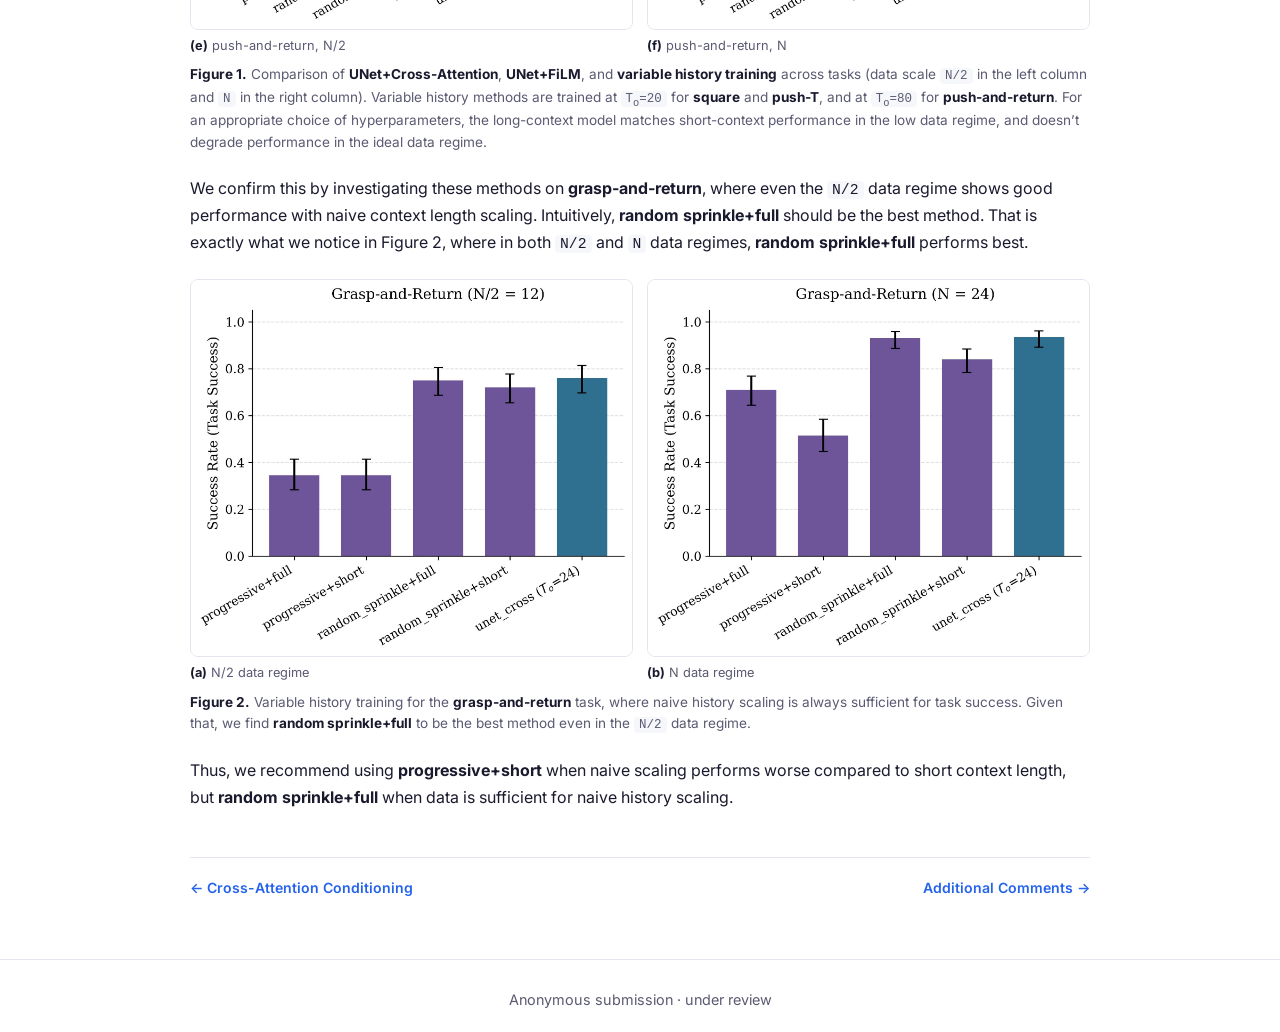
<file: vht.html>
<!DOCTYPE html>
<html lang="en">
<head>
  <meta charset="UTF-8" />
  <meta name="viewport" content="width=device-width, initial-scale=1.0" />
  <meta name="robots" content="noindex" />
  <title>Variable History Training Ablations</title>
  <link rel="preconnect" href="https://fonts.googleapis.com" />
  <link rel="preconnect" href="https://fonts.gstatic.com" crossorigin />
  <link href="https://fonts.googleapis.com/css2?family=Inter:wght@400;500;600;700;800&display=swap" rel="stylesheet" />
  <link rel="stylesheet" href="style.css" />
  <link rel="stylesheet" href="appendix.css" />
</head>
<body>
  <div class="topbar">
    <nav class="sitenav" aria-label="Appendix navigation">
      <a href="index.html">Home</a>
      <span class="sep"></span>
      <a href="cac.html">Cross-Attention Conditioning</a>
      <a href="vht.html" aria-current="page">Variable History Training Ablations</a>
      <a href="ac.html">Additional Comments</a>
      <a href="appendix-experiments-discussion.html">Additional Experiments and Discussion</a>
      <a href="appendix-policy-task-details.html">Policy and Task Details</a>
    </nav>
  </div>

  <header class="apx-hero">
    <div class="container">
      <h1>Variable History Training Ablations</h1>
    </div>
  </header>

  <main class="apx">
    <p>In Figure&nbsp;1, we show results for all combinations of curriculum (<b>progressive</b> and <b>random sprinkle</b>) and past prediction length
      (<b>short</b> and <b>full</b>).</p>

    <p>We note that <b>progressive+short</b> shows performance gains in the three tasks in the
    <span class="m">N/2</span> data regime. With <span class="m">N</span> trajectories, it shows
    improvement in <b>push-T</b> and <b>square</b> (where long-context policies still show scope for
    improvement), and maintains performance for <b>push-and-return</b>. Note that naively scaling
    context length showed a drop in performance in the <span class="m">N/2</span> regime for all these
    tasks. However, in the <span class="m">N</span> data regime, we saw a drop only for <b>push-T</b>
    and <b>square</b>, but rather rising/maintained performance for <b>push-and-return</b> as context
    length was increased. While <b>progressive+short</b> maintains performance in the
    <span class="m">N</span> data regime, <b>random sprinkle+full</b> shows improved performance.</p>

    <figure class="apx-fig">
      <div class="apx-grid">
        <figure style="margin:0"><img src="figures/solutions/variable_training_plots/appendix_study/push_t_variable_vs_cross_halfN.jpg" alt="Push-T N/2" /><figcaption><b>(a)</b> push-T, N/2</figcaption></figure>
        <figure style="margin:0"><img src="figures/solutions/variable_training_plots/appendix_study/push_t_variable_vs_cross_N.jpg" alt="Push-T N" /><figcaption><b>(b)</b> push-T, N</figcaption></figure>
        <figure style="margin:0"><img src="figures/solutions/variable_training_plots/appendix_study/square_variable_vs_cross_halfN.jpg" alt="Square N/2" /><figcaption><b>(c)</b> square, N/2</figcaption></figure>
        <figure style="margin:0"><img src="figures/solutions/variable_training_plots/appendix_study/square_variable_vs_cross_N.jpg" alt="Square N" /><figcaption><b>(d)</b> square, N</figcaption></figure>
        <figure style="margin:0"><img src="figures/solutions/variable_training_plots/appendix_study/push_and_return_strong_variable_vs_cross_halfN_A.jpg" alt="Push-and-return N/2" /><figcaption><b>(e)</b> push-and-return, N/2</figcaption></figure>
        <figure style="margin:0"><img src="figures/solutions/variable_training_plots/appendix_study/push_and_return_strong_variable_vs_cross_N_A.jpg" alt="Push-and-return N" /><figcaption><b>(f)</b> push-and-return, N</figcaption></figure>
      </div>
      <figcaption><span class="fignum">Figure 1.</span> Comparison of <b>UNet+Cross-Attention</b>,
      <b>UNet+FiLM</b>, and <b>variable history training</b> across tasks (data scale
      <span class="m">N/2</span> in the left column and <span class="m">N</span> in the right column).
      Variable history methods are trained at <span class="m">T<sub>o</sub>=20</span> for <b>square</b>
      and <b>push-T</b>, and at <span class="m">T<sub>o</sub>=80</span> for <b>push-and-return</b>. For
      an appropriate choice of hyperparameters, the long-context model matches short-context performance
      in the low data regime, and doesn&rsquo;t degrade performance in the ideal data regime.</figcaption>
    </figure>

    <p>We confirm this by investigating these methods on <b>grasp-and-return</b>, where even the
    <span class="m">N/2</span> data regime shows good performance with naive context length scaling.
    Intuitively, <b>random sprinkle+full</b> should be the best method. That is exactly what we notice
    in Figure&nbsp;2, where in both <span class="m">N/2</span> and <span class="m">N</span> data
    regimes, <b>random sprinkle+full</b> performs best.</p>

    <figure class="apx-fig">
      <div class="apx-grid">
        <figure style="margin:0"><img src="figures/solutions/variable_training_plots/appendix_study/grasp_and_return_variable_vs_cross_halfN_A.jpg" alt="Grasp-and-return N/2" /><figcaption><b>(a)</b> N/2 data regime</figcaption></figure>
        <figure style="margin:0"><img src="figures/solutions/variable_training_plots/appendix_study/grasp_and_return_variable_vs_cross_N_A.jpg" alt="Grasp-and-return N" /><figcaption><b>(b)</b> N data regime</figcaption></figure>
      </div>
      <figcaption><span class="fignum">Figure 2.</span> Variable history training for the
      <b>grasp-and-return</b> task, where naive history scaling is always sufficient for task success.
      Given that, we find <b>random sprinkle+full</b> to be the best method even in the
      <span class="m">N/2</span> data regime.</figcaption>
    </figure>

    <p>Thus, we recommend using <b>progressive+short</b> when naive scaling performs worse compared to
    short context length, but <b>random sprinkle+full</b> when data is sufficient for naive history
    scaling.</p>

    <div class="apx-pager">
      <a href="cac.html">&larr; Cross-Attention Conditioning</a>
      <a href="ac.html">Additional Comments &rarr;</a>
    </div>
  </main>

  <footer class="site-footer">
    <div class="container">
      <p>Anonymous submission &middot; under review</p>
    </div>
  </footer>
</body>
</html>
</file>
<file: style.css>
:root {
  --bg: #ffffff;
  --fg: #1a1a2e;
  --muted: #5a5a72;
  --accent: #2563eb;
  --accent-dark: #1d4ed8;
  --card-bg: #f6f7fb;
  --border: #e3e6ef;
  --banner-bg: #fff4e0;
  --banner-fg: #92560a;
  --banner-border: #f5c97a;
  --max: 860px;
}

* { box-sizing: border-box; }

html { scroll-behavior: smooth; }

body {
  margin: 0;
  font-family: 'Inter', -apple-system, BlinkMacSystemFont, 'Segoe UI', sans-serif;
  color: var(--fg);
  background: var(--bg);
  line-height: 1.65;
  -webkit-font-smoothing: antialiased;
}

.container {
  max-width: var(--max);
  margin: 0 auto;
  padding: 0 24px;
}

/* Sticky top bar (notice + jump nav) */
.topbar {
  position: sticky;
  top: 0;
  z-index: 50;
}

/* Construction / notice banner */
.construction-banner {
  display: flex;
  align-items: center;
  justify-content: center;
  gap: 12px;
  flex-wrap: wrap;
  background: var(--banner-bg);
  color: var(--banner-fg);
  border-bottom: 1px solid var(--banner-border);
  padding: 10px 16px;
  font-weight: 600;
  font-size: 0.95rem;
  text-align: center;
}
.construction-icon { font-style: normal; }

/* Section jump-nav */
.jumpnav {
  display: flex;
  flex-wrap: wrap;
  align-items: center;
  justify-content: center;
  gap: 6px 22px;
  background: rgba(255, 255, 255, 0.92);
  backdrop-filter: saturate(180%) blur(8px);
  border-bottom: 1px solid var(--border);
  padding: 10px 16px;
}
.jumpnav a {
  color: var(--muted);
  text-decoration: none;
  font-weight: 600;
  font-size: 0.9rem;
  transition: color 0.12s ease;
}
.jumpnav a:hover { color: var(--accent); }

/* offset anchored sections so the sticky top bar doesn't cover their headings */
#overview, #naive-scaling, #recommendations, #abstract { scroll-margin-top: 104px; }

/* Hero */
.hero {
  padding: 56px 0 36px;
  text-align: center;
  background:
    radial-gradient(1200px 400px at 50% -120px, #eef2ff 0%, transparent 70%);
  border-bottom: 1px solid var(--border);
}

.title {
  font-size: clamp(1.5rem, 3.6vw, 2.3rem);
  font-weight: 800;
  letter-spacing: -0.02em;
  line-height: 1.2;
  margin: 0 0 24px;
}
/* Each part stays on its own line; the long first line won't wrap internally on
   normal screens. On narrow phones we allow natural wrapping to avoid overflow. */
.title-line {
  display: block;
  white-space: nowrap;
}
@media (max-width: 640px) {
  .title-line { white-space: normal; }
}

.authors {
  display: flex;
  flex-wrap: wrap;
  justify-content: center;
  gap: 4px 16px;
  font-size: 1.08rem;
  margin-bottom: 10px;
}
.author a {
  color: var(--accent);
  text-decoration: none;
}
.author a:hover { text-decoration: underline; }
.author sup { color: var(--muted); font-size: 0.7em; }

.affiliations {
  color: var(--muted);
  font-size: 1.02rem;
  margin-bottom: 8px;
}
.footnote {
  color: var(--muted);
  font-size: 0.85rem;
  margin-bottom: 28px;
}

/* Link buttons */
.links {
  display: flex;
  flex-wrap: wrap;
  justify-content: center;
  gap: 12px;
}
.btn {
  display: inline-flex;
  align-items: center;
  gap: 8px;
  background: var(--fg);
  color: #fff;
  padding: 10px 20px;
  border-radius: 999px;
  font-weight: 600;
  font-size: 0.95rem;
  text-decoration: none;
  transition: transform 0.12s ease, background 0.12s ease;
}
.btn:hover { transform: translateY(-2px); background: #000; }
.btn-icon { font-style: normal; }
.btn-disabled {
  background: #c9ccda;
  color: #6c6f7e;
  cursor: not-allowed;
  pointer-events: none;
}
.soon { font-weight: 500; opacity: 0.8; font-size: 0.85em; }

/* Highlights / video reel */
.highlights {
  padding: 44px 0 8px;
  border-bottom: 1px solid var(--border);
  background: linear-gradient(180deg, #fafbff 0%, #ffffff 100%);
}
.section-lead {
  text-align: center;
  color: var(--muted);
  max-width: 640px;
  margin: -6px auto 28px;
  font-size: 1.02rem;
}
.video-grid {
  display: grid;
  grid-template-columns: repeat(3, 1fr);
  gap: 22px;
}
.video-card { margin: 0; }
.video-frame {
  position: relative;
  aspect-ratio: 16 / 10;
  border-radius: 14px;
  overflow: hidden;
  background: var(--card-bg);
  border: 1px solid var(--border);
  box-shadow: 0 6px 20px rgba(20, 24, 60, 0.06);
}
.video-frame video {
  width: 100%;
  height: 100%;
  object-fit: cover;
  display: block;
}

/* Custom muted-video controls: play/pause + seek only (no volume/unmute) */
.video-controls {
  position: absolute;
  left: 0;
  right: 0;
  bottom: 0;
  display: flex;
  align-items: center;
  gap: 10px;
  padding: 9px 12px;
  background: linear-gradient(transparent, rgba(10, 12, 30, 0.55));
}
.vc-btn {
  flex: 0 0 auto;
  display: inline-flex;
  align-items: center;
  justify-content: center;
  width: 30px;
  height: 30px;
  padding: 0;
  border: none;
  border-radius: 50%;
  background: rgba(255, 255, 255, 0.92);
  color: #14142c;
  cursor: pointer;
  transition: background 0.12s ease;
}
.vc-btn:hover { background: #fff; }
.vc-seek {
  flex: 1 1 auto;
  height: 4px;
  margin: 0;
  cursor: pointer;
  accent-color: #ffffff;
}
.video-card figcaption {
  margin-top: 12px;
  font-size: 0.92rem;
  color: var(--muted);
  line-height: 1.5;
}
.task-name {
  display: block;
  color: var(--fg);
  font-weight: 700;
  font-size: 1rem;
  margin-bottom: 2px;
}
.tag {
  display: inline-block;
  vertical-align: middle;
  font-size: 0.62rem;
  font-weight: 700;
  text-transform: uppercase;
  letter-spacing: 0.04em;
  color: var(--accent-dark);
  background: #e7edff;
  border-radius: 999px;
  padding: 2px 8px;
  margin-left: 6px;
}

/* Explainer figure rows */
.explainer h2 { margin-bottom: 28px; }
.figure-row {
  display: grid;
  grid-template-columns: 1fr 1fr;
  gap: 32px;
  align-items: center;
  margin-bottom: 36px;
}
.figure-row.reverse .figure-placeholder { order: 2; }
.figure-placeholder {
  aspect-ratio: 16 / 10;
  border-radius: 14px;
  background: var(--card-bg);
  border: 1px dashed var(--border);
  display: flex;
  flex-direction: column;
  align-items: center;
  justify-content: center;
  gap: 10px;
  text-align: center;
  color: var(--muted);
  font-size: 0.9rem;
  padding: 16px;
}
.figure-placeholder .construction-icon { font-size: 2rem; }
.figure-text h3 {
  font-size: 1.2rem;
  font-weight: 700;
  margin: 0 0 8px;
}
.figure-text p { margin: 0; color: #2a2a3c; }

@media (max-width: 820px) {
  .video-grid { grid-template-columns: 1fr; max-width: 460px; margin: 0 auto; }
  .figure-row, .figure-row.reverse { grid-template-columns: 1fr; gap: 16px; }
  .figure-row.reverse .figure-placeholder { order: 0; }
}

/* Sections */
main { padding: 48px 0 24px; }
section { margin-bottom: 48px; }
section h2 {
  font-size: 1.5rem;
  font-weight: 700;
  letter-spacing: -0.01em;
  margin: 0 0 16px;
  text-align: center;
}
.abstract p {
  color: #2a2a3c;
  font-size: 1.05rem;
  text-align: justify;
}

/* Coming-soon card */
.coming-soon-card {
  background: var(--card-bg);
  border: 1px dashed var(--border);
  border-radius: 16px;
  padding: 48px 24px;
  text-align: center;
  color: var(--muted);
}
.coming-soon-card .construction-icon { font-size: 2.2rem; display: block; margin-bottom: 8px; }
.coming-soon-card p { margin: 0; font-size: 1.02rem; }

/* BibTeX */
.bibtex pre {
  background: var(--card-bg);
  border: 1px solid var(--border);
  border-radius: 12px;
  padding: 20px;
  overflow-x: auto;
  font-size: 0.86rem;
  line-height: 1.5;
}
.bibtex code {
  font-family: 'SF Mono', 'Fira Code', Menlo, Consolas, monospace;
  color: #2a2a3c;
}

/* Footer */
.site-footer {
  border-top: 1px solid var(--border);
  padding: 28px 0;
  text-align: center;
  color: var(--muted);
  font-size: 0.9rem;
}
.site-footer p { margin: 0; }

/* =========================================================================
   Naïve-scaling section (animation opener + axis explorer + hardware)
   ========================================================================= */
:root{ --easy:#0d9488; --medium:#d97706; --hard:#dc2626; --short:#0d9488; --long:#7c3aed; }

.naive-scaling{ padding: 8px 0 24px; }
.ns-inner{ max-width: 980px; margin: 0 auto; padding: 0 24px; }
.ns-inner h2.sec-title{ font-size: 1.9rem; font-weight: 800; letter-spacing: -0.02em; text-align: center; margin: 0 0 14px; }
.sec-question{ text-align: center; font-size: 1.18rem; font-weight: 600; max-width: 660px; margin: 0 auto 28px; }
.ns-inner h3.block-title{ font-size: 1.3rem; font-weight: 700; margin: 0 0 6px; text-align: center; }
.block-lead{ text-align: center; color: var(--muted); max-width: 700px; margin: 0 auto 22px; }
.divider{ height: 1px; background: var(--border); max-width: 700px; margin: 52px auto; }

/* animation opener */
.ctx-anim{ background: linear-gradient(180deg,#fafbff,#fff); border: 1px solid var(--border); border-radius: 18px; padding: 30px 26px 26px; }
.strip{ display: flex; gap: 10px; align-items: flex-end; }
.slot{ flex: 1 1 0; min-width: 0; text-align: center; }
.frame{ position: relative; width: 100%; aspect-ratio: 1/1; border-radius: 10px; overflow: hidden; border: 1px dashed var(--border); background: var(--card-bg); transition: opacity .28s, transform .28s, border-color .28s, box-shadow .28s; opacity: .25; transform: scale(.9); }
.frame img{ width: 100%; height: 100%; object-fit: cover; display: block; opacity: 0; transition: opacity .28s; }
.slot.active .frame{ opacity: 1; transform: scale(1); border: 1px solid var(--accent); box-shadow: 0 6px 16px rgba(37,99,235,.15); }
.slot.active .frame img{ opacity: 1; }
.slot.newest .frame{ border-color: var(--accent-dark); box-shadow: 0 8px 20px rgba(37,99,235,.28); }
.frame.ell{ border: none; background: transparent; box-shadow: none; display: flex; align-items: center; justify-content: center; font-size: 1.9rem; font-weight: 700; color: var(--muted); }
.slot.active .frame.ell{ color: var(--fg); }
.tstamp{ margin-top: 7px; font-size: .78rem; color: var(--muted); transition: color .3s; }
.slot.active .tstamp{ color: var(--fg); font-weight: 600; }
.qarrow{ margin: 16px 0 4px; }
.qline{ position: relative; width: 100%; height: 16px; }
.qtrack{ position: absolute; right: 0; top: 0; height: 16px; display: flex; align-items: center; width: 12.5%; transition: width .48s linear; }
.qhead{ flex: 0 0 auto; width: 0; height: 0; border-top: 8px solid transparent; border-bottom: 8px solid transparent; border-right: 13px solid var(--accent); }
.qbar{ flex: 1 1 auto; height: 3px; background: var(--accent); border-radius: 2px; }
.flow{ margin-top: 24px; display: flex; flex-direction: column; align-items: center; gap: 10px; }
.merge{ font-size: .85rem; color: var(--muted); }
.down{ color: var(--muted); font-size: 1.5rem; line-height: 1; }
.policy-box{ background: var(--fg); color: #fff; border-radius: 14px; padding: 14px 26px; font-weight: 600; text-align: center; box-shadow: 0 8px 22px rgba(20,24,60,.18); }
.policy-box small{ display: block; font-weight: 500; opacity: .7; font-size: .78rem; margin-top: 2px; }
.actions-out{ font-weight: 600; color: var(--accent-dark); }

/* axis explorer */
.axis-tabs{ display: flex; justify-content: center; gap: 10px; flex-wrap: wrap; margin-bottom: 14px; }
.axis-tab{ border: 1px solid var(--border); background: #fff; color: var(--fg); border-radius: 999px; padding: 9px 18px; font-weight: 600; font-size: .95rem; cursor: pointer; transition: all .15s; font-family: inherit; }
.axis-tab:hover{ border-color: var(--accent); }
.axis-tab.active{ background: var(--fg); color: #fff; border-color: var(--fg); }
.scale-legend{ display: flex; align-items: center; justify-content: center; gap: 16px; color: var(--muted); font-size: .85rem; margin-bottom: 26px; flex-wrap: wrap; }
.scale-legend .lg{ display: inline-flex; align-items: center; gap: 7px; }
.scale-legend .ld{ border-radius: 50%; background: var(--accent); }
.scale-legend .lg:nth-child(1) .ld{ width: 9px; height: 9px; opacity: .4; }
.scale-legend .lg:nth-child(2) .ld{ width: 13px; height: 13px; opacity: .7; }
.scale-legend .lg:nth-child(3) .ld{ width: 17px; height: 17px; opacity: 1; }

.group{ margin-bottom: 26px; }
.group-head{ border-left: 4px solid var(--gc,var(--border)); padding-left: 12px; margin-bottom: 14px; }
.group-title{ font-weight: 700; font-size: 1.08rem; }
.group-take{ display: block; color: var(--muted); font-size: .92rem; margin-top: 2px; }
.card-row{ display: flex; flex-wrap: wrap; gap: 16px; justify-content: center; }
.task-card{ width: 296px; border: 1px solid var(--border); border-radius: 14px; padding: 12px; background: #fff; }
.tc-name{ font-weight: 700; margin: 0 0 6px; display: flex; align-items: baseline; gap: 8px; flex-wrap: wrap; }
.tc-sub{ color: var(--muted); font-weight: 500; font-size: .85rem; }
.tc-tags{ display: flex; gap: 6px; margin: 0 0 10px; }
.chip{ font-size: .66rem; font-weight: 700; text-transform: uppercase; letter-spacing: .03em; border-radius: 999px; padding: 2px 8px; }
.chip.mem-short{ color: var(--short); background: #d9f4f0; }
.chip.mem-long{ color: var(--long); background: #efe6fd; }
.chip.p-easy{ color: var(--easy); background: #d9f4f0; }
.chip.p-medium{ color: var(--medium); background: #fdeed6; }
.chip.p-hard{ color: var(--hard); background: #fde0e0; }
.tc-vid{ position: relative; width: 66%; aspect-ratio: 4/3; border-radius: 10px; overflow: hidden; background: #000; margin: 0 auto 12px; display: flex; align-items: center; justify-content: center; }
.tc-vid video{ width: 100%; height: 100%; object-fit: cover; display: block; }
.tc-vid.small-vid{ background: var(--card-bg); }
.tc-vid.small-vid video{ object-fit: contain; }
.tc-plot{ border: 1px solid var(--border); border-radius: 8px; background: #fff; }
.tc-plot img{ width: 100%; display: block; border-radius: 8px; }

/* hardware */
.hw{ display: grid; grid-template-columns: 1fr 1fr; gap: 24px; align-items: center; max-width: 780px; margin: 0 auto; }
.hw .vid{ position: relative; border-radius: 14px; overflow: hidden; aspect-ratio: 16/9; background: #000; border: 1px solid var(--border); }
.hw .vid video{ width: 100%; height: 100%; object-fit: cover; display: block; }
.hw-plot{ border: 1px solid var(--border); border-radius: 12px; background: #fff; padding: 10px; }
.hw-plot img{ width: 100%; display: block; border-radius: 6px; }
.badge{ display: inline-block; font-size: .7rem; font-weight: 700; text-transform: uppercase; letter-spacing: .04em; border-radius: 999px; padding: 2px 9px; color: #92560a; background: #fff4e0; vertical-align: middle; }

@media(max-width:680px){
  .task-card{ width: 100%; max-width: 340px; }
  .hw{ grid-template-columns: 1fr; }
}

/* =========================================================================
   Recommendations section — architecture placeholder + Variable History
   ========================================================================= */
:root{ --past:#2563eb; --past-bg:#dbe6ff; --future:#d97706; --future-bg:#fde7cf; }

.recommendations{ padding: 8px 0 24px; }
.sec-lead{ text-align: center; color: var(--muted); max-width: 740px; margin: 0 auto 8px; font-size: 1.05rem; }
.sec-lead b{ color: var(--fg); }
.eval-line{ text-align: center; font-weight: 600; margin: 0 auto 24px; }

/* architecture placeholder */
.placeholder-box{ background: var(--card-bg); border: 1px dashed var(--border); border-radius: 14px; padding: 30px 24px; text-align: center; color: var(--muted); max-width: 700px; margin: 0 auto; }
.placeholder-box .construction-icon{ font-size: 1.8rem; display: block; margin-bottom: 6px; }
.placeholder-box p{ margin: 0; }

/* legend */
.legend{ display: flex; gap: 18px; justify-content: center; flex-wrap: wrap; margin-bottom: 22px; font-size: .84rem; color: var(--muted); }
.legend .lk{ display: inline-flex; align-items: center; gap: 7px; }
.legend .sw{ width: 15px; height: 15px; border-radius: 4px; border: 1px solid var(--border); }
.sw.obs{ background: #c9ccda; }
.sw.past{ background: var(--past-bg); border-color: var(--past); }
.sw.future{ background: var(--future-bg); border-color: var(--future); }

/* tabs */
.tabs{ display: flex; justify-content: center; gap: 10px; flex-wrap: wrap; margin-bottom: 16px; }
.tab{ border: 1px solid var(--border); background: #fff; color: var(--fg); border-radius: 999px; padding: 9px 20px; font-weight: 600; font-size: .95rem; cursor: pointer; font-family: inherit; transition: all .15s; }
.tab:hover{ border-color: var(--accent); }
.tab.active{ background: var(--fg); color: #fff; border-color: var(--fg); }

/* curriculum panel */
.curr{ background: linear-gradient(180deg,#fafbff,#fff); border: 1px solid var(--border); border-radius: 16px; padding: 20px 22px 16px; }
.curr-desc{ text-align: center; color: var(--muted); font-size: .92rem; margin: 0 auto 6px; max-width: 680px; }
.train-label{ text-align: center; font-size: .78rem; font-weight: 600; text-transform: uppercase; letter-spacing: .05em; color: var(--accent-dark); margin-bottom: 12px; }

.track{ display: flex; align-items: flex-start; justify-content: space-between; gap: 10px; padding: 0 4px; overflow-x: auto; }
.dg{ flex: 0 0 auto; background: #fff; border: 1px solid var(--border); border-radius: 9px; padding: 7px; display: flex; flex-direction: column; gap: 5px; opacity: .28; transition: opacity .25s, box-shadow .25s, transform .25s; }
.dg.on{ opacity: 1; box-shadow: 0 6px 16px rgba(37,99,235,.16); transform: translateY(-2px); border-color: var(--accent); }
.dg-row{ display: flex; gap: 3px; }
.cell{ width: 17px; height: 17px; border-radius: 4px; }
.cell.obs{ background: var(--card-bg); border: 1px solid var(--border); overflow: hidden; }
.cell.obs img{ width: 100%; height: 100%; object-fit: cover; display: block; }
.cell.past{ background: var(--past-bg); border: 1px solid var(--past); }
.cell.future{ background: var(--future-bg); border: 1px solid var(--future); }
.cell.empty{ visibility: hidden; }

/* training-step arrow axis */
.axis{ position: relative; height: 30px; margin-top: 14px; }
.axis .line{ position: absolute; left: 0; right: 16px; top: 9px; height: 3px; border-radius: 2px; background: var(--border); }
.axis .prog{ position: absolute; left: 0; top: 9px; height: 3px; border-radius: 2px; background: var(--accent); width: 0; }
.axis .head{ position: absolute; top: 4px; width: 0; height: 0; border-top: 6px solid transparent; border-bottom: 6px solid transparent; border-left: 11px solid var(--accent); transform: translateX(-2px); }
.axis .lbl{ position: absolute; right: 0; top: 14px; font-size: .78rem; color: var(--muted); }

/* variable-history result */
.vh-result{ margin-top: 34px; }
.vh-take{ text-align: center; max-width: 760px; margin: 0 auto 18px; font-size: 1.02rem; }
.vh-fig{ border: 1px solid var(--border); border-radius: 14px; background: #fff; padding: 14px; max-width: 900px; margin: 0 auto; }
.vh-fig img{ width: 100%; display: block; border-radius: 8px; }
.vh-fig figcaption{ text-align: center; color: var(--muted); font-size: .86rem; margin-top: 10px; }
.vh-more{ text-align: center; color: var(--muted); font-size: .92rem; margin: 16px auto 0; }

@media(max-width:680px){ .track{ justify-content: flex-start; } .cell{ width: 14px; height: 14px; } }

/* ---- Architecture subsection ---- */
.arch-diagram{ max-width: 560px; margin: 0 auto 26px; }
.arch-glabel{ text-align: center; font-weight: 700; font-size: .92rem; color: var(--fg); margin-bottom: 10px; }
.arch-glabel span{ font-weight: 500; color: var(--muted); }
.arch-backbones{ display: grid; grid-template-columns: 1fr 1fr; gap: 14px; }
.arch-cards{ display: grid; grid-template-columns: 1fr 1fr; gap: 14px; }
.arch-card{ margin: 0; border: 1px solid var(--border); border-radius: 12px; padding: 10px; background: #fff; text-align: center; }
.arch-card.best{ border-color: var(--accent); box-shadow: 0 6px 16px rgba(37,99,235,.12); }
.arch-img{ height: 116px; border-radius: 8px; background: var(--card-bg); display: flex; align-items: center; justify-content: center; overflow: hidden; padding: 6px; }
.arch-img img{ max-width: 100%; max-height: 100%; object-fit: contain; display: block; }
.arch-card figcaption{ margin-top: 8px; font-weight: 700; font-size: .95rem; }
.arch-badge{ display: inline-block; font-size: .6rem; font-weight: 700; text-transform: uppercase; letter-spacing: .04em; color: #fff; background: var(--accent); border-radius: 999px; padding: 2px 7px; vertical-align: middle; margin-left: 4px; }

/* UNet card reveals its conditioning methods on hover/tap */
.arch-unet{ cursor: pointer; }
.arch-hint{ margin-top: 6px; font-size: .74rem; font-weight: 500; color: var(--accent-dark); transition: opacity .2s; }
.arch-unet.open .arch-hint{ opacity: .45; }
.arch-cond-panel{ max-height: 0; opacity: 0; overflow: hidden; margin-top: 0; transition: max-height .32s ease, opacity .28s ease, margin-top .32s ease; }
.arch-cond-panel.show{ max-height: 320px; opacity: 1; margin-top: 16px; }
.arch-cond-panel .arch-glabel{ position: relative; }
.arch-cond-panel .arch-glabel::before{ content: "↳ "; color: var(--accent); font-weight: 700; }

.arch-takeaways{ display: flex; flex-direction: column; gap: 10px; max-width: 760px; margin: 0 auto 26px; }
.arch-take{ display: flex; align-items: flex-start; gap: 12px; background: var(--card-bg); border: 1px solid var(--border); border-radius: 12px; padding: 12px 16px; font-size: 1rem; }
.arch-take-k{ flex: 0 0 auto; width: 22px; height: 22px; border-radius: 50%; background: var(--accent); color: #fff; font-weight: 700; font-size: .82rem; display: inline-flex; align-items: center; justify-content: center; }
</file>
<file: appendix.css>
/* Appendix pages — layered on top of style.css, reusing its custom properties. */

:root {
  --apx-max: 940px;
}

/* ---- Site-wide nav (Home + appendix tabs) ---- */
.sitenav {
  display: flex;
  flex-wrap: wrap;
  gap: 4px;
  justify-content: center;
  padding: 7px 12px;
  background: var(--card-bg);
  border-bottom: 1px solid var(--border);
}
.sitenav a {
  font-size: 0.82rem;
  font-weight: 600;
  color: var(--muted);
  text-decoration: none;
  padding: 5px 11px;
  border-radius: 999px;
  border: 1px solid transparent;
  white-space: nowrap;
  transition: background .15s, color .15s, border-color .15s;
}
.sitenav a:hover { color: var(--accent); background: #fff; border-color: var(--border); }
.sitenav a[aria-current="page"] {
  color: #fff;
  background: var(--accent);
  border-color: var(--accent);
}
.sitenav .sep { width: 1px; background: var(--border); margin: 2px 6px; align-self: stretch; }

/* ---- Appendix header ---- */
.apx-hero {
  padding: 34px 0 22px;
  border-bottom: 1px solid var(--border);
  background: linear-gradient(180deg, var(--card-bg), #fff);
}
.apx-hero .container { max-width: var(--apx-max); }
.apx-kicker {
  font-size: 0.74rem;
  font-weight: 700;
  letter-spacing: .09em;
  text-transform: uppercase;
  color: var(--accent);
  margin-bottom: 7px;
}
.apx-hero h1 {
  font-size: clamp(1.5rem, 3.4vw, 2.1rem);
  line-height: 1.2;
  margin: 0 0 10px;
  color: var(--fg);
}
.apx-hero .apx-lead { color: var(--muted); font-size: 0.97rem; margin: 0; max-width: 72ch; }

/* ---- Appendix body ---- */
.apx { max-width: var(--apx-max); margin: 0 auto; padding: 26px 20px 60px; }
.apx h2 {
  font-size: 1.22rem;
  margin: 34px 0 10px;
  padding-bottom: 6px;
  border-bottom: 2px solid var(--border);
  color: var(--fg);
}
.apx h2:first-child { margin-top: 6px; }
.apx h3 { font-size: 1.02rem; margin: 22px 0 7px; color: var(--fg); }
.apx p { line-height: 1.68; color: var(--fg); margin: 0 0 13px; }
.apx ul, .apx ol { line-height: 1.68; padding-left: 1.3em; margin: 0 0 13px; }
.apx li { margin-bottom: 7px; }
.apx b, .apx strong { color: var(--fg); }

/* Figures */
.apx-fig { margin: 22px 0; }
.apx-fig img {
  width: 100%;
  height: auto;
  display: block;
  border: 1px solid var(--border);
  border-radius: 8px;
  background: #fff;
}
.apx-fig figcaption {
  font-size: 0.85rem;
  color: var(--muted);
  line-height: 1.55;
  margin-top: 9px;
}
.apx-fig figcaption .fignum { font-weight: 700; color: var(--fg); }
.apx-grid { display: grid; gap: 14px; grid-template-columns: repeat(2, minmax(0, 1fr)); }
.apx-grid.one { grid-template-columns: 1fr; }
.apx-grid.three { grid-template-columns: repeat(3, minmax(0, 1fr)); }
.apx-grid figcaption { margin-top: 6px; font-size: 0.8rem; }
@media (max-width: 720px) {
  .apx-grid, .apx-grid.three { grid-template-columns: 1fr; }
}

/* Tables — wide ones scroll rather than breaking the page */
.apx-tablewrap { overflow-x: auto; margin: 18px 0; }
.apx table {
  border-collapse: collapse;
  width: 100%;
  font-size: 0.87rem;
  min-width: 460px;
}
.apx caption {
  caption-side: top;
  text-align: left;
  font-size: 0.85rem;
  color: var(--muted);
  line-height: 1.55;
  padding-bottom: 9px;
}
.apx caption .fignum { font-weight: 700; color: var(--fg); }
.apx th, .apx td { padding: 7px 11px; text-align: left; }
.apx thead th { border-bottom: 2px solid var(--fg); font-weight: 700; color: var(--fg); }
.apx tbody tr + tr td { border-top: 1px solid var(--border); }
.apx tbody tr:last-child td { border-bottom: 2px solid var(--fg); }
.apx td.num, .apx th.num { text-align: center; font-variant-numeric: tabular-nums; }
.apx tr.grouprow td { font-style: italic; color: var(--muted); background: var(--card-bg); }

/* Callout for "this content is from the paper appendix" */
.apx-note {
  background: var(--card-bg);
  border: 1px solid var(--border);
  border-left: 3px solid var(--accent);
  border-radius: 6px;
  padding: 12px 15px;
  font-size: 0.88rem;
  color: var(--muted);
  line-height: 1.6;
  margin: 0 0 24px;
}

/* Prev / next footer nav */
.apx-pager {
  display: flex;
  justify-content: space-between;
  gap: 12px;
  margin-top: 46px;
  padding-top: 18px;
  border-top: 1px solid var(--border);
  font-size: 0.88rem;
}
.apx-pager a { color: var(--accent); text-decoration: none; font-weight: 600; }
.apx-pager a:hover { text-decoration: underline; }
.apx-pager span { color: var(--muted); }

/* Inline math-ish notation */
.apx code, .apx .m {
  font-family: ui-monospace, SFMono-Regular, Menlo, monospace;
  font-size: 0.92em;
  background: var(--card-bg);
  padding: 1px 5px;
  border-radius: 4px;
}

/* Two section links at the top of a page */
.apx-toc { display: flex; flex-direction: column; align-items: flex-start; gap: 8px; margin: 0 0 26px; }
.apx-toc a {
  font-size: 0.88rem;
  font-weight: 600;
  color: var(--accent);
  text-decoration: none;
  padding: 7px 13px;
  border: 1px solid var(--border);
  border-radius: 999px;
  background: var(--card-bg);
  transition: background .15s, border-color .15s;
}
.apx-toc a:hover { background: #fff; border-color: var(--accent); }

/* Reference list */
.apx-refs { list-style: none; padding-left: 0; margin: 0; counter-reset: ref; }
.apx-refs li {
  display: grid;
  grid-template-columns: minmax(9.5em, max-content) 1fr;
  gap: 4px 14px;
  font-size: 0.87rem;
  line-height: 1.6;
  color: var(--muted);
  padding: 9px 0;
  border-bottom: 1px solid var(--border);
}
.apx-refs li:last-child { border-bottom: none; }
.apx-refs .ref-label { font-weight: 700; color: var(--fg); white-space: nowrap; }
.apx-refs a { color: var(--accent); text-decoration: none; word-break: break-all; }
.apx-refs a:hover { text-decoration: underline; }
@media (max-width: 620px) {
  .apx-refs li { grid-template-columns: 1fr; gap: 2px; }
}
</file>
